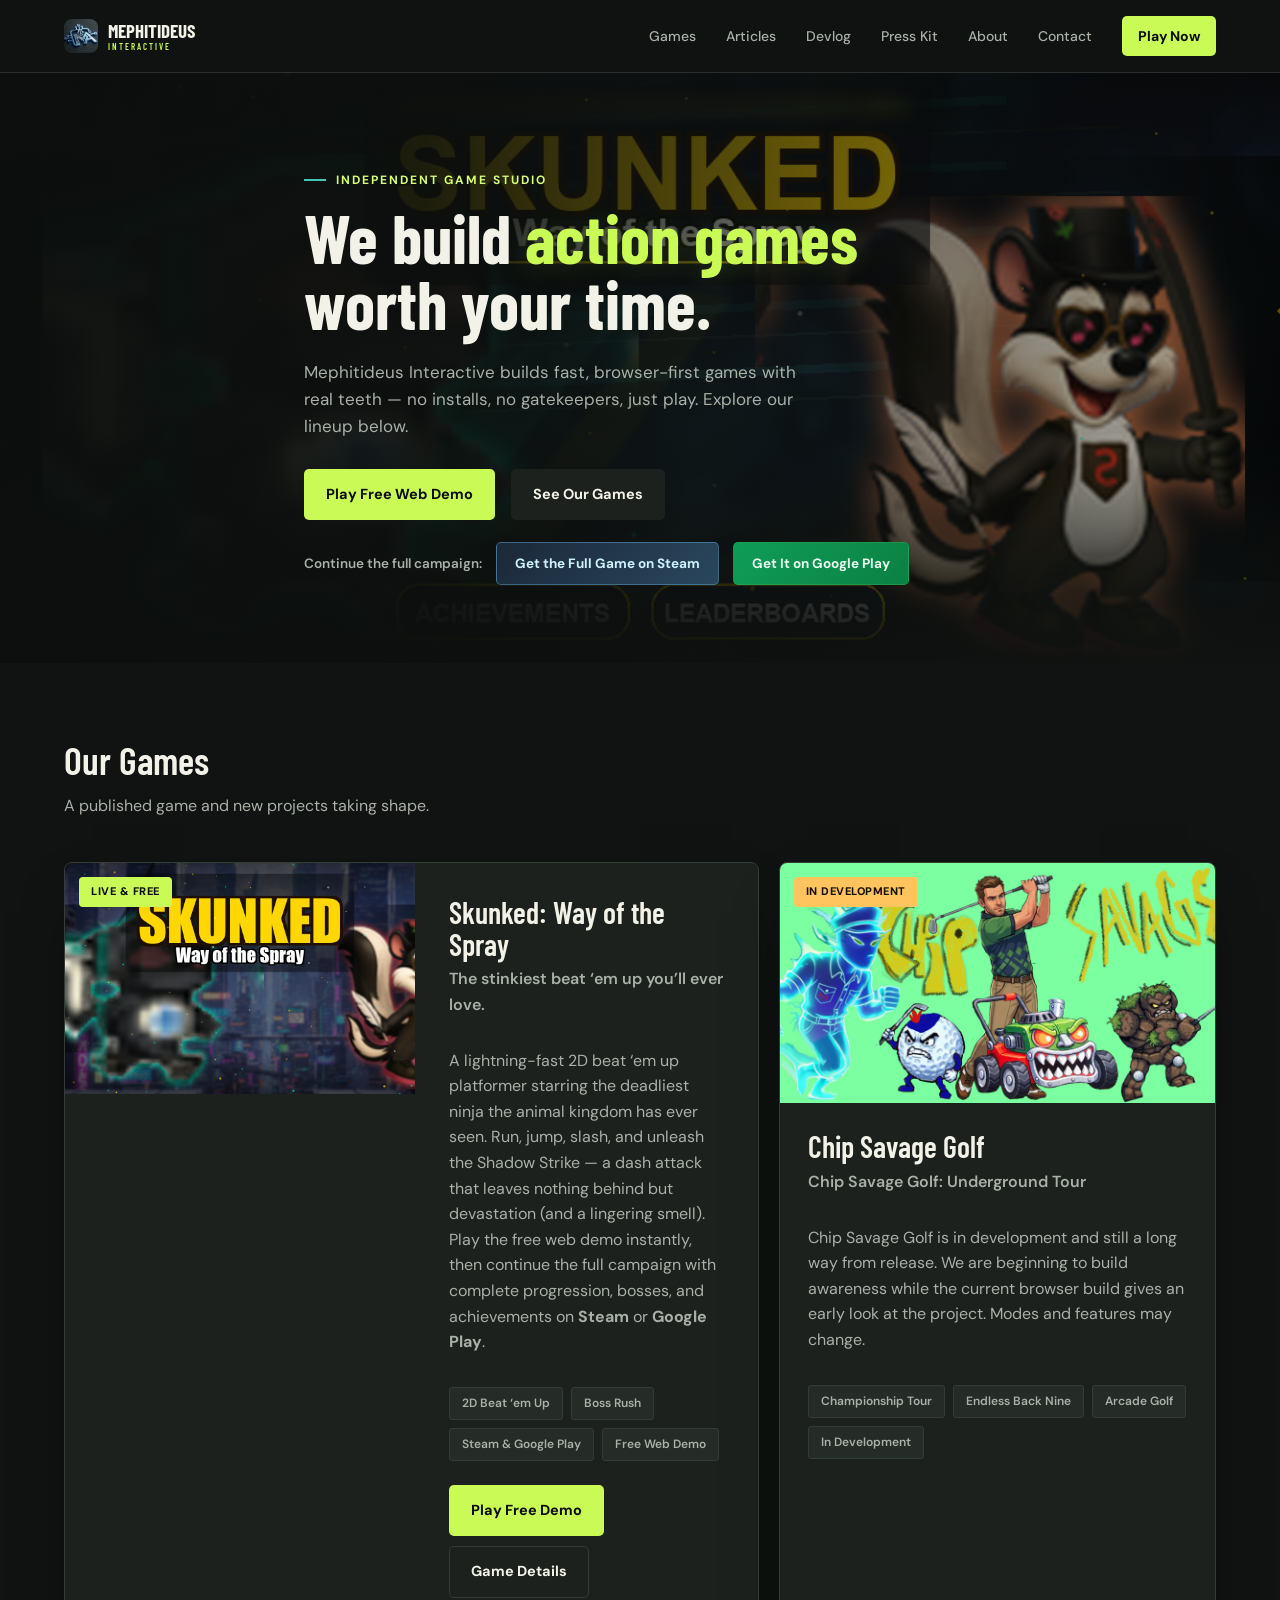
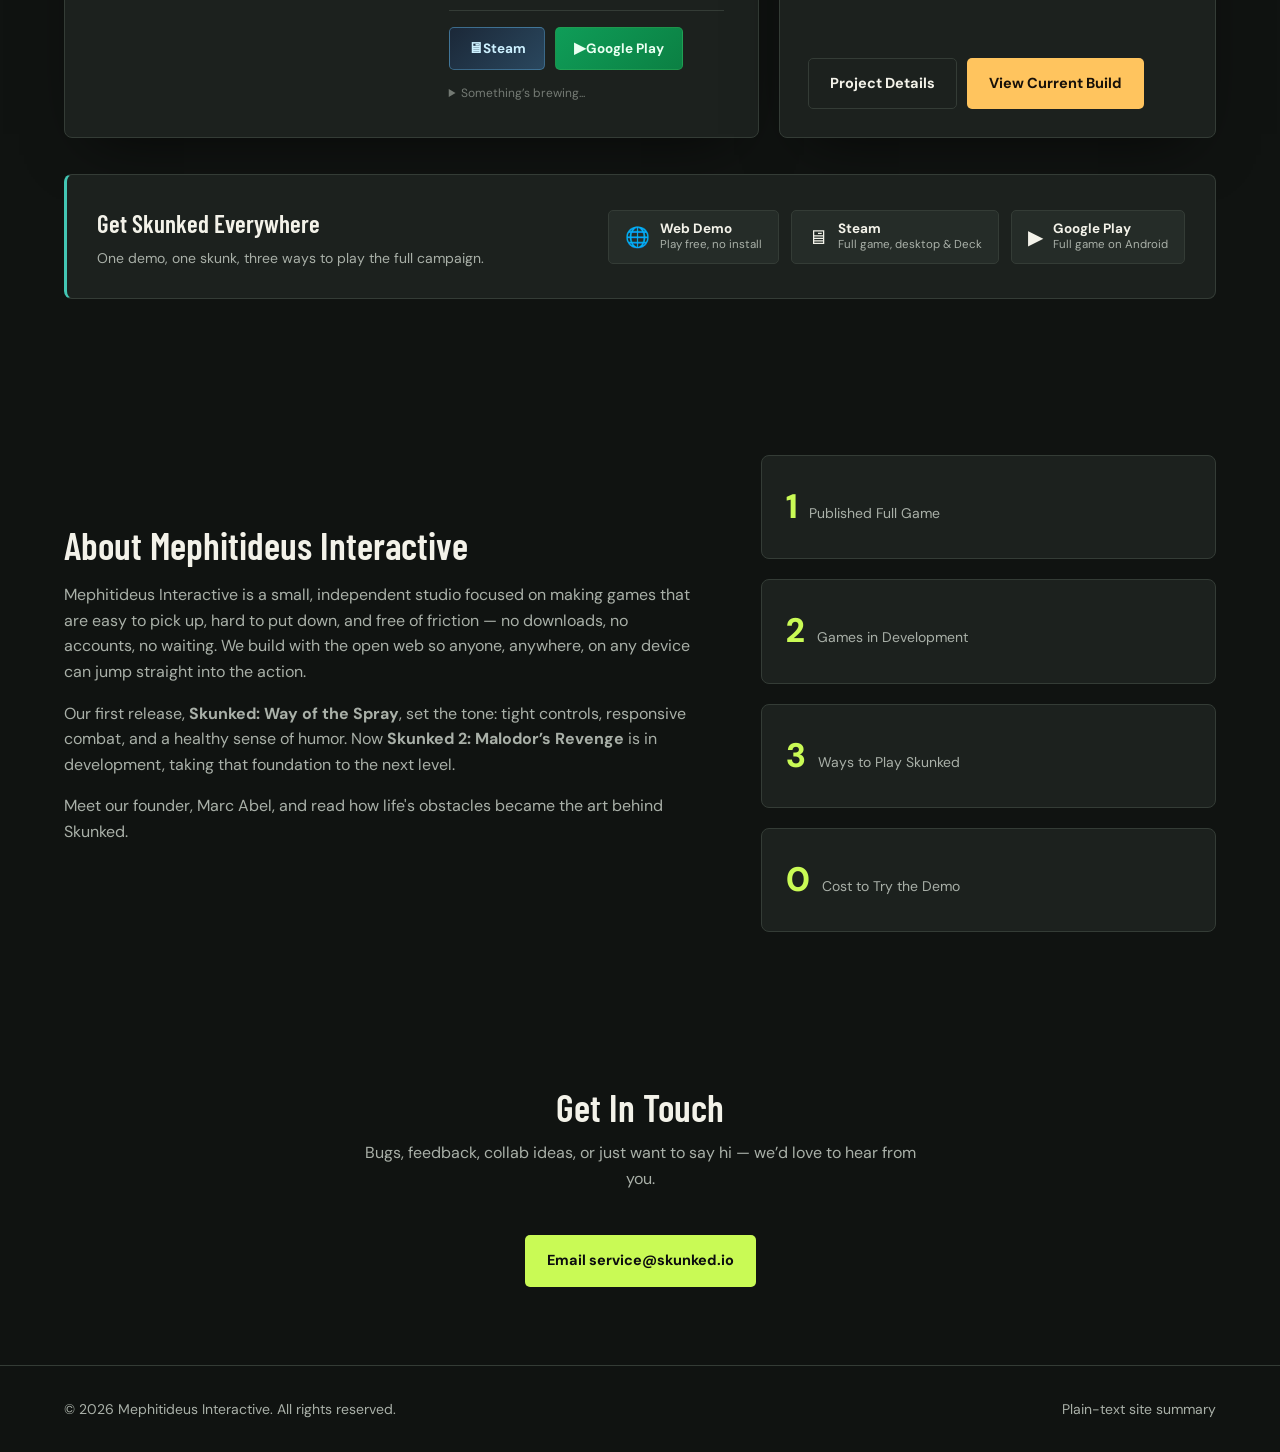
<file: index.html>
<!DOCTYPE html>
<html lang="en">
<head>
  <meta charset="UTF-8">
  <meta name="viewport" content="width=device-width, initial-scale=1.0">
  <title>Mephitideus Interactive | Indie Game Studio</title>
  <meta name="description" content="Mephitideus Interactive makes browser-first action games. Play Skunked free online, then get the full campaign on Steam or Google Play.">
  <meta name="theme-color" content="#101311">
  <meta name="robots" content="max-image-preview:large">
  <link rel="canonical" href="https://www.mephitideus.com/">
  <link rel="icon" href="assets/images/favicon.svg" type="image/svg+xml">
  <link rel="icon" href="assets/images/maskable-icon-512x512.png" sizes="512x512" type="image/png">
  <link rel="apple-touch-icon" href="assets/images/maskable-icon-512x512.png">
  <link rel="preconnect" href="https://fonts.googleapis.com">
  <link rel="preconnect" href="https://fonts.gstatic.com" crossorigin>
  <link href="https://fonts.googleapis.com/css2?family=Barlow+Condensed:wght@500;600;700;800&family=DM+Sans:wght@400;500;600;700&display=swap" rel="stylesheet">
  <link rel="stylesheet" href="css/styles.css">
  <script defer data-domain="www.mephitideus.com" src="https://plausible.io/js/script.js"></script>

  <!-- Open Graph / social sharing -->
  <meta property="og:type" content="website">
  <meta property="og:site_name" content="Mephitideus Interactive">
  <meta property="og:locale" content="en_US">
  <meta property="og:title" content="Mephitideus Interactive | Free Browser Action Games">
  <meta property="og:description" content="Play Skunked free in your browser, then get the full ninja-skunk beat 'em up on Steam or Google Play.">
  <meta property="og:url" content="https://www.mephitideus.com/">
  <meta property="og:image" content="https://www.mephitideus.com/assets/images/main_capsule_1232x706.png">
  <meta property="og:image:alt" content="Skunked: Way of the Spray game artwork">
  <meta name="twitter:card" content="summary_large_image">
  <meta name="twitter:title" content="Mephitideus Interactive | Free Browser Action Games">
  <meta name="twitter:description" content="Play Skunked free in your browser, then get the full ninja-skunk beat 'em up on Steam or Google Play.">
  <meta name="twitter:image" content="https://www.mephitideus.com/assets/images/main_capsule_1232x706.png">
  <meta name="twitter:image:alt" content="Skunked: Way of the Spray game artwork">

  <!-- Structured data: helps search engines link this site to its Steam & Google Play listings -->
  <script type="application/ld+json">
  {
    "@context": "https://schema.org",
    "@type": "Organization",
    "@id": "https://www.mephitideus.com/#organization",
    "name": "Mephitideus Interactive",
    "url": "https://www.mephitideus.com/",
    "logo": "https://www.mephitideus.com/assets/images/logo.png",
    "description": "An independent game studio focused on approachable action games and browser-first experiences.",
    "email": "service@skunked.io"
  }
  </script>
  <script type="application/ld+json">
  {
    "@context": "https://schema.org",
    "@type": "WebSite",
    "@id": "https://www.mephitideus.com/#website",
    "name": "Mephitideus Interactive",
    "url": "https://www.mephitideus.com/",
    "publisher": { "@id": "https://www.mephitideus.com/#organization" }
  }
  </script>
  <script type="application/ld+json">
  {
    "@context": "https://schema.org",
    "@type": "VideoGame",
    "@id": "https://www.mephitideus.com/chip-savage.html#game",
    "name": "Chip Savage Golf: Underground Tour",
    "description": "An in-development browser golf action game where Chip fights through outlaw courses, collects Golden Cups, and takes on the Underground Tour.",
    "url": "https://www.mephitideus.com/chip-savage.html",
    "image": "https://www.mephitideus.com/assets/images/feature_art_chip.png",
    "sameAs": "https://chipsavage.com/",
    "genre": ["Arcade", "Sports", "Action"],
    "gamePlatform": "Web browser",
    "publisher": { "@id": "https://www.mephitideus.com/#organization" }
  }
  </script>
  <script type="application/ld+json">
  {
    "@context": "https://schema.org",
    "@type": "VideoGame",
    "@id": "https://www.mephitideus.com/skunked.html#game",
    "name": "Skunked: Way of the Spray",
    "description": "A fast 2D beat 'em up platformer starring a ninja skunk. Free web demo, full campaign on Steam and Google Play.",
    "url": "https://www.mephitideus.com/skunked.html",
    "image": "https://www.mephitideus.com/assets/images/main_capsule_1232x706.png",
    "genre": ["Beat 'em up", "Action", "Platformer"],
    "gamePlatform": ["Web Browser", "PC", "Steam Deck", "Android"],
    "publisher": { "@id": "https://www.mephitideus.com/#organization" },
    "subjectOf": {
      "@type": "CreativeWork",
      "name": "Skunked: Way of the Spray Strategy Guide",
      "url": "https://skunked.io/guide"
    },
    "sameAs": [
      "https://skunked.io/",
      "https://store.steampowered.com/app/4815180/",
      "https://play.google.com/store/apps/details?id=com.skunksquad.skunkfu"
    ]
  }
  </script>
</head>
<body>

  <header class="site-header" id="top">
    <div class="container header-inner">
      <a class="logo" href="#top">
        <img class="logo-img" src="assets/images/logo.png" alt="">
        <span class="logo-text">MEPHITIDEUS<span class="logo-sub">INTERACTIVE</span></span>
      </a>

      <nav class="site-nav" id="site-nav">
        <a href="#games">Games</a>
        <a href="articles/index.html">Articles</a>
        <a href="devlog/">Devlog</a>
        <a href="press-kit.html">Press Kit</a>
        <a href="#about">About</a>
        <a href="#contact">Contact</a>
        <a class="nav-cta" href="https://skunked.io/" target="_blank" rel="noopener">Play Now</a>
      </nav>

      <button class="nav-toggle" id="nav-toggle" aria-label="Toggle menu" aria-expanded="false" aria-controls="site-nav">
        <span></span><span></span><span></span>
      </button>
    </div>
  </header>

  <main>
    <!-- HERO -->
    <section class="hero">
        <div class="hero-art" aria-hidden="true">
          <img src="assets/images/feature-graphic-1024x500.png" alt="" width="1024" height="500" fetchpriority="high">
        </div>
      <div class="container hero-inner">
          <p class="eyebrow reveal"><span class="eyebrow-mark" aria-hidden="true"></span>Independent game studio</p>
        <h1 class="reveal">We build <span class="text-accent">action games</span> worth your time.</h1>
        <p class="hero-lede reveal">
          Mephitideus Interactive builds fast, browser-first games with real teeth &mdash;
          no installs, no gatekeepers, just play. Explore our lineup below.
        </p>
        <div class="hero-actions reveal">
          <a class="btn btn-primary" href="https://skunked.io/" target="_blank" rel="noopener">Play Free Web Demo</a>
          <a class="btn btn-ghost" href="#games">See Our Games</a>
        </div>
        <div class="hero-stores reveal">
          <span class="hero-stores-label">Continue the full campaign:</span>
          <a class="btn btn-steam btn-sm" href="https://store.steampowered.com/app/4815180/" target="_blank" rel="noopener">Get the Full Game on Steam</a>
          <a class="btn btn-google btn-sm" href="https://play.google.com/store/apps/details?id=com.skunksquad.skunkfu" target="_blank" rel="noopener">Get It on Google Play</a>
        </div>
      </div>
    </section>

    <!-- GAMES SHOWCASE -->
    <section class="games" id="games">
      <div class="container">
        <h2 class="section-title reveal">Our Games</h2>
        <p class="section-sub reveal">A published game and new projects taking shape.</p>

        <div class="game-grid">
          <!-- Featured game: Skunked -->
          <article class="game-card game-card--featured reveal">
            <div class="game-card-media">
              <span class="badge badge-live">Live &amp; Free</span>
              <img class="game-card-image" src="assets/images/main_capsule_1232x706.png" alt="Skunked: Way of the Spray game artwork" width="1232" height="706" loading="lazy" decoding="async">
            </div>
            <div class="game-card-body">
              <h3>Skunked: Way of the Spray</h3>
              <p class="game-tagline">The stinkiest beat &lsquo;em up you&rsquo;ll ever love.</p>
              <p>
                A lightning-fast 2D beat &lsquo;em up platformer starring the deadliest ninja
                the animal kingdom has ever seen. Run, jump, slash, and unleash the
                Shadow Strike &mdash; a dash attack that leaves nothing behind but devastation
                (and a lingering smell). Play the free web demo instantly, then continue
                the full campaign with complete progression, bosses, and achievements on
                <strong>Steam</strong> or <strong>Google Play</strong>.
              </p>
              <ul class="game-tags">
                <li>2D Beat &lsquo;em Up</li>
                <li>Boss Rush</li>
                <li>Steam &amp; Google Play</li>
                <li>Free Web Demo</li>
              </ul>
              <div class="game-card-actions">
                <a class="btn btn-primary" href="https://skunked.io/" target="_blank" rel="noopener">Play Free Demo</a>
                <a class="btn btn-outline" href="skunked.html">Game Details</a>
              </div>
              <div class="game-card-actions game-card-actions--stores">
                <a class="btn btn-steam btn-sm" href="https://store.steampowered.com/app/4815180/" target="_blank" rel="noopener">
                  <span class="btn-icon" aria-hidden="true">&#128421;</span> Steam
                </a>
                <a class="btn btn-google btn-sm" href="https://play.google.com/store/apps/details?id=com.skunksquad.skunkfu" target="_blank" rel="noopener">
                  <span class="btn-icon" aria-hidden="true">&#9654;</span> Google Play
                </a>
              </div>
              <details class="sequel-easter-egg">
                <summary>Something&rsquo;s brewing...</summary>
                <p>Skunked 2: Malodor&rsquo;s Revenge</p>
              </details>
            </div>
          </article>

          <!-- Chip Savage Golf -->
          <article class="game-card reveal">
            <div class="game-card-media" aria-hidden="true">
              <span class="badge badge-dev">In Development</span>
              <img class="game-card-image" src="assets/images/feature_art_chip.png" alt="" width="1024" height="500" loading="lazy" decoding="async">
            </div>
            <div class="game-card-body">
              <h3>Chip Savage Golf</h3>
              <p class="game-tagline">Chip Savage Golf: Underground Tour</p>
              <p>
                Chip Savage Golf is in development and still a long way from
                release. We are beginning to build awareness while the current browser
                build gives an early look at the project. Modes and features may change.
              </p>
              <ul class="game-tags">
                <li>Championship Tour</li>
                <li>Endless Back Nine</li>
                <li>Arcade Golf</li>
                <li>In Development</li>
              </ul>
              <div class="game-card-actions">
                <a class="btn btn-outline" href="chip-savage.html">Project Details</a>
                <a class="btn btn-chip" href="https://chipsavage.com/" target="_blank" rel="noopener">View Current Build</a>
              </div>
            </div>
          </article>
        </div>

        <!-- Where to Play -->
        <div class="store-band reveal">
          <div class="store-band-copy">
            <h3>Get Skunked Everywhere</h3>
            <p>One demo, one skunk, three ways to play the full campaign.</p>
          </div>
          <div class="store-band-links">
            <a class="store-pill store-pill--web" href="https://skunked.io/" target="_blank" rel="noopener">
              <span class="store-pill-icon" aria-hidden="true">&#127760;</span>
              <span class="store-pill-text"><strong>Web Demo</strong><span>Play free, no install</span></span>
            </a>
            <a class="store-pill store-pill--steam" href="https://store.steampowered.com/app/4815180/" target="_blank" rel="noopener">
              <span class="store-pill-icon" aria-hidden="true">&#128421;</span>
              <span class="store-pill-text"><strong>Steam</strong><span>Full game, desktop &amp; Deck</span></span>
            </a>
            <a class="store-pill store-pill--google" href="https://play.google.com/store/apps/details?id=com.skunksquad.skunkfu" target="_blank" rel="noopener">
              <span class="store-pill-icon" aria-hidden="true">&#9654;</span>
              <span class="store-pill-text"><strong>Google Play</strong><span>Full game on Android</span></span>
            </a>
          </div>
        </div>
      </div>
    </section>

    <!-- ABOUT -->
    <section class="about" id="about">
      <div class="container about-inner">
        <div class="about-copy reveal">
          <h2 class="section-title">About Mephitideus Interactive</h2>
          <p>
            Mephitideus Interactive is a small, independent studio focused on
            making games that are easy to pick up, hard to put down, and free
            of friction &mdash; no downloads, no accounts, no waiting. We build
            with the open web so anyone, anywhere, on any device can jump
            straight into the action.
          </p>
          <p>
            Our first release, <strong>Skunked: Way of the Spray</strong>, set the
            tone: tight controls, responsive combat, and a healthy sense of
            humor. Now <strong>Skunked 2: Malodor&rsquo;s Revenge</strong> is in
            development, taking that foundation to the next level.
          </p>
          <p>
            <a href="articles/about-marc-abel.html">Meet our founder, Marc Abel</a>,
            and read how life's obstacles became the art behind Skunked.
          </p>
        </div>
        <div class="about-stats reveal">
          <div class="stat">
            <span class="stat-num">1</span>
            <span class="stat-label">Published Full Game</span>
          </div>
          <div class="stat">
            <span class="stat-num">2</span>
            <span class="stat-label">Games in Development</span>
          </div>
          <div class="stat">
            <span class="stat-num">3</span>
            <span class="stat-label">Ways to Play Skunked</span>
          </div>
          <div class="stat">
            <span class="stat-num">0</span>
            <span class="stat-label">Cost to Try the Demo</span>
          </div>
        </div>
      </div>
    </section>

    <!-- CONTACT -->
    <section class="contact" id="contact">
      <div class="container contact-inner reveal">
        <h2 class="section-title">Get In Touch</h2>
        <p class="section-sub">
          Bugs, feedback, collab ideas, or just want to say hi &mdash; we&rsquo;d love to hear from you.
        </p>
        <a class="btn btn-primary" href="mailto:service@skunked.io">Email service@skunked.io</a>
      </div>
    </section>
  </main>

  <footer class="site-footer">
    <div class="container footer-inner">
      <span>&copy; <span id="year"></span> Mephitideus Interactive. All rights reserved.</span>
      <a href="llms.txt">Plain-text site summary</a>
    </div>
  </footer>

  <script src="js/main.js"></script>
</body>
</html>
</file>
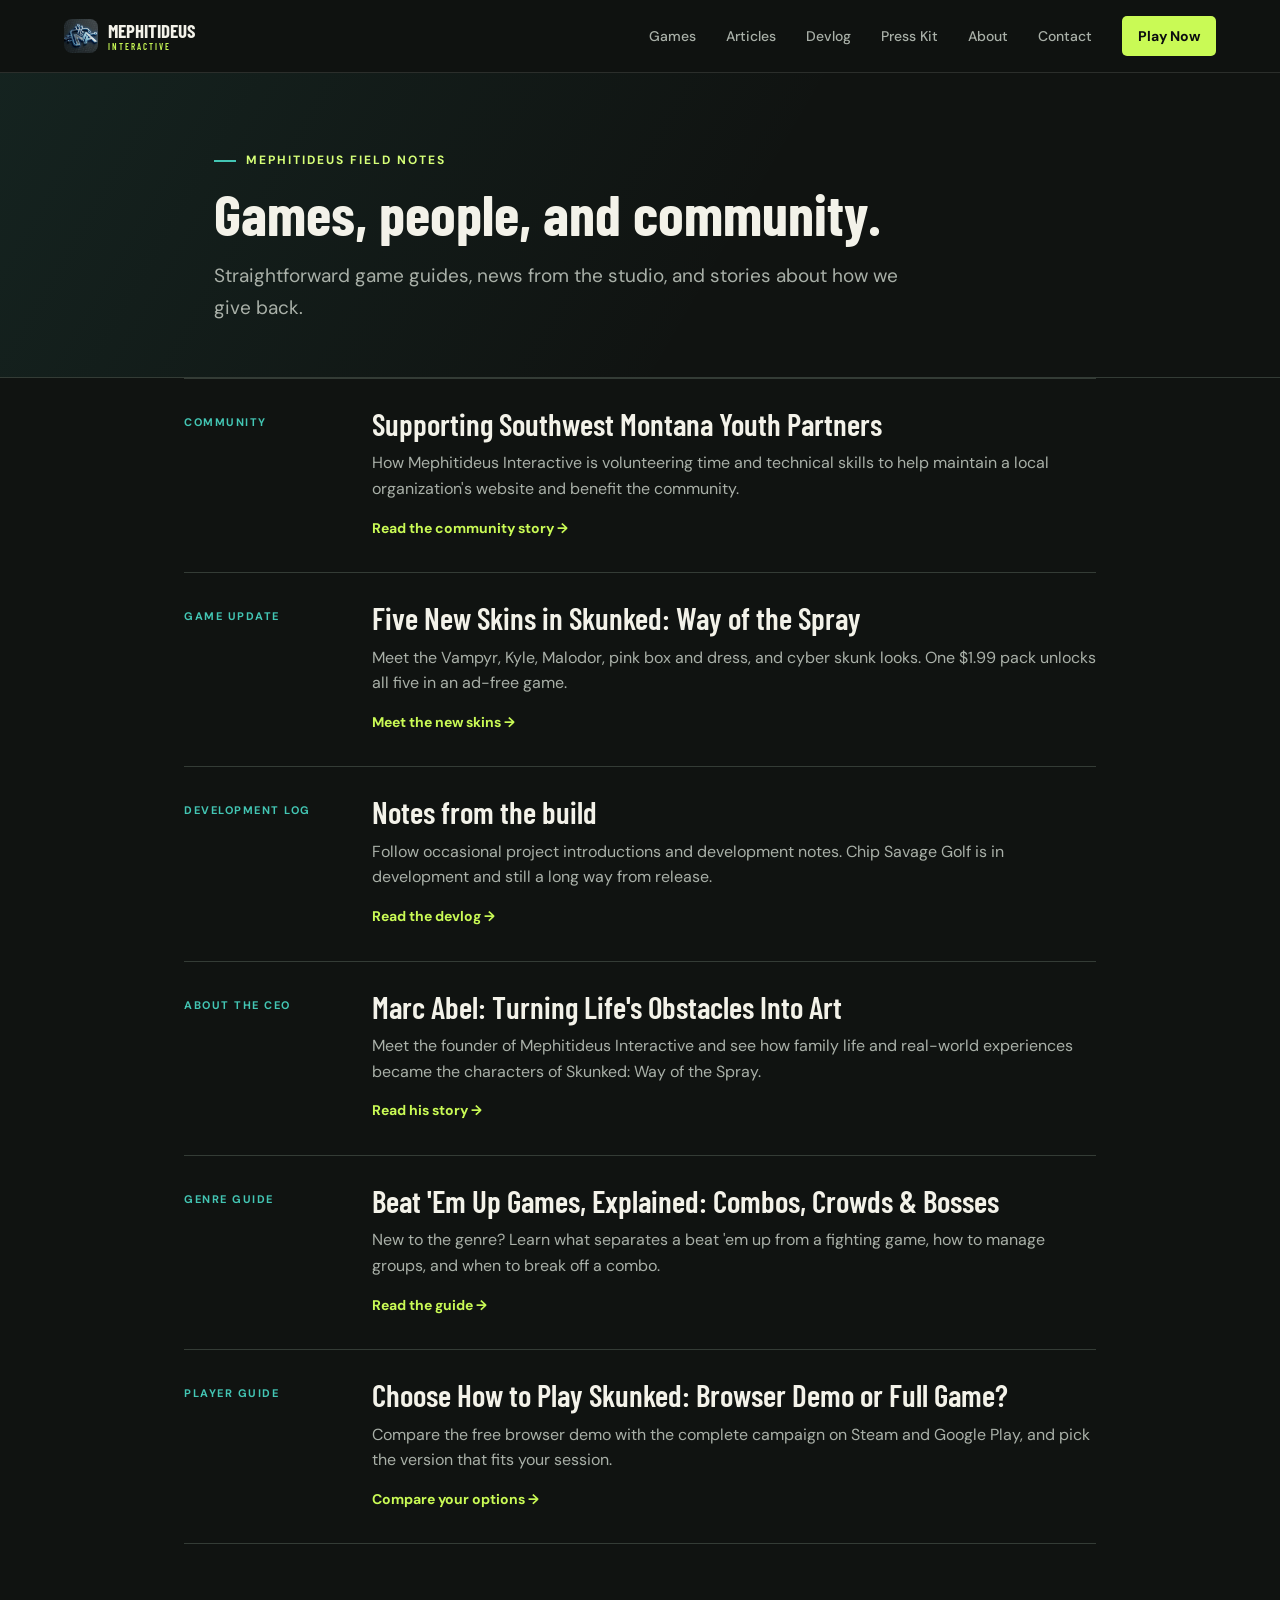
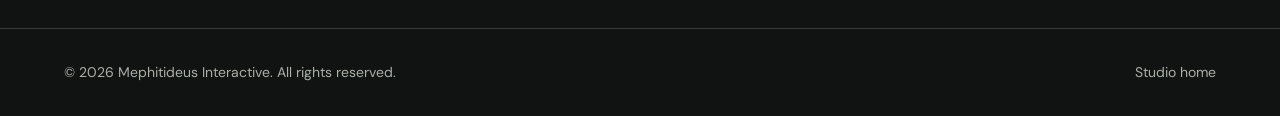
<file: articles/index.html>
<!DOCTYPE html>
<html lang="en">
<head>
  <meta charset="UTF-8">
  <meta name="viewport" content="width=device-width, initial-scale=1.0">
  <title>Field Notes | Mephitideus Interactive</title>
  <meta name="description" content="Game guides, studio updates, and community stories from Mephitideus Interactive.">
  <meta name="theme-color" content="#101311">
  <meta name="robots" content="max-image-preview:large">
  <link rel="canonical" href="https://www.mephitideus.com/articles/">
  <link rel="icon" href="../assets/images/favicon.svg" type="image/svg+xml">
  <link rel="preconnect" href="https://fonts.googleapis.com">
  <link rel="preconnect" href="https://fonts.gstatic.com" crossorigin>
  <link href="https://fonts.googleapis.com/css2?family=Barlow+Condensed:wght@500;600;700;800&family=DM+Sans:wght@400;500;600;700&display=swap" rel="stylesheet">
  <link rel="stylesheet" href="../css/styles.css">
  <script defer data-domain="www.mephitideus.com" src="https://plausible.io/js/script.js"></script>
  <meta property="og:type" content="website">
  <meta property="og:site_name" content="Mephitideus Interactive">
  <meta property="og:title" content="Field Notes | Mephitideus Interactive">
  <meta property="og:description" content="Game guides, studio updates, and community stories from Mephitideus Interactive.">
  <meta property="og:url" content="https://www.mephitideus.com/articles/">
  <meta property="og:image" content="https://www.mephitideus.com/assets/images/feature-graphic-1024x500.png">
  <meta property="og:image:alt" content="Skunked: Way of the Spray logo and ninja skunk character">
  <meta name="twitter:card" content="summary_large_image">
  <meta name="twitter:title" content="Field Notes | Mephitideus Interactive">
  <meta name="twitter:description" content="Game guides, studio updates, and community stories from Mephitideus Interactive.">
  <meta name="twitter:image" content="https://www.mephitideus.com/assets/images/feature-graphic-1024x500.png">
  <meta name="twitter:image:alt" content="Skunked: Way of the Spray logo and ninja skunk character">
  <script type="application/ld+json">
  {
    "@context": "https://schema.org",
    "@type": "CollectionPage",
    "name": "Field Notes",
    "url": "https://www.mephitideus.com/articles/",
    "publisher": { "@id": "https://www.mephitideus.com/#organization" },
    "mainEntity": {
      "@type": "ItemList",
      "itemListElement": [
        { "@type": "ListItem", "position": 1, "name": "Five New Skins in Skunked: Way of the Spray", "url": "https://www.mephitideus.com/articles/new-skunked-skins.html" },
        { "@type": "ListItem", "position": 2, "name": "Beat 'Em Up Games, Explained", "url": "https://www.mephitideus.com/articles/beat-em-up-games.html" },
        { "@type": "ListItem", "position": 3, "name": "Choose How to Play Skunked", "url": "https://www.mephitideus.com/articles/choose-how-to-play-skunked.html" },
        { "@type": "ListItem", "position": 4, "name": "About Marc Abel", "url": "https://www.mephitideus.com/articles/about-marc-abel.html" },
        { "@type": "ListItem", "position": 5, "name": "Supporting Southwest Montana Youth Partners", "url": "https://www.mephitideus.com/articles/supporting-southwest-montana-youth-partners.html" }
      ]
    }
  }
  </script>
  <script type="application/ld+json">
  {
    "@context": "https://schema.org",
    "@graph": [
      {
        "@type": "Organization",
        "@id": "https://www.mephitideus.com/#organization",
        "name": "Mephitideus Interactive",
        "url": "https://www.mephitideus.com/",
        "logo": "https://www.mephitideus.com/assets/images/logo.png",
        "email": "service@skunked.io"
      },
      {
        "@type": "BreadcrumbList",
        "itemListElement": [
          { "@type": "ListItem", "position": 1, "name": "Home", "item": "https://www.mephitideus.com/" },
          { "@type": "ListItem", "position": 2, "name": "Field Notes", "item": "https://www.mephitideus.com/articles/" }
        ]
      }
    ]
  }
  </script>
</head>
<body>
  <header class="site-header" id="top">
    <div class="container header-inner">
      <a class="logo" href="../index.html#top">
        <img class="logo-img" src="../assets/images/logo.png" alt="">
        <span class="logo-text">MEPHITIDEUS<span class="logo-sub">INTERACTIVE</span></span>
      </a>
      <nav class="site-nav" id="site-nav">
        <a href="../index.html#games">Games</a>
        <a href="index.html" aria-current="page">Articles</a>
        <a href="../devlog/">Devlog</a>
        <a href="../press-kit.html">Press Kit</a>
        <a href="../index.html#about">About</a>
        <a href="../index.html#contact">Contact</a>
        <a class="nav-cta" href="https://skunked.io/" target="_blank" rel="noopener">Play Now</a>
      </nav>
      <button class="nav-toggle" id="nav-toggle" aria-label="Toggle menu" aria-expanded="false" aria-controls="site-nav">
        <span></span><span></span><span></span>
      </button>
    </div>
  </header>

  <main>
    <section class="article-index-hero">
      <div class="container article-index-inner">
        <p class="eyebrow"><span class="eyebrow-mark" aria-hidden="true"></span>Mephitideus field notes</p>
        <h1>Games, people, and community.</h1>
        <p class="article-dek">Straightforward game guides, news from the studio, and stories about how we give back.</p>
      </div>
    </section>

    <section class="article-index-section">
      <div class="container article-index-list">
        <article class="note-card">
          <p class="note-category">Community</p>
          <div>
            <h2><a href="supporting-southwest-montana-youth-partners.html">Supporting Southwest Montana Youth Partners</a></h2>
            <p>How Mephitideus Interactive is volunteering time and technical skills to help maintain a local organization's website and benefit the community.</p>
            <a class="article-read-link" href="supporting-southwest-montana-youth-partners.html">Read the community story <span aria-hidden="true">&rarr;</span></a>
          </div>
        </article>
        <article class="note-card">
          <p class="note-category">Game update</p>
          <div>
            <h2><a href="new-skunked-skins.html">Five New Skins in Skunked: Way of the Spray</a></h2>
            <p>Meet the Vampyr, Kyle, Malodor, pink box and dress, and cyber skunk looks. One $1.99 pack unlocks all five in an ad-free game.</p>
            <a class="article-read-link" href="new-skunked-skins.html">Meet the new skins <span aria-hidden="true">&rarr;</span></a>
          </div>
        </article>
        <article class="note-card">
          <p class="note-category">Development log</p>
          <div>
            <h2><a href="../devlog/">Notes from the build</a></h2>
            <p>Follow occasional project introductions and development notes. Chip Savage Golf is in development and still a long way from release.</p>
            <a class="article-read-link" href="../devlog/">Read the devlog <span aria-hidden="true">&rarr;</span></a>
          </div>
        </article>
        <article class="note-card">
          <p class="note-category">About the CEO</p>
          <div>
            <h2><a href="about-marc-abel.html">Marc Abel: Turning Life's Obstacles Into Art</a></h2>
            <p>Meet the founder of Mephitideus Interactive and see how family life and real-world experiences became the characters of Skunked: Way of the Spray.</p>
            <a class="article-read-link" href="about-marc-abel.html">Read his story <span aria-hidden="true">&rarr;</span></a>
          </div>
        </article>
        <article class="note-card">
          <p class="note-category">Genre guide</p>
          <div>
            <h2><a href="beat-em-up-games.html">Beat 'Em Up Games, Explained: Combos, Crowds &amp; Bosses</a></h2>
            <p>New to the genre? Learn what separates a beat 'em up from a fighting game, how to manage groups, and when to break off a combo.</p>
            <a class="article-read-link" href="beat-em-up-games.html">Read the guide <span aria-hidden="true">&rarr;</span></a>
          </div>
        </article>
        <article class="note-card">
          <p class="note-category">Player guide</p>
          <div>
            <h2><a href="choose-how-to-play-skunked.html">Choose How to Play Skunked: Browser Demo or Full Game?</a></h2>
            <p>Compare the free browser demo with the complete campaign on Steam and Google Play, and pick the version that fits your session.</p>
            <a class="article-read-link" href="choose-how-to-play-skunked.html">Compare your options <span aria-hidden="true">&rarr;</span></a>
          </div>
        </article>
      </div>
    </section>
  </main>

  <footer class="site-footer">
    <div class="container footer-inner">
      <span>&copy; <span id="year"></span> Mephitideus Interactive. All rights reserved.</span>
      <a href="../index.html">Studio home</a>
    </div>
  </footer>
  <script src="../js/main.js"></script>
</body>
</html>
</file>
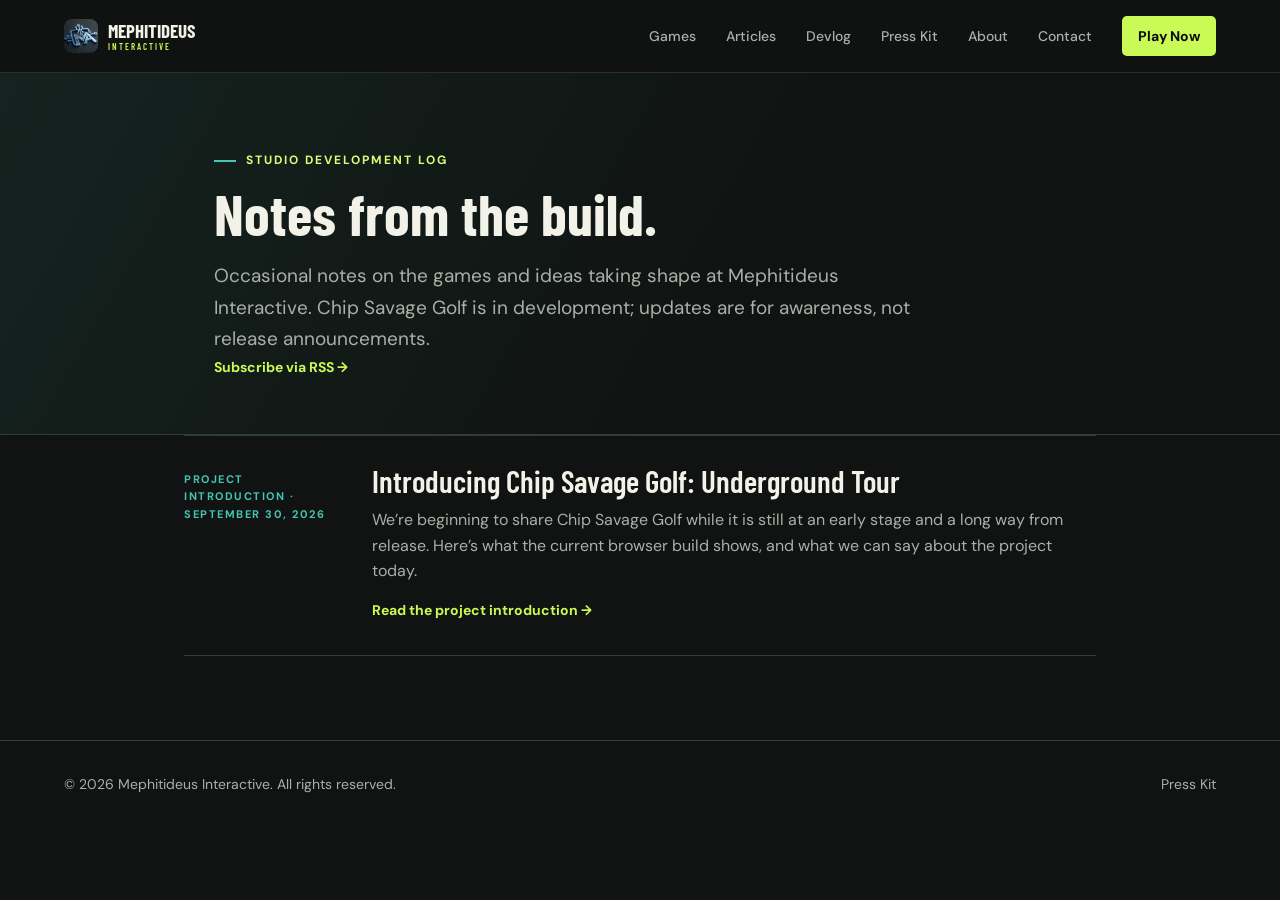
<file: devlog/index.html>
<!DOCTYPE html>
<html lang="en">
<head>
  <meta charset="UTF-8">
  <meta name="viewport" content="width=device-width, initial-scale=1.0">
  <title>Development Log | Mephitideus Interactive</title>
  <meta name="description" content="Development notes and project updates from Mephitideus Interactive, including early looks at Chip Savage Golf: Underground Tour.">
  <meta name="theme-color" content="#101311">
  <meta name="robots" content="max-image-preview:large">
  <link rel="canonical" href="https://www.mephitideus.com/devlog/">
  <link rel="alternate" type="application/rss+xml" title="Mephitideus Interactive Devlog" href="https://www.mephitideus.com/devlog/feed.xml">
  <link rel="icon" href="../assets/images/favicon.svg" type="image/svg+xml">
  <link rel="preconnect" href="https://fonts.googleapis.com">
  <link rel="preconnect" href="https://fonts.gstatic.com" crossorigin>
  <link href="https://fonts.googleapis.com/css2?family=Barlow+Condensed:wght@500;600;700;800&family=DM+Sans:wght@400;500;600;700&display=swap" rel="stylesheet">
  <link rel="stylesheet" href="../css/styles.css">
  <script defer data-domain="www.mephitideus.com" src="https://plausible.io/js/script.js"></script>
  <meta property="og:type" content="website">
  <meta property="og:site_name" content="Mephitideus Interactive">
  <meta property="og:title" content="Development Log | Mephitideus Interactive">
  <meta property="og:description" content="Development notes and project updates from Mephitideus Interactive.">
  <meta property="og:url" content="https://www.mephitideus.com/devlog/">
  <meta property="og:image" content="https://www.mephitideus.com/assets/images/feature-graphic-1024x500.png">
  <meta property="og:image:alt" content="Skunked: Way of the Spray logo and ninja skunk character">
  <meta name="twitter:card" content="summary_large_image">
  <meta name="twitter:title" content="Development Log | Mephitideus Interactive">
  <meta name="twitter:description" content="Development notes and project updates from Mephitideus Interactive.">
  <meta name="twitter:image" content="https://www.mephitideus.com/assets/images/feature-graphic-1024x500.png">
  <meta name="twitter:image:alt" content="Skunked: Way of the Spray logo and ninja skunk character">
  <script type="application/ld+json">
  {
    "@context": "https://schema.org",
    "@type": "Blog",
    "name": "Mephitideus Interactive Development Log",
    "url": "https://www.mephitideus.com/devlog/",
    "publisher": { "@id": "https://www.mephitideus.com/#organization" },
    "blogPost": {
      "@type": "BlogPosting",
      "@id": "https://www.mephitideus.com/devlog/introducing-chip-savage.html#article",
      "headline": "Introducing Chip Savage Golf: Underground Tour",
      "url": "https://www.mephitideus.com/devlog/introducing-chip-savage.html",
      "datePublished": "2026-09-30"
    }
  }
  </script>
  <script type="application/ld+json">
  {
    "@context": "https://schema.org",
    "@graph": [
      {
        "@type": "Organization",
        "@id": "https://www.mephitideus.com/#organization",
        "name": "Mephitideus Interactive",
        "url": "https://www.mephitideus.com/",
        "logo": "https://www.mephitideus.com/assets/images/logo.png",
        "email": "service@skunked.io"
      },
      {
        "@type": "BreadcrumbList",
        "itemListElement": [
          { "@type": "ListItem", "position": 1, "name": "Home", "item": "https://www.mephitideus.com/" },
          { "@type": "ListItem", "position": 2, "name": "Development Log", "item": "https://www.mephitideus.com/devlog/" }
        ]
      }
    ]
  }
  </script>
</head>
<body>
  <header class="site-header" id="top">
    <div class="container header-inner">
      <a class="logo" href="../index.html#top">
        <img class="logo-img" src="../assets/images/logo.png" alt="">
        <span class="logo-text">MEPHITIDEUS<span class="logo-sub">INTERACTIVE</span></span>
      </a>
      <nav class="site-nav" id="site-nav">
        <a href="../index.html#games">Games</a>
        <a href="../articles/">Articles</a>
        <a href="index.html" aria-current="page">Devlog</a>
        <a href="../press-kit.html">Press Kit</a>
        <a href="../index.html#about">About</a>
        <a href="../index.html#contact">Contact</a>
        <a class="nav-cta" href="https://skunked.io/" target="_blank" rel="noopener">Play Now</a>
      </nav>
      <button class="nav-toggle" id="nav-toggle" aria-label="Toggle menu" aria-expanded="false" aria-controls="site-nav">
        <span></span><span></span><span></span>
      </button>
    </div>
  </header>

  <main>
    <section class="article-index-hero">
      <div class="container article-index-inner">
        <p class="eyebrow"><span class="eyebrow-mark" aria-hidden="true"></span>Studio development log</p>
        <h1>Notes from the build.</h1>
        <p class="article-dek">Occasional notes on the games and ideas taking shape at Mephitideus Interactive. Chip Savage Golf is in development; updates are for awareness, not release announcements.</p>
        <a class="article-read-link" href="feed.xml">Subscribe via RSS <span aria-hidden="true">&rarr;</span></a>
      </div>
    </section>

    <section class="article-index-section">
      <div class="container article-index-list">
        <article class="note-card">
          <p class="note-category">Project introduction · September 30, 2026</p>
          <div>
            <h2><a href="introducing-chip-savage.html">Introducing Chip Savage Golf: Underground Tour</a></h2>
            <p>We’re beginning to share Chip Savage Golf while it is still at an early stage and a long way from release. Here’s what the current browser build shows, and what we can say about the project today.</p>
            <a class="article-read-link" href="introducing-chip-savage.html">Read the project introduction <span aria-hidden="true">&rarr;</span></a>
          </div>
        </article>
      </div>
    </section>
  </main>

  <footer class="site-footer">
    <div class="container footer-inner">
      <span>&copy; <span id="year"></span> Mephitideus Interactive. All rights reserved.</span>
      <a href="../press-kit.html">Press Kit</a>
    </div>
  </footer>
  <script src="../js/main.js"></script>
</body>
</html>
</file>
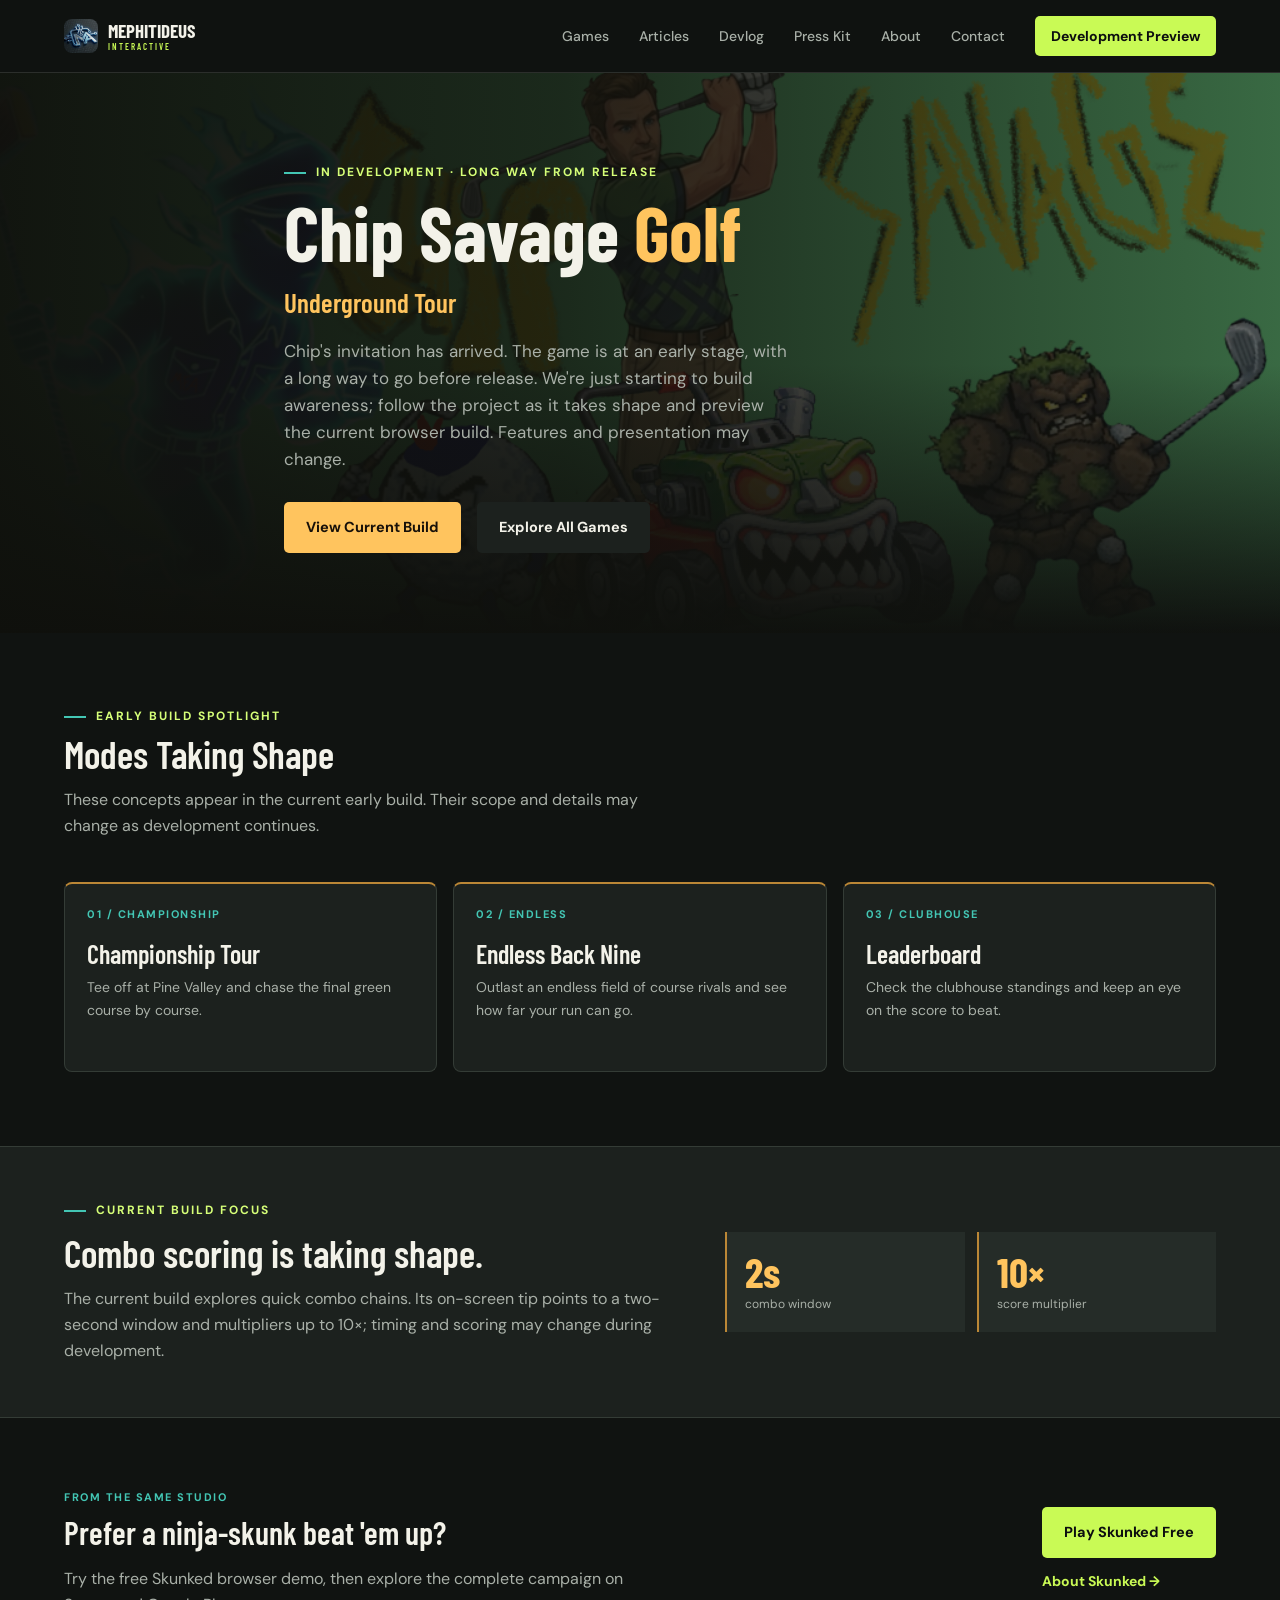
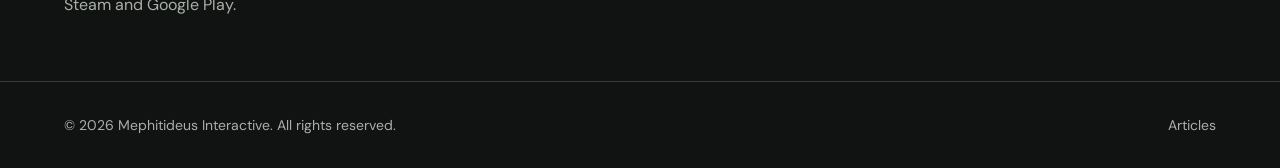
<file: chip-savage.html>
<!DOCTYPE html>
<html lang="en">
<head>
  <meta charset="UTF-8">
  <meta name="viewport" content="width=device-width, initial-scale=1.0">
  <title>Chip Savage Golf: Underground Tour | In Development</title>
  <meta name="description" content="Chip Savage Golf: Underground Tour is in development and a long way from release. Follow the project and preview its current browser build.">
  <meta name="theme-color" content="#101311">
  <meta name="robots" content="max-image-preview:large">
  <link rel="canonical" href="https://www.mephitideus.com/chip-savage.html">
  <link rel="icon" href="assets/images/favicon.svg" type="image/svg+xml">
  <link rel="preconnect" href="https://fonts.googleapis.com">
  <link rel="preconnect" href="https://fonts.gstatic.com" crossorigin>
  <link rel="preconnect" href="https://chipsavage.com">
  <link href="https://fonts.googleapis.com/css2?family=Barlow+Condensed:wght@500;600;700;800&family=DM+Sans:wght@400;500;600;700&display=swap" rel="stylesheet">
  <link rel="stylesheet" href="css/styles.css">
  <script defer data-domain="www.mephitideus.com" src="https://plausible.io/js/script.js"></script>
  <meta property="og:type" content="website">
  <meta property="og:site_name" content="Mephitideus Interactive">
  <meta property="og:title" content="Chip Savage Golf: Underground Tour | In Development">
  <meta property="og:description" content="An arcade-golf action game in development and a long way from release. Follow the project and preview its current browser build.">
  <meta property="og:url" content="https://www.mephitideus.com/chip-savage.html">
  <meta property="og:image" content="https://www.mephitideus.com/assets/images/feature_art_chip.png">
  <meta property="og:image:alt" content="Chip Savage Golf: Underground Tour game artwork">
  <meta name="twitter:card" content="summary_large_image">
  <meta name="twitter:title" content="Chip Savage Golf: Underground Tour | In Development">
  <meta name="twitter:description" content="An arcade-golf action game in development and a long way from release. Follow the project and preview its current browser build.">
  <meta name="twitter:image" content="https://www.mephitideus.com/assets/images/feature_art_chip.png">
  <meta name="twitter:image:alt" content="Chip Savage Golf: Underground Tour game artwork">
  <script type="application/ld+json">
  {
    "@context": "https://schema.org",
    "@type": "VideoGame",
    "@id": "https://www.mephitideus.com/chip-savage.html#game",
    "name": "Chip Savage Golf: Underground Tour",
    "description": "A browser golf action game in development, still a long way from release, where Chip fights through outlaw courses and takes on the Underground Tour.",
    "url": "https://www.mephitideus.com/chip-savage.html",
    "image": "https://www.mephitideus.com/assets/images/feature_art_chip.png",
    "genre": ["Arcade", "Sports", "Action"],
    "gamePlatform": "Web browser",
    "publisher": { "@id": "https://www.mephitideus.com/#organization" },
    "sameAs": "https://chipsavage.com/"
  }
  </script>
  <script type="application/ld+json">
  {
    "@context": "https://schema.org",
    "@graph": [
      {
        "@type": "Organization",
        "@id": "https://www.mephitideus.com/#organization",
        "name": "Mephitideus Interactive",
        "url": "https://www.mephitideus.com/",
        "logo": "https://www.mephitideus.com/assets/images/logo.png",
        "email": "service@skunked.io"
      },
      {
        "@type": "BreadcrumbList",
        "itemListElement": [
          { "@type": "ListItem", "position": 1, "name": "Home", "item": "https://www.mephitideus.com/" },
          { "@type": "ListItem", "position": 2, "name": "Chip Savage Golf: Underground Tour", "item": "https://www.mephitideus.com/chip-savage.html" }
        ]
      }
    ]
  }
  </script>
</head>
<body>
  <header class="site-header" id="top">
    <div class="container header-inner">
      <a class="logo" href="index.html#top">
        <img class="logo-img" src="assets/images/logo.png" alt="">
        <span class="logo-text">MEPHITIDEUS<span class="logo-sub">INTERACTIVE</span></span>
      </a>
      <nav class="site-nav" id="site-nav">
        <a href="index.html#games">Games</a>
        <a href="articles/">Articles</a>
        <a href="devlog/">Devlog</a>
        <a href="press-kit.html">Press Kit</a>
        <a href="index.html#about">About</a>
        <a href="index.html#contact">Contact</a>
        <a class="nav-cta" href="https://chipsavage.com/" target="_blank" rel="noopener">Development Preview</a>
      </nav>
      <button class="nav-toggle" id="nav-toggle" aria-label="Toggle menu" aria-expanded="false" aria-controls="site-nav">
        <span></span><span></span><span></span>
      </button>
    </div>
  </header>

  <main>
    <section class="chip-hero">
      <div class="chip-course-art" aria-hidden="true">
        <img src="assets/images/feature_art_chip.png" alt="" width="1024" height="500" fetchpriority="high">
      </div>
      <div class="container chip-hero-inner">
        <p class="eyebrow"><span class="eyebrow-mark" aria-hidden="true"></span>In development · long way from release</p>
        <h1>Chip Savage <span>Golf</span></h1>
        <p class="chip-tour-title">Underground Tour</p>
        <p class="hero-lede">Chip's invitation has arrived. The game is at an early stage, with a long way to go before release. We're just starting to build awareness; follow the project as it takes shape and preview the current browser build. Features and presentation may change.</p>
        <div class="hero-actions">
          <a class="btn btn-chip" href="https://chipsavage.com/" target="_blank" rel="noopener">View Current Build</a>
          <a class="btn btn-ghost" href="index.html#games">Explore All Games</a>
        </div>
      </div>
    </section>

    <section class="chip-modes">
      <div class="container">
        <p class="eyebrow"><span class="eyebrow-mark" aria-hidden="true"></span>Early build spotlight</p>
        <h2 class="section-title">Modes Taking Shape</h2>
        <p class="section-sub">These concepts appear in the current early build. Their scope and details may change as development continues.</p>
        <div class="chip-mode-grid">
          <article class="chip-mode">
            <p class="note-category">01 / Championship</p>
            <h3>Championship Tour</h3>
            <p>Tee off at Pine Valley and chase the final green course by course.</p>
          </article>
          <article class="chip-mode">
            <p class="note-category">02 / Endless</p>
            <h3>Endless Back Nine</h3>
            <p>Outlast an endless field of course rivals and see how far your run can go.</p>
          </article>
          <article class="chip-mode">
            <p class="note-category">03 / Clubhouse</p>
            <h3>Leaderboard</h3>
            <p>Check the clubhouse standings and keep an eye on the score to beat.</p>
          </article>
        </div>
      </div>
    </section>

    <section class="chip-scoring">
      <div class="container chip-scoring-inner">
        <div>
          <p class="eyebrow"><span class="eyebrow-mark" aria-hidden="true"></span>Current build focus</p>
          <h2 class="section-title">Combo scoring is taking shape.</h2>
          <p>The current build explores quick combo chains. Its on-screen tip points to a two-second window and multipliers up to 10×; timing and scoring may change during development.</p>
        </div>
        <div class="chip-score-numbers" aria-label="Combo timing and maximum multiplier">
          <div><strong>2s</strong><span>combo window</span></div>
          <div><strong>10×</strong><span>score multiplier</span></div>
        </div>
      </div>
    </section>

    <section class="chip-cross-promo">
      <div class="container chip-cross-inner">
        <div>
          <p class="note-category">From the same studio</p>
          <h2>Prefer a ninja-skunk beat 'em up?</h2>
          <p>Try the free Skunked browser demo, then explore the complete campaign on Steam and Google Play.</p>
        </div>
        <div class="chip-cross-actions">
          <a class="btn btn-primary" href="https://skunked.io/" target="_blank" rel="noopener">Play Skunked Free</a>
          <a class="article-read-link" href="skunked.html">About Skunked <span aria-hidden="true">&rarr;</span></a>
        </div>
      </div>
    </section>
  </main>

  <footer class="site-footer">
    <div class="container footer-inner">
      <span>&copy; <span id="year"></span> Mephitideus Interactive. All rights reserved.</span>
      <a href="articles/">Articles</a>
    </div>
  </footer>
  <script src="js/main.js"></script>
</body>
</html>
</file>
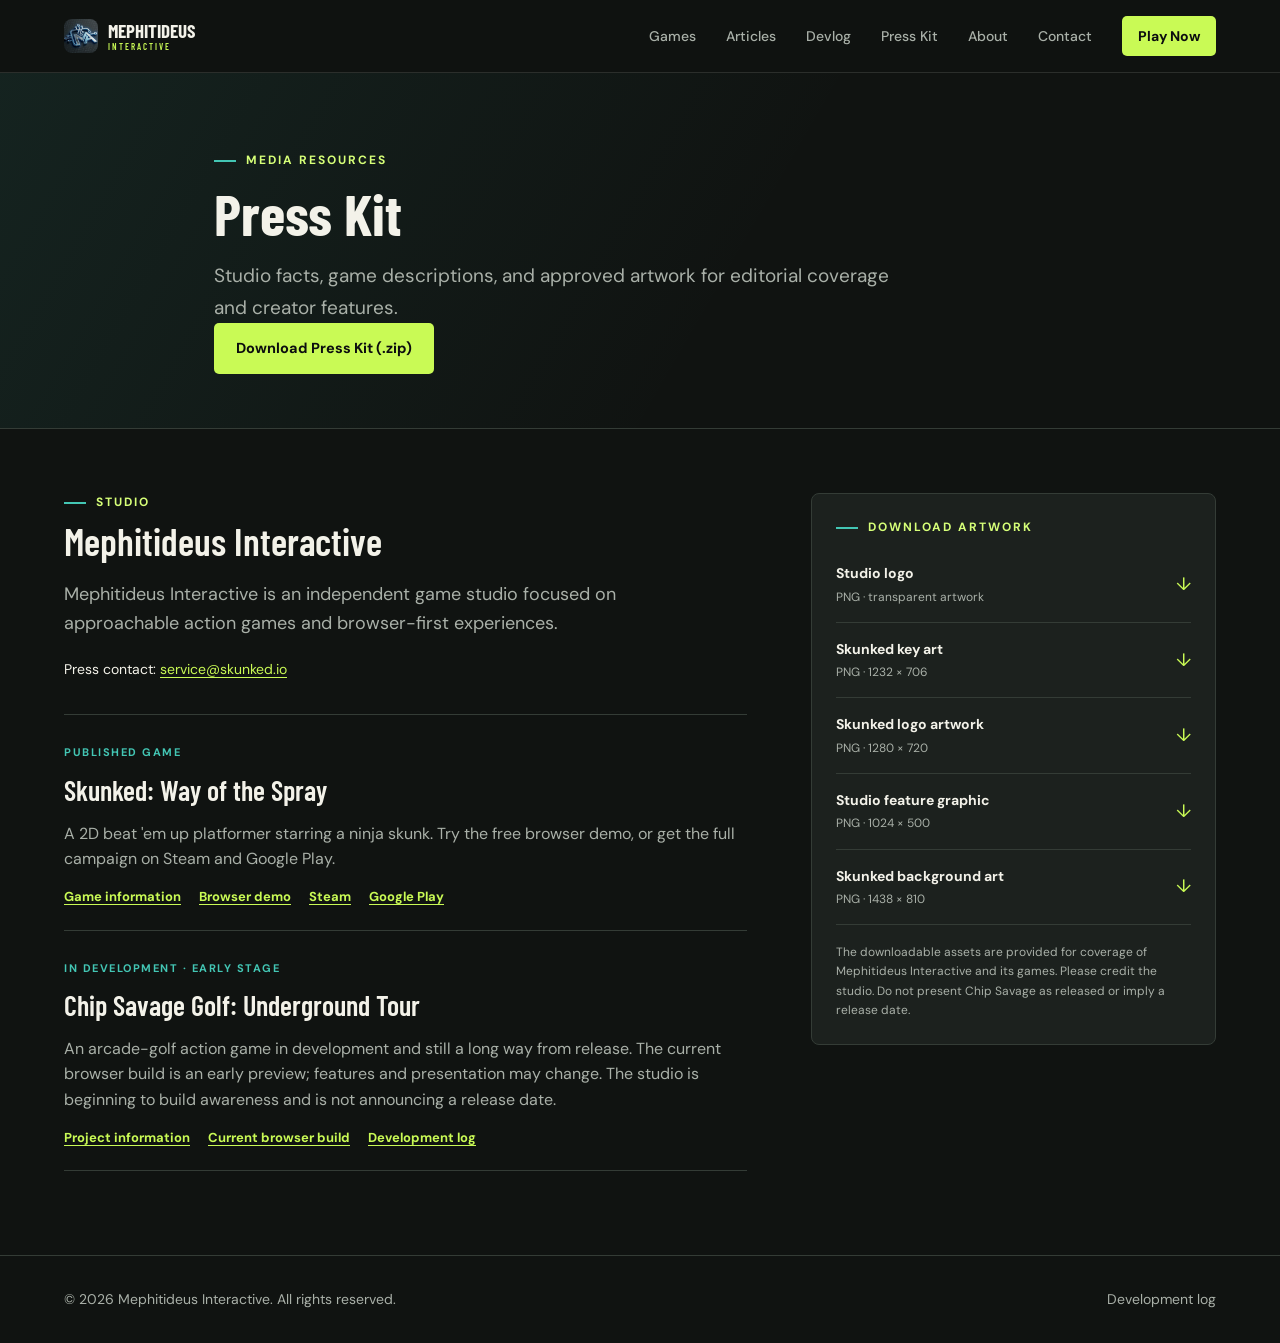
<file: press-kit.html>
<!DOCTYPE html>
<html lang="en">
<head>
  <meta charset="UTF-8">
  <meta name="viewport" content="width=device-width, initial-scale=1.0">
  <title>Press Kit | Mephitideus Interactive</title>
  <meta name="description" content="Press information and downloadable artwork for Mephitideus Interactive, Skunked: Way of the Spray, and Chip Savage Golf: Underground Tour.">
  <meta name="theme-color" content="#101311">
  <meta name="robots" content="max-image-preview:large">
  <link rel="canonical" href="https://www.mephitideus.com/press-kit.html">
  <link rel="icon" href="assets/images/favicon.svg" type="image/svg+xml">
  <link rel="preconnect" href="https://fonts.googleapis.com">
  <link rel="preconnect" href="https://fonts.gstatic.com" crossorigin>
  <link href="https://fonts.googleapis.com/css2?family=Barlow+Condensed:wght@500;600;700;800&family=DM+Sans:wght@400;500;600;700&display=swap" rel="stylesheet">
  <link rel="stylesheet" href="css/styles.css">
  <script defer data-domain="www.mephitideus.com" src="https://plausible.io/js/script.js"></script>
  <meta property="og:type" content="website">
  <meta property="og:site_name" content="Mephitideus Interactive">
  <meta property="og:title" content="Press Kit | Mephitideus Interactive">
  <meta property="og:description" content="Press information and downloadable artwork for Mephitideus Interactive and its games.">
  <meta property="og:url" content="https://www.mephitideus.com/press-kit.html">
  <meta property="og:image" content="https://www.mephitideus.com/assets/images/feature-graphic-1024x500.png">
  <meta property="og:image:alt" content="Skunked: Way of the Spray logo and ninja skunk character">
  <meta name="twitter:card" content="summary_large_image">
  <meta name="twitter:title" content="Press Kit | Mephitideus Interactive">
  <meta name="twitter:description" content="Press information and downloadable artwork for Mephitideus Interactive and its games.">
  <meta name="twitter:image" content="https://www.mephitideus.com/assets/images/feature-graphic-1024x500.png">
  <meta name="twitter:image:alt" content="Skunked: Way of the Spray logo and ninja skunk character">
  <script type="application/ld+json">
  {
    "@context": "https://schema.org",
    "@graph": [
      {
        "@type": "Organization",
        "@id": "https://www.mephitideus.com/#organization",
        "name": "Mephitideus Interactive",
        "url": "https://www.mephitideus.com/",
        "logo": "https://www.mephitideus.com/assets/images/logo.png",
        "email": "service@skunked.io"
      },
      {
        "@type": "WebPage",
        "name": "Press Kit | Mephitideus Interactive",
        "url": "https://www.mephitideus.com/press-kit.html",
        "about": { "@id": "https://www.mephitideus.com/#organization" },
        "publisher": { "@id": "https://www.mephitideus.com/#organization" }
      },
      {
        "@type": "BreadcrumbList",
        "itemListElement": [
          { "@type": "ListItem", "position": 1, "name": "Home", "item": "https://www.mephitideus.com/" },
          { "@type": "ListItem", "position": 2, "name": "Press Kit", "item": "https://www.mephitideus.com/press-kit.html" }
        ]
      }
    ]
  }
  </script>
</head>
<body>
  <header class="site-header" id="top">
    <div class="container header-inner">
      <a class="logo" href="index.html#top">
        <img class="logo-img" src="assets/images/logo.png" alt="">
        <span class="logo-text">MEPHITIDEUS<span class="logo-sub">INTERACTIVE</span></span>
      </a>
      <nav class="site-nav" id="site-nav">
        <a href="index.html#games">Games</a>
        <a href="articles/">Articles</a>
        <a href="devlog/">Devlog</a>
        <a href="press-kit.html" aria-current="page">Press Kit</a>
        <a href="index.html#about">About</a>
        <a href="index.html#contact">Contact</a>
        <a class="nav-cta" href="https://skunked.io/" target="_blank" rel="noopener">Play Now</a>
      </nav>
      <button class="nav-toggle" id="nav-toggle" aria-label="Toggle menu" aria-expanded="false" aria-controls="site-nav">
        <span></span><span></span><span></span>
      </button>
    </div>
  </header>

  <main>
    <section class="article-index-hero">
      <div class="container article-index-inner">
        <p class="eyebrow"><span class="eyebrow-mark" aria-hidden="true"></span>Media resources</p>
        <h1>Press Kit</h1>
        <p class="article-dek">Studio facts, game descriptions, and approved artwork for editorial coverage and creator features.</p>
        <a class="btn btn-primary" href="assets/press-kit/mephitideus-press-kit.zip" download>Download Press Kit (.zip)</a>
      </div>
    </section>

    <section class="press-kit-section">
      <div class="container press-kit-layout">
        <div class="press-kit-main">
          <p class="eyebrow"><span class="eyebrow-mark" aria-hidden="true"></span>Studio</p>
          <h2 class="section-title">Mephitideus Interactive</h2>
          <p class="press-boilerplate">Mephitideus Interactive is an independent game studio focused on approachable action games and browser-first experiences.</p>
          <p class="press-contact">Press contact: <a href="mailto:service@skunked.io">service@skunked.io</a></p>

          <div class="press-project">
            <p class="note-category">Published game</p>
            <h3>Skunked: Way of the Spray</h3>
            <p>A 2D beat 'em up platformer starring a ninja skunk. Try the free browser demo, or get the full campaign on Steam and Google Play.</p>
            <p class="press-links"><a href="skunked.html">Game information</a><a href="https://skunked.io/" target="_blank" rel="noopener">Browser demo</a><a href="https://store.steampowered.com/app/4815180/" target="_blank" rel="noopener">Steam</a><a href="https://play.google.com/store/apps/details?id=com.skunksquad.skunkfu" target="_blank" rel="noopener">Google Play</a></p>
          </div>

          <div class="press-project press-project--development">
            <p class="note-category">In development · early stage</p>
            <h3>Chip Savage Golf: Underground Tour</h3>
            <p>An arcade-golf action game in development and still a long way from release. The current browser build is an early preview; features and presentation may change. The studio is beginning to build awareness and is not announcing a release date.</p>
            <p class="press-links"><a href="chip-savage.html">Project information</a><a href="https://chipsavage.com/" target="_blank" rel="noopener">Current browser build</a><a href="devlog/">Development log</a></p>
          </div>
        </div>

        <aside class="press-assets">
          <p class="eyebrow"><span class="eyebrow-mark" aria-hidden="true"></span>Download artwork</p>
          <a class="press-asset" href="assets/images/logo.png" download><span><strong>Studio logo</strong><small>PNG · transparent artwork</small></span><span aria-hidden="true">&#8595;</span></a>
          <a class="press-asset" href="assets/images/main_capsule_1232x706.png" download><span><strong>Skunked key art</strong><small>PNG · 1232 × 706</small></span><span aria-hidden="true">&#8595;</span></a>
          <a class="press-asset" href="assets/images/library_logo_1280x720.png" download><span><strong>Skunked logo artwork</strong><small>PNG · 1280 × 720</small></span><span aria-hidden="true">&#8595;</span></a>
          <a class="press-asset" href="assets/images/feature-graphic-1024x500.png" download><span><strong>Studio feature graphic</strong><small>PNG · 1024 × 500</small></span><span aria-hidden="true">&#8595;</span></a>
          <a class="press-asset" href="assets/images/page_background_1438x810.png" download><span><strong>Skunked background art</strong><small>PNG · 1438 × 810</small></span><span aria-hidden="true">&#8595;</span></a>
          <p class="press-asset-note">The downloadable assets are provided for coverage of Mephitideus Interactive and its games. Please credit the studio. Do not present Chip Savage as released or imply a release date.</p>
        </aside>
      </div>
    </section>
  </main>

  <footer class="site-footer">
    <div class="container footer-inner">
      <span>&copy; <span id="year"></span> Mephitideus Interactive. All rights reserved.</span>
      <a href="devlog/">Development log</a>
    </div>
  </footer>
  <script src="js/main.js"></script>
</body>
</html>
</file>
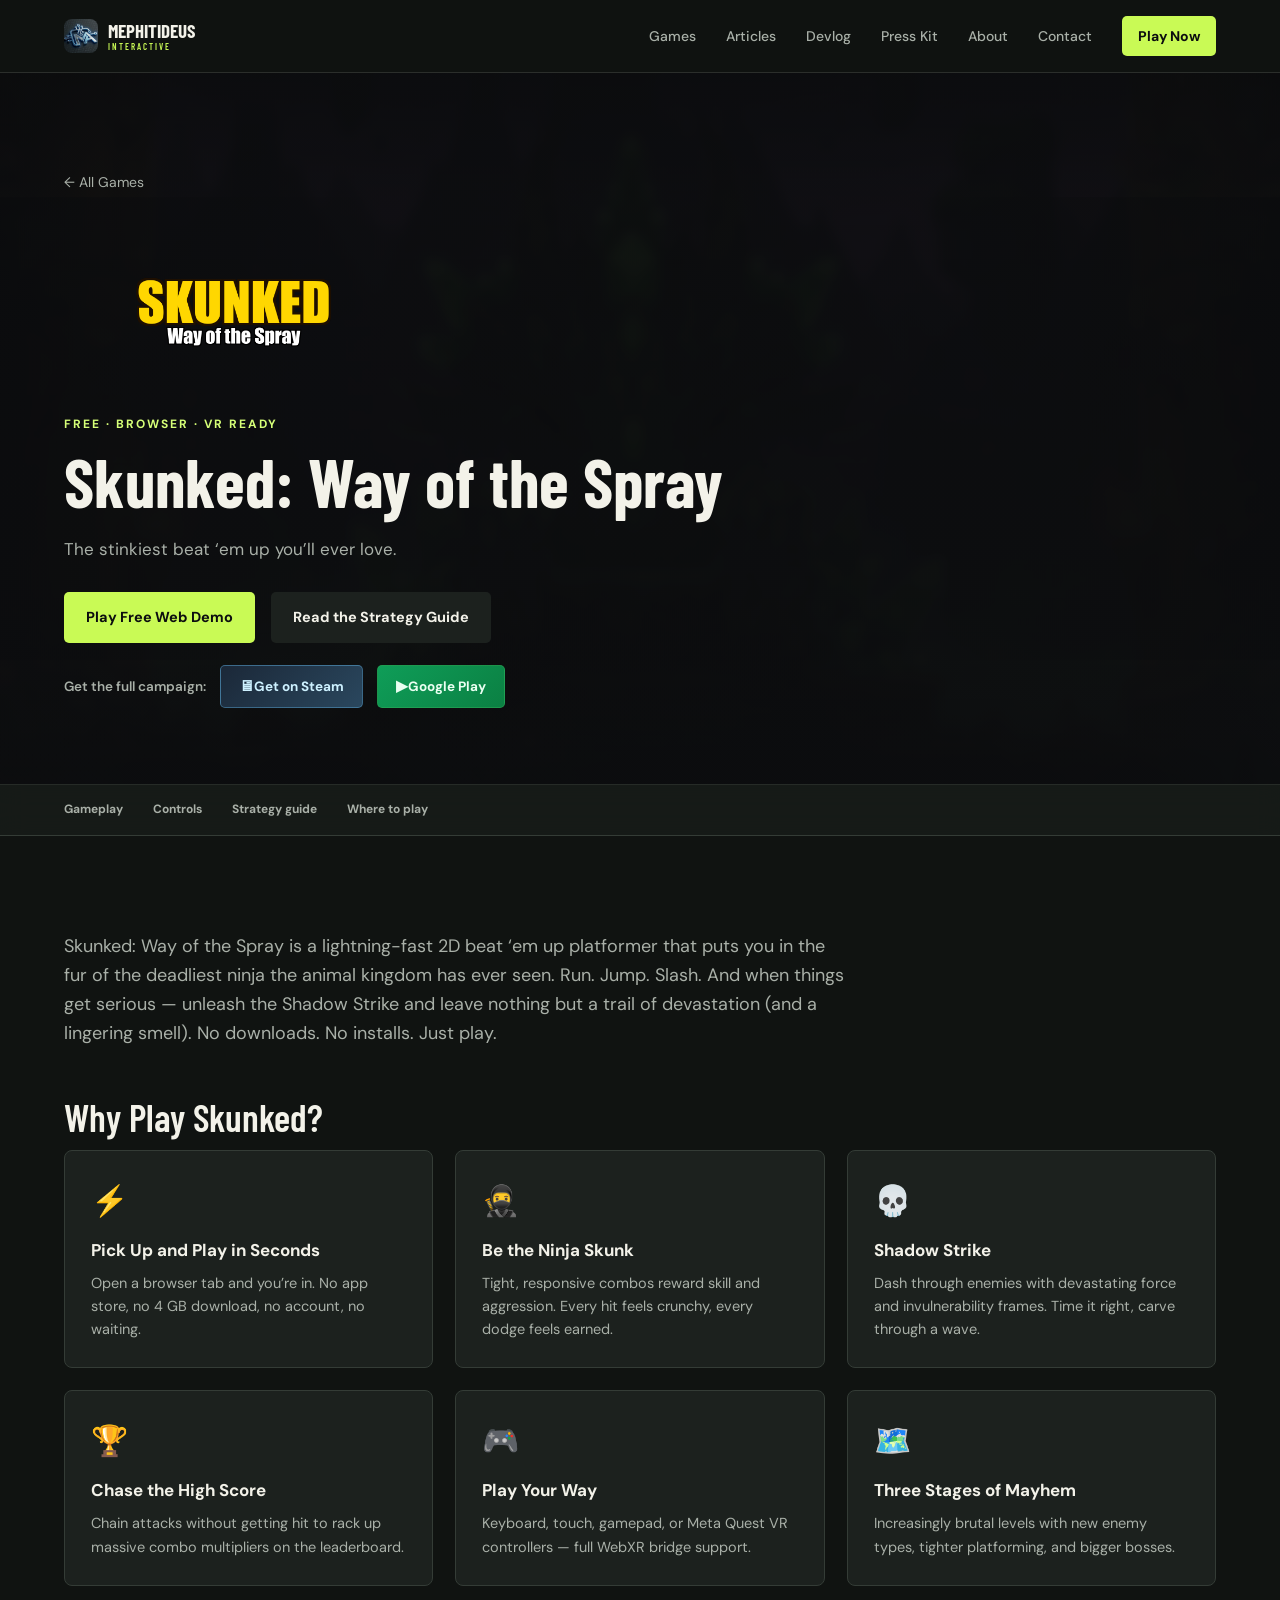
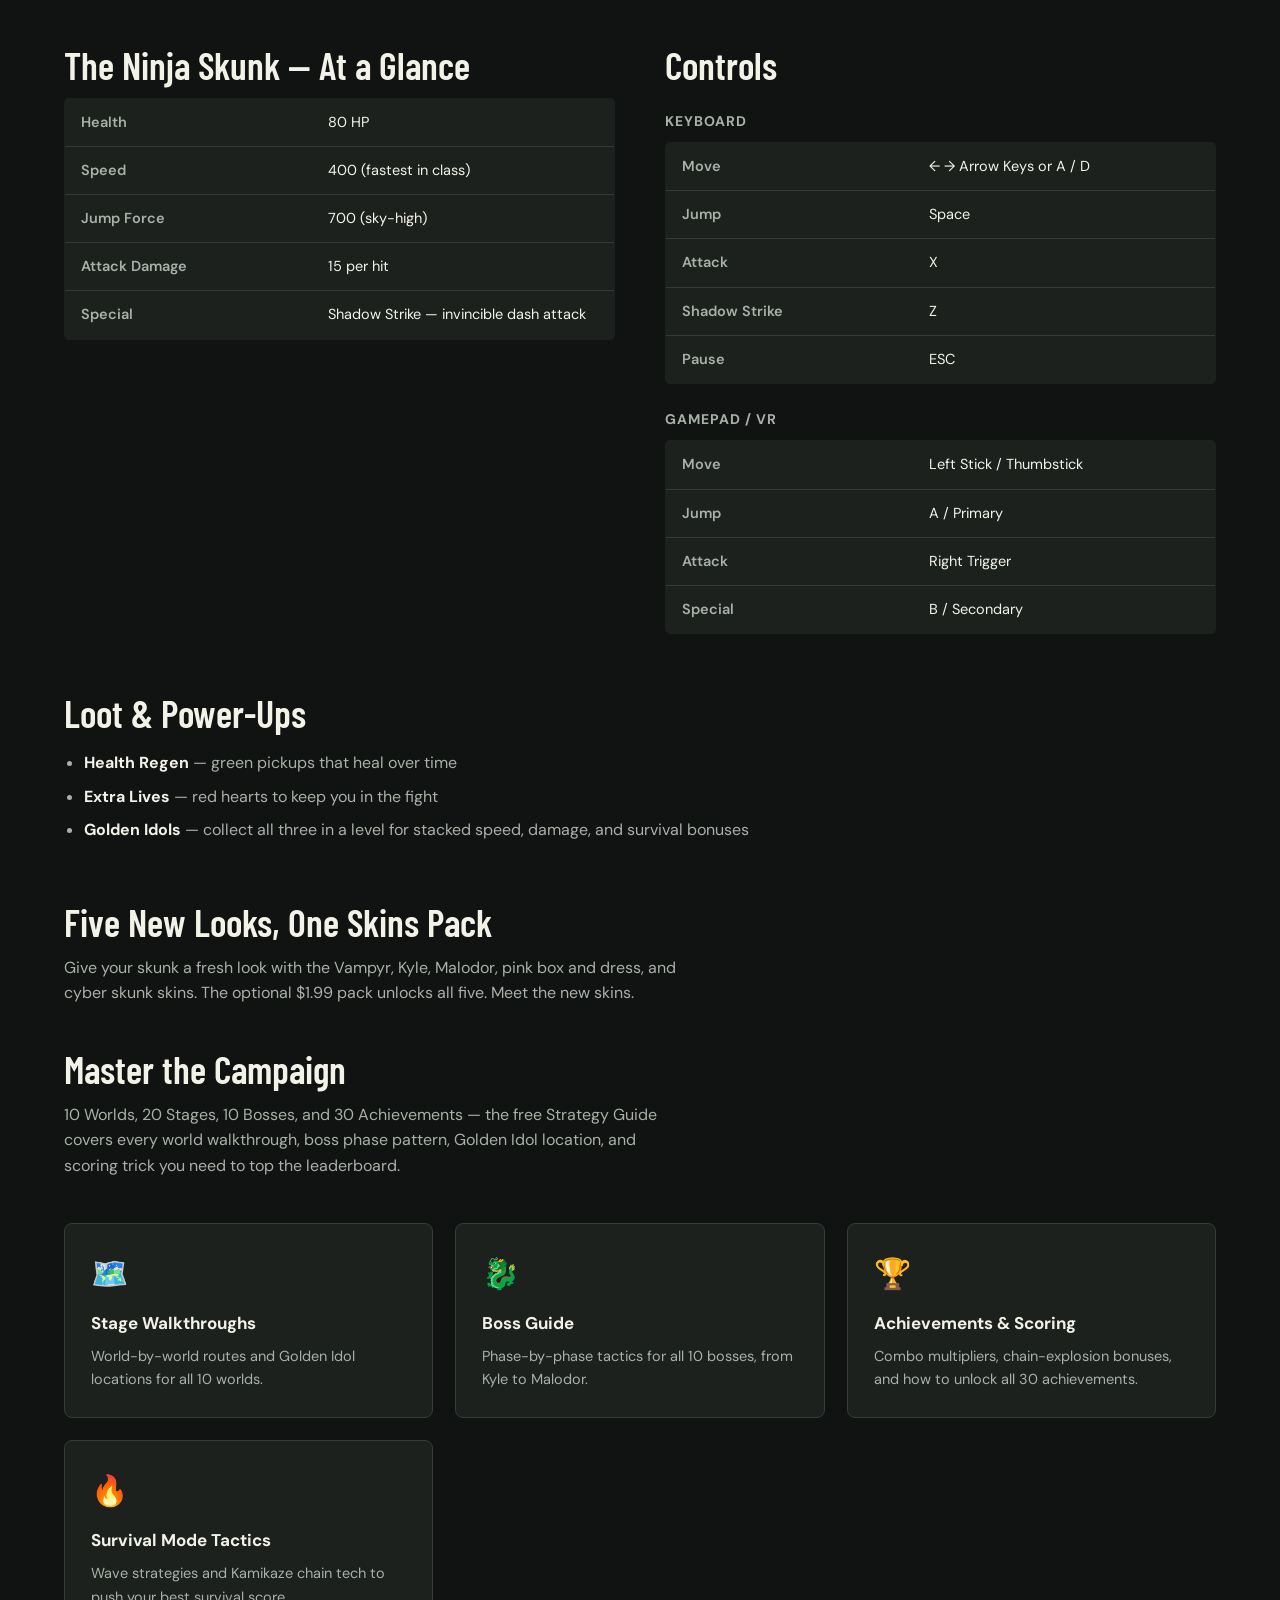
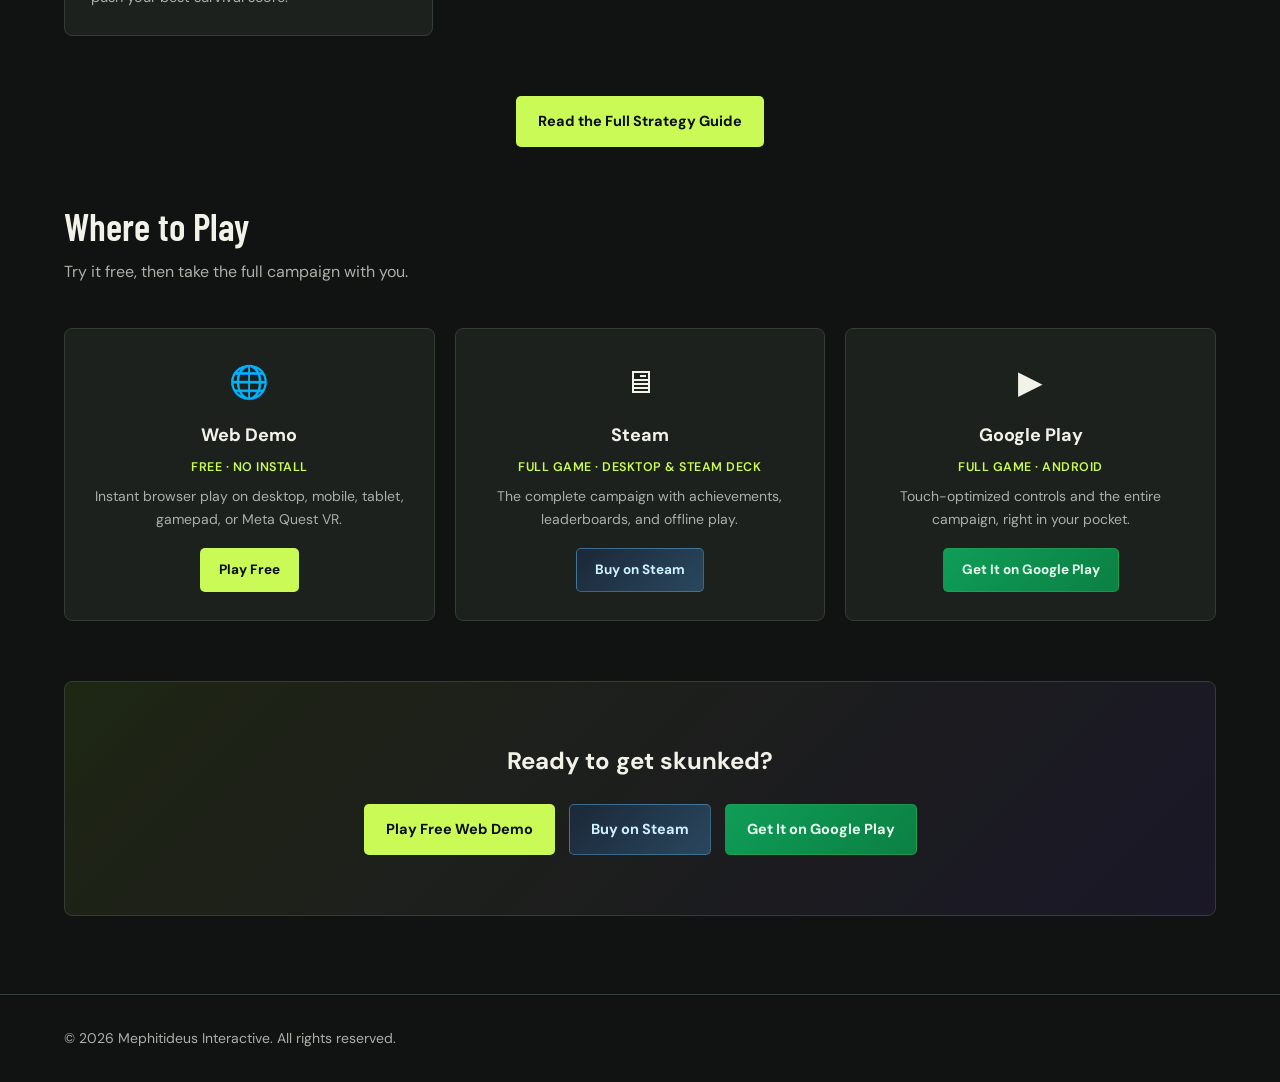
<file: skunked.html>
<!DOCTYPE html>
<html lang="en">
<head>
  <meta charset="UTF-8">
  <meta name="viewport" content="width=device-width, initial-scale=1.0">
  <title>Skunked: Way of the Spray | Free Demo &amp; Full Game</title>
  <meta name="description" content="Play Skunked: Way of the Spray, a free browser beat 'em up starring a ninja skunk. Get the full campaign on Steam or Google Play.">
  <meta name="theme-color" content="#101311">
  <meta name="robots" content="max-image-preview:large">
  <link rel="canonical" href="https://www.mephitideus.com/skunked.html">
  <link rel="icon" href="assets/images/favicon.svg" type="image/svg+xml">
  <link rel="icon" href="assets/images/maskable-icon-512x512.png" sizes="512x512" type="image/png">
  <link rel="apple-touch-icon" href="assets/images/maskable-icon-512x512.png">
  <link rel="preconnect" href="https://fonts.googleapis.com">
  <link rel="preconnect" href="https://fonts.gstatic.com" crossorigin>
  <link href="https://fonts.googleapis.com/css2?family=Barlow+Condensed:wght@500;600;700;800&family=DM+Sans:wght@400;500;600;700&display=swap" rel="stylesheet">
  <link rel="stylesheet" href="css/styles.css">
  <script defer data-domain="www.mephitideus.com" src="https://plausible.io/js/script.js"></script>

  <!-- Open Graph / social sharing -->
  <meta property="og:type" content="website">
  <meta property="og:site_name" content="Mephitideus Interactive">
  <meta property="og:locale" content="en_US">
  <meta property="og:title" content="Skunked: Way of the Spray | Free Demo &amp; Full Game">
  <meta property="og:description" content="Try the free browser demo, then get the full ninja-skunk beat 'em up on Steam or Google Play.">
  <meta property="og:url" content="https://www.mephitideus.com/skunked.html">
  <meta property="og:image" content="https://www.mephitideus.com/assets/images/main_capsule_1232x706.png">
  <meta property="og:image:alt" content="Skunked: Way of the Spray game artwork">
  <meta name="twitter:card" content="summary_large_image">
  <meta name="twitter:title" content="Skunked: Way of the Spray | Free Demo &amp; Full Game">
  <meta name="twitter:description" content="Try the free browser demo, then get the full ninja-skunk beat 'em up on Steam or Google Play.">
  <meta name="twitter:image" content="https://www.mephitideus.com/assets/images/main_capsule_1232x706.png">
  <meta name="twitter:image:alt" content="Skunked: Way of the Spray game artwork">

  <!-- Structured data: helps search engines link this page to its Steam & Google Play listings -->
  <script type="application/ld+json">
  {
    "@context": "https://schema.org",
    "@type": "VideoGame",
    "@id": "https://www.mephitideus.com/skunked.html#game",
    "name": "Skunked: Way of the Spray",
    "description": "A fast 2D beat 'em up platformer starring a ninja skunk. Free web demo, full campaign on Steam and Google Play.",
    "url": "https://www.mephitideus.com/skunked.html",
    "image": "https://www.mephitideus.com/assets/images/main_capsule_1232x706.png",
    "genre": ["Beat 'em up", "Action", "Platformer"],
    "gamePlatform": ["Web Browser", "PC", "Steam Deck", "Android"],
    "publisher": { "@id": "https://www.mephitideus.com/#organization" },
    "subjectOf": {
      "@type": "CreativeWork",
      "name": "Skunked: Way of the Spray Strategy Guide",
      "url": "https://skunked.io/guide"
    },
    "sameAs": [
      "https://skunked.io/",
      "https://store.steampowered.com/app/4815180/",
      "https://play.google.com/store/apps/details?id=com.skunksquad.skunkfu"
    ]
  }
  </script>
  <script type="application/ld+json">
  {
    "@context": "https://schema.org",
    "@type": "BreadcrumbList",
    "itemListElement": [
      { "@type": "ListItem", "position": 1, "name": "Home", "item": "https://www.mephitideus.com/" },
      { "@type": "ListItem", "position": 2, "name": "Skunked: Way of the Spray", "item": "https://www.mephitideus.com/skunked.html" }
    ]
  }
  </script>
  <script type="application/ld+json">
  {
    "@context": "https://schema.org",
    "@type": "Organization",
    "@id": "https://www.mephitideus.com/#organization",
    "name": "Mephitideus Interactive",
    "url": "https://www.mephitideus.com/",
    "logo": "https://www.mephitideus.com/assets/images/logo.png",
    "email": "service@skunked.io"
  }
  </script>
</head>
<body>

  <header class="site-header" id="top">
    <div class="container header-inner">
      <a class="logo" href="index.html">
        <img class="logo-img" src="assets/images/logo.png" alt="">
        <span class="logo-text">MEPHITIDEUS<span class="logo-sub">INTERACTIVE</span></span>
      </a>

      <nav class="site-nav" id="site-nav">
        <a href="index.html#games">Games</a>
        <a href="articles/index.html">Articles</a>
        <a href="devlog/">Devlog</a>
        <a href="press-kit.html">Press Kit</a>
        <a href="index.html#about">About</a>
        <a href="index.html#contact">Contact</a>
        <a class="nav-cta" href="https://skunked.io/" target="_blank" rel="noopener">Play Now</a>
      </nav>

      <button class="nav-toggle" id="nav-toggle" aria-label="Toggle menu" aria-expanded="false" aria-controls="site-nav">
        <span></span><span></span><span></span>
      </button>
    </div>
  </header>

  <main>
    <section class="game-hero">
      <div class="hero-glow" aria-hidden="true"></div>
      <div class="container">
        <a class="back-link reveal" href="index.html#games">&larr; All Games</a>
        <img class="hero-logo reveal" src="assets/images/library_logo_1280x720.png" alt="Skunked: Way of the Spray logo">
        <p class="eyebrow reveal">Free &middot; Browser &middot; VR Ready</p>
        <h1 class="reveal">Skunked: Way of the Spray</h1>
        <p class="hero-lede reveal">The stinkiest beat &lsquo;em up you&rsquo;ll ever love.</p>
        <div class="hero-actions reveal">
          <a class="btn btn-primary" href="https://skunked.io/" target="_blank" rel="noopener">Play Free Web Demo</a>
          <a class="btn btn-ghost" href="https://skunked.io/guide" target="_blank" rel="noopener">Read the Strategy Guide</a>
        </div>
        <div class="hero-stores reveal">
          <span class="hero-stores-label">Get the full campaign:</span>
          <a class="btn btn-steam btn-sm" href="https://store.steampowered.com/app/4815180/" target="_blank" rel="noopener">
            <span class="btn-icon" aria-hidden="true">&#128421;</span> Get on Steam
          </a>
          <a class="btn btn-google btn-sm" href="https://play.google.com/store/apps/details?id=com.skunksquad.skunkfu" target="_blank" rel="noopener">
            <span class="btn-icon" aria-hidden="true">&#9654;</span> Google Play
          </a>
        </div>
      </div>
    </section>

    <nav class="game-subnav" aria-label="On this page">
      <div class="container game-subnav-inner">
        <a href="#features">Gameplay</a>
        <a href="#controls">Controls</a>
        <a href="#guide">Strategy guide</a>
        <a href="#platforms">Where to play</a>
      </div>
    </nav>

    <section class="game-detail">
      <div class="container">
        <p class="lede reveal">
          Skunked: Way of the Spray is a lightning-fast 2D beat &lsquo;em up platformer
          that puts you in the fur of the deadliest ninja the animal kingdom has
          ever seen. Run. Jump. Slash. And when things get serious &mdash; unleash the
          Shadow Strike and leave nothing but a trail of devastation (and a
          lingering smell). No downloads. No installs. Just play.
        </p>

        <h2 class="section-title reveal" id="features">Why Play Skunked?</h2>
        <div class="feature-grid">
          <div class="feature reveal">
            <span class="feature-icon">⚡</span>
            <h3>Pick Up and Play in Seconds</h3>
            <p>Open a browser tab and you&rsquo;re in. No app store, no 4&nbsp;GB download, no account, no waiting.</p>
          </div>
          <div class="feature reveal">
            <span class="feature-icon">🥷</span>
            <h3>Be the Ninja Skunk</h3>
            <p>Tight, responsive combos reward skill and aggression. Every hit feels crunchy, every dodge feels earned.</p>
          </div>
          <div class="feature reveal">
            <span class="feature-icon">💀</span>
            <h3>Shadow Strike</h3>
            <p>Dash through enemies with devastating force and invulnerability frames. Time it right, carve through a wave.</p>
          </div>
          <div class="feature reveal">
            <span class="feature-icon">🏆</span>
            <h3>Chase the High Score</h3>
            <p>Chain attacks without getting hit to rack up massive combo multipliers on the leaderboard.</p>
          </div>
          <div class="feature reveal">
            <span class="feature-icon">🎮</span>
            <h3>Play Your Way</h3>
            <p>Keyboard, touch, gamepad, or Meta Quest VR controllers &mdash; full WebXR bridge support.</p>
          </div>
          <div class="feature reveal">
            <span class="feature-icon">🗺️</span>
            <h3>Three Stages of Mayhem</h3>
            <p>Increasingly brutal levels with new enemy types, tighter platforming, and bigger bosses.</p>
          </div>
        </div>

        <div class="two-col">
          <div class="reveal">
            <h2 class="section-title">The Ninja Skunk — At a Glance</h2>
            <table class="stat-table">
              <tbody>
                <tr><th>Health</th><td>80 HP</td></tr>
                <tr><th>Speed</th><td>400 (fastest in class)</td></tr>
                <tr><th>Jump Force</th><td>700 (sky-high)</td></tr>
                <tr><th>Attack Damage</th><td>15 per hit</td></tr>
                <tr><th>Special</th><td>Shadow Strike — invincible dash attack</td></tr>
              </tbody>
            </table>
          </div>

          <div class="reveal">
            <h2 class="section-title" id="controls">Controls</h2>
            <h3 class="mini-heading">Keyboard</h3>
            <table class="stat-table">
              <tbody>
                <tr><th>Move</th><td>&larr; &rarr; Arrow Keys or A / D</td></tr>
                <tr><th>Jump</th><td>Space</td></tr>
                <tr><th>Attack</th><td>X</td></tr>
                <tr><th>Shadow Strike</th><td>Z</td></tr>
                <tr><th>Pause</th><td>ESC</td></tr>
              </tbody>
            </table>
            <h3 class="mini-heading">Gamepad / VR</h3>
            <table class="stat-table">
              <tbody>
                <tr><th>Move</th><td>Left Stick / Thumbstick</td></tr>
                <tr><th>Jump</th><td>A / Primary</td></tr>
                <tr><th>Attack</th><td>Right Trigger</td></tr>
                <tr><th>Special</th><td>B / Secondary</td></tr>
              </tbody>
            </table>
          </div>
        </div>

        <h2 class="section-title reveal">Loot &amp; Power-Ups</h2>
        <ul class="loot-list reveal">
          <li><strong>Health Regen</strong> — green pickups that heal over time</li>
          <li><strong>Extra Lives</strong> — red hearts to keep you in the fight</li>
          <li><strong>Golden Idols</strong> — collect all three in a level for stacked speed, damage, and survival bonuses</li>
        </ul>
        <h2 class="section-title reveal">Five New Looks, One Skins Pack</h2>
        <p class="section-sub reveal">
          Give your skunk a fresh look with the Vampyr, Kyle, Malodor, pink box
          and dress, and cyber skunk skins. The optional $1.99 pack unlocks all five.
          <a href="articles/new-skunked-skins.html">Meet the new skins</a>.
        </p>
        <h2 class="section-title reveal" id="guide">Master the Campaign</h2>
        <p class="section-sub reveal">
          10 Worlds, 20 Stages, 10 Bosses, and 30 Achievements &mdash; the free
          Strategy Guide covers every world walkthrough, boss phase pattern,
          Golden Idol location, and scoring trick you need to top the leaderboard.
        </p>
        <div class="feature-grid reveal">
          <div class="feature">
            <span class="feature-icon">&#128506;&#65039;</span>
            <h3>Stage Walkthroughs</h3>
            <p>World-by-world routes and Golden Idol locations for all 10 worlds.</p>
          </div>
          <div class="feature">
            <span class="feature-icon">&#128009;</span>
            <h3>Boss Guide</h3>
            <p>Phase-by-phase tactics for all 10 bosses, from Kyle to Malodor.</p>
          </div>
          <div class="feature">
            <span class="feature-icon">&#127942;</span>
            <h3>Achievements &amp; Scoring</h3>
            <p>Combo multipliers, chain-explosion bonuses, and how to unlock all 30 achievements.</p>
          </div>
          <div class="feature">
            <span class="feature-icon">&#128293;</span>
            <h3>Survival Mode Tactics</h3>
            <p>Wave strategies and Kamikaze chain tech to push your best survival score.</p>
          </div>
        </div>
        <div class="cta-band-links cta-band-links--spaced reveal">
          <a class="btn btn-primary" href="https://skunked.io/guide" target="_blank" rel="noopener">Read the Full Strategy Guide</a>
        </div>
        <h2 class="section-title reveal" id="platforms">Where to Play</h2>
        <p class="section-sub reveal">Try it free, then take the full campaign with you.</p>
        <div class="store-grid reveal">
          <div class="store-card">
            <span class="store-card-icon" aria-hidden="true">&#127760;</span>
            <h3>Web Demo</h3>
            <p class="store-card-tag">Free &middot; No Install</p>
            <p>Instant browser play on desktop, mobile, tablet, gamepad, or Meta Quest VR.</p>
            <a class="btn btn-primary btn-sm" href="https://skunked.io/" target="_blank" rel="noopener">Play Free</a>
          </div>
          <div class="store-card">
            <span class="store-card-icon" aria-hidden="true">&#128421;</span>
            <h3>Steam</h3>
            <p class="store-card-tag">Full Game &middot; Desktop &amp; Steam Deck</p>
            <p>The complete campaign with achievements, leaderboards, and offline play.</p>
            <a class="btn btn-steam btn-sm" href="https://store.steampowered.com/app/4815180/" target="_blank" rel="noopener">Buy on Steam</a>
          </div>
          <div class="store-card">
            <span class="store-card-icon" aria-hidden="true">&#9654;</span>
            <h3>Google Play</h3>
            <p class="store-card-tag">Full Game &middot; Android</p>
            <p>Touch-optimized controls and the entire campaign, right in your pocket.</p>
            <a class="btn btn-google btn-sm" href="https://play.google.com/store/apps/details?id=com.skunksquad.skunkfu" target="_blank" rel="noopener">Get It on Google Play</a>
          </div>
        </div>

        <div class="cta-band reveal">
          <h2>Ready to get skunked?</h2>
          <div class="cta-band-links">
            <a class="btn btn-primary" href="https://skunked.io/" target="_blank" rel="noopener">Play Free Web Demo</a>
            <a class="btn btn-steam" href="https://store.steampowered.com/app/4815180/" target="_blank" rel="noopener">Buy on Steam</a>
            <a class="btn btn-google" href="https://play.google.com/store/apps/details?id=com.skunksquad.skunkfu" target="_blank" rel="noopener">Get It on Google Play</a>
          </div>
        </div>
      </div>
    </section>
  </main>

  <footer class="site-footer">
    <div class="container footer-inner">
      <span>&copy; <span id="year"></span> Mephitideus Interactive. All rights reserved.</span>
    </div>
  </footer>

  <script src="js/main.js"></script>
</body>
</html>
</file>
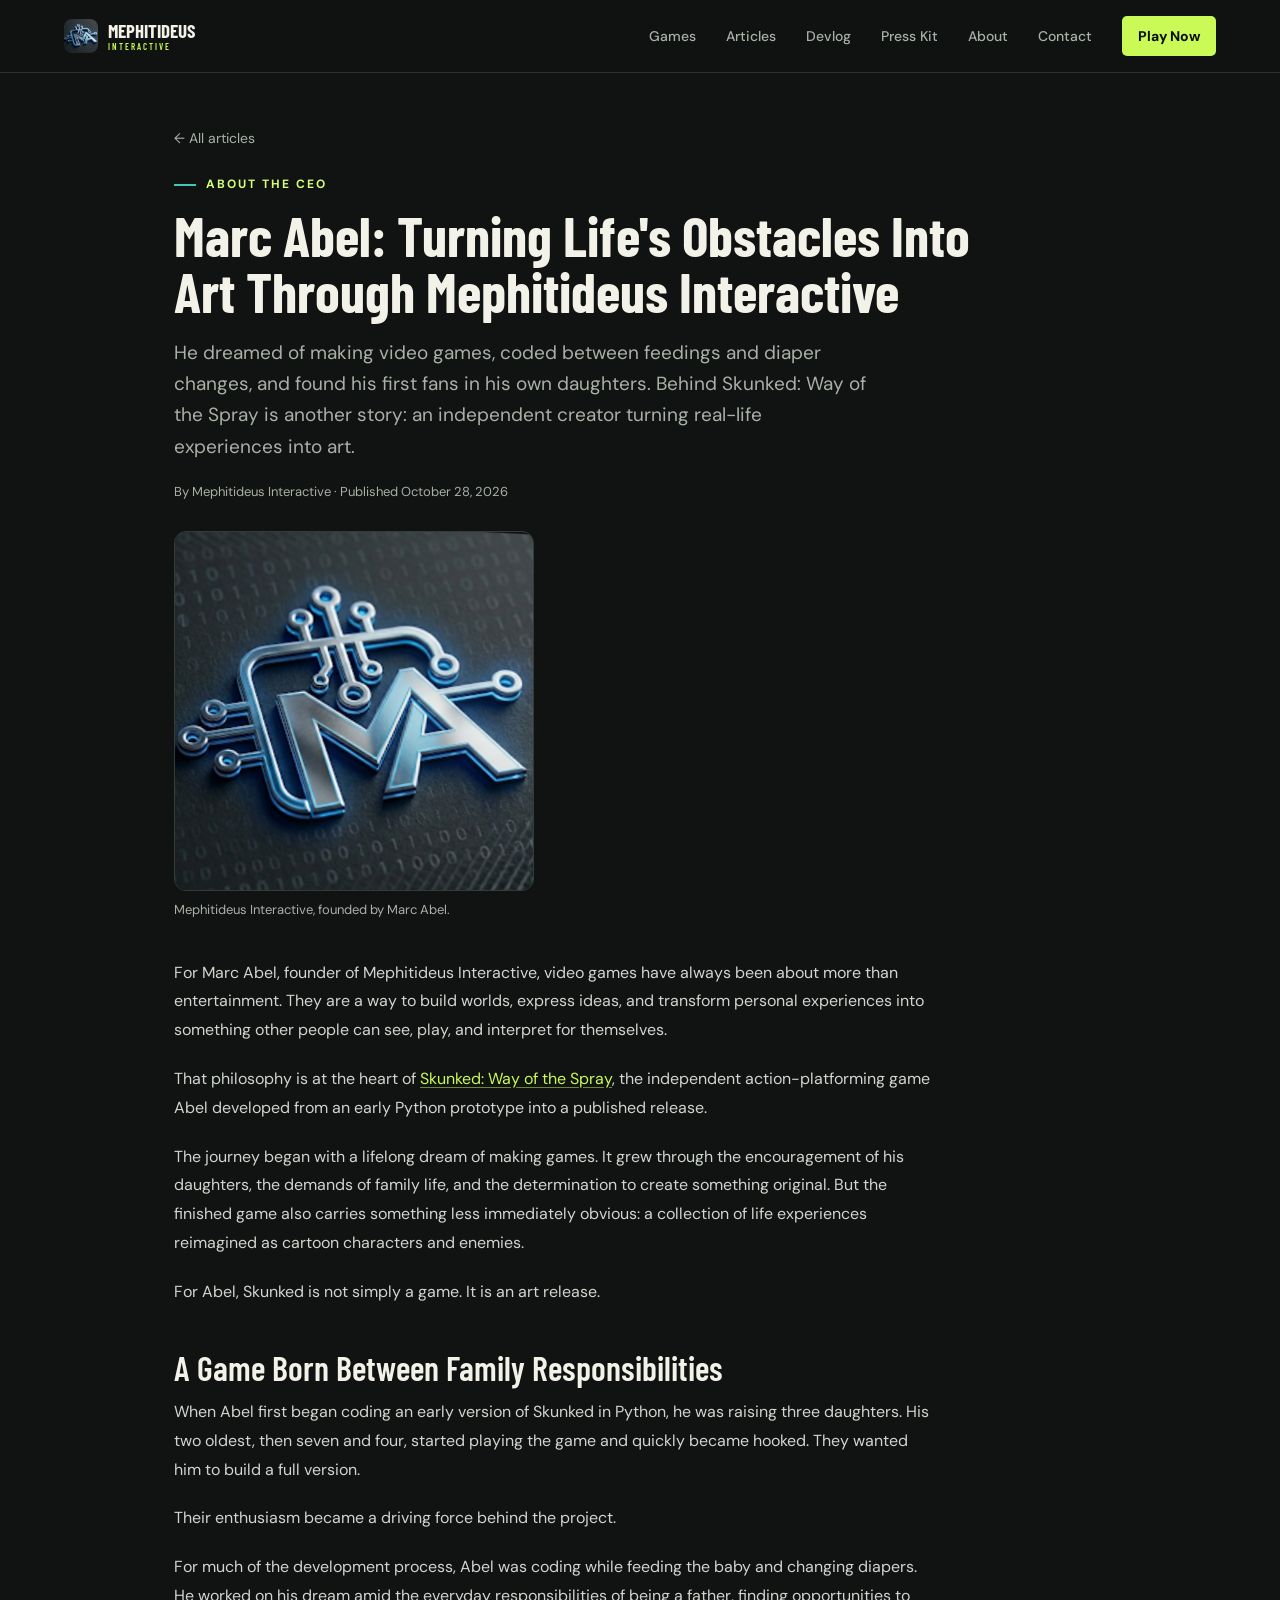
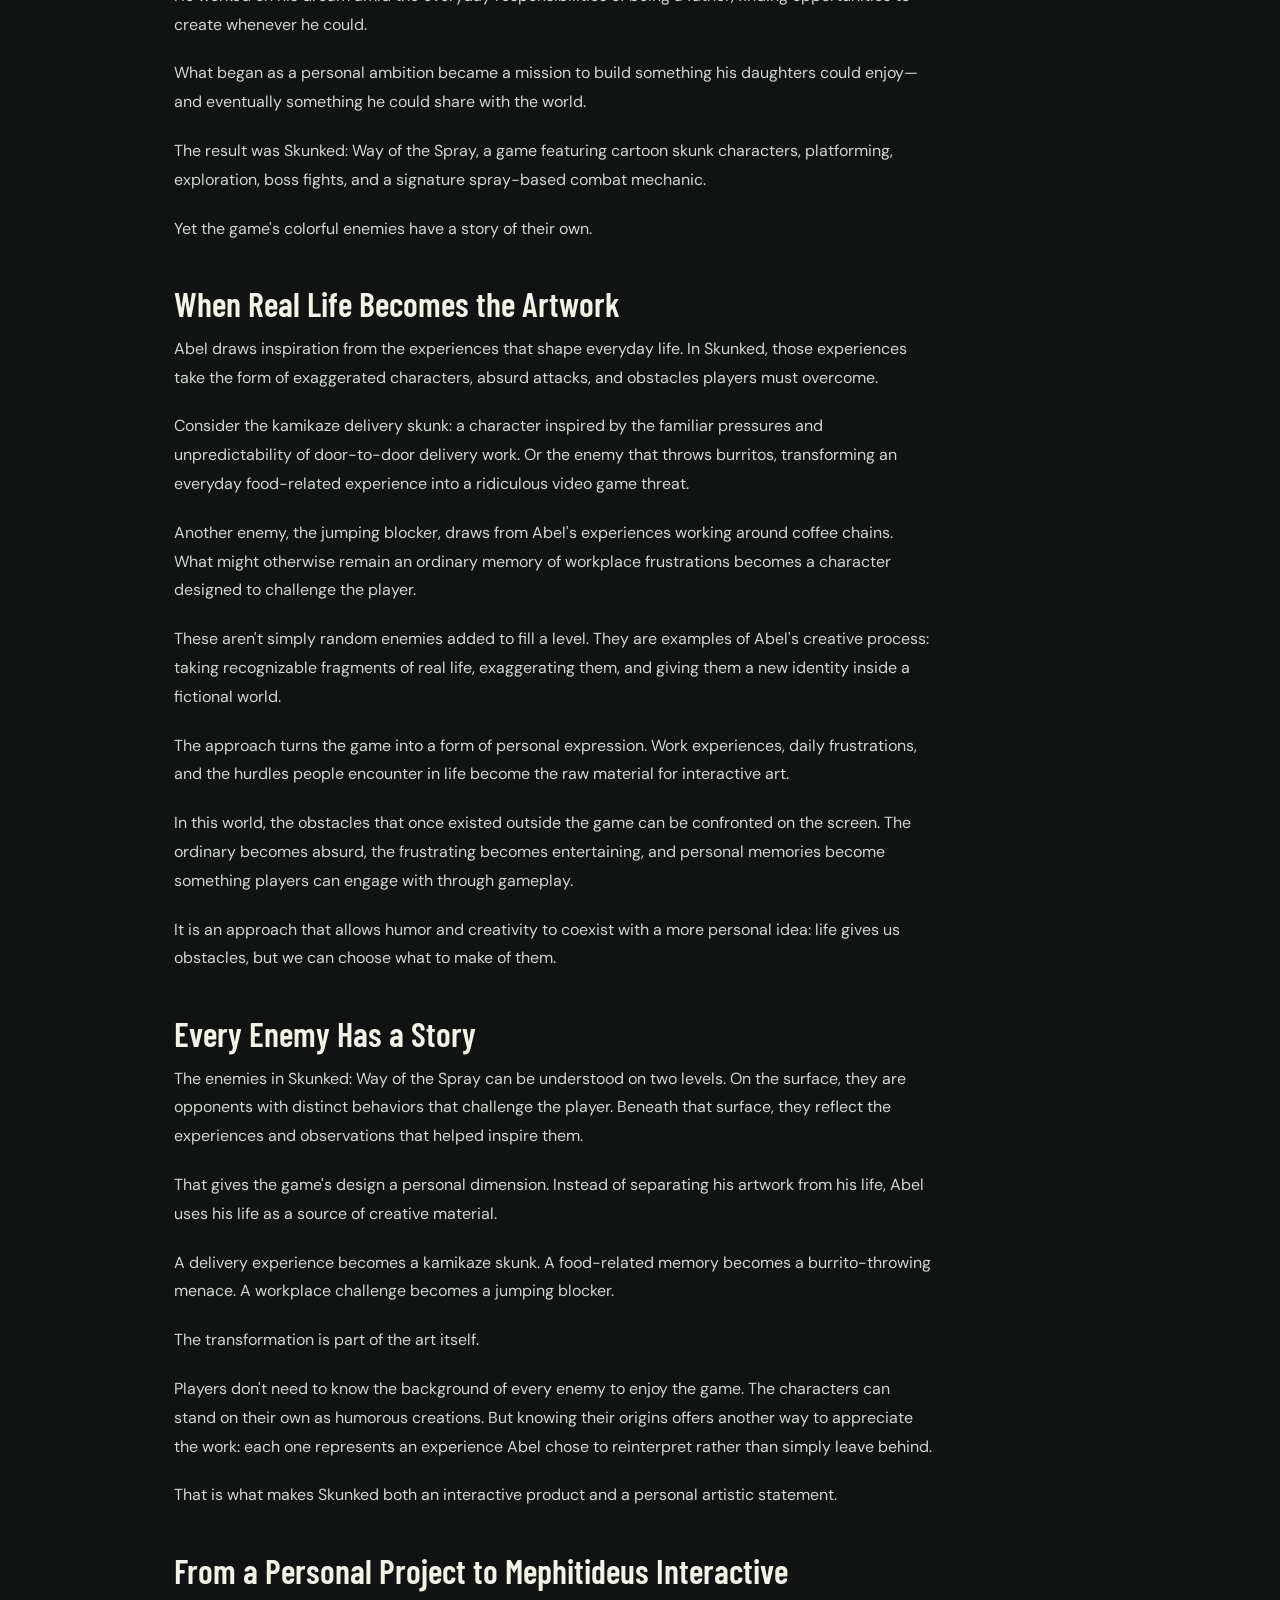
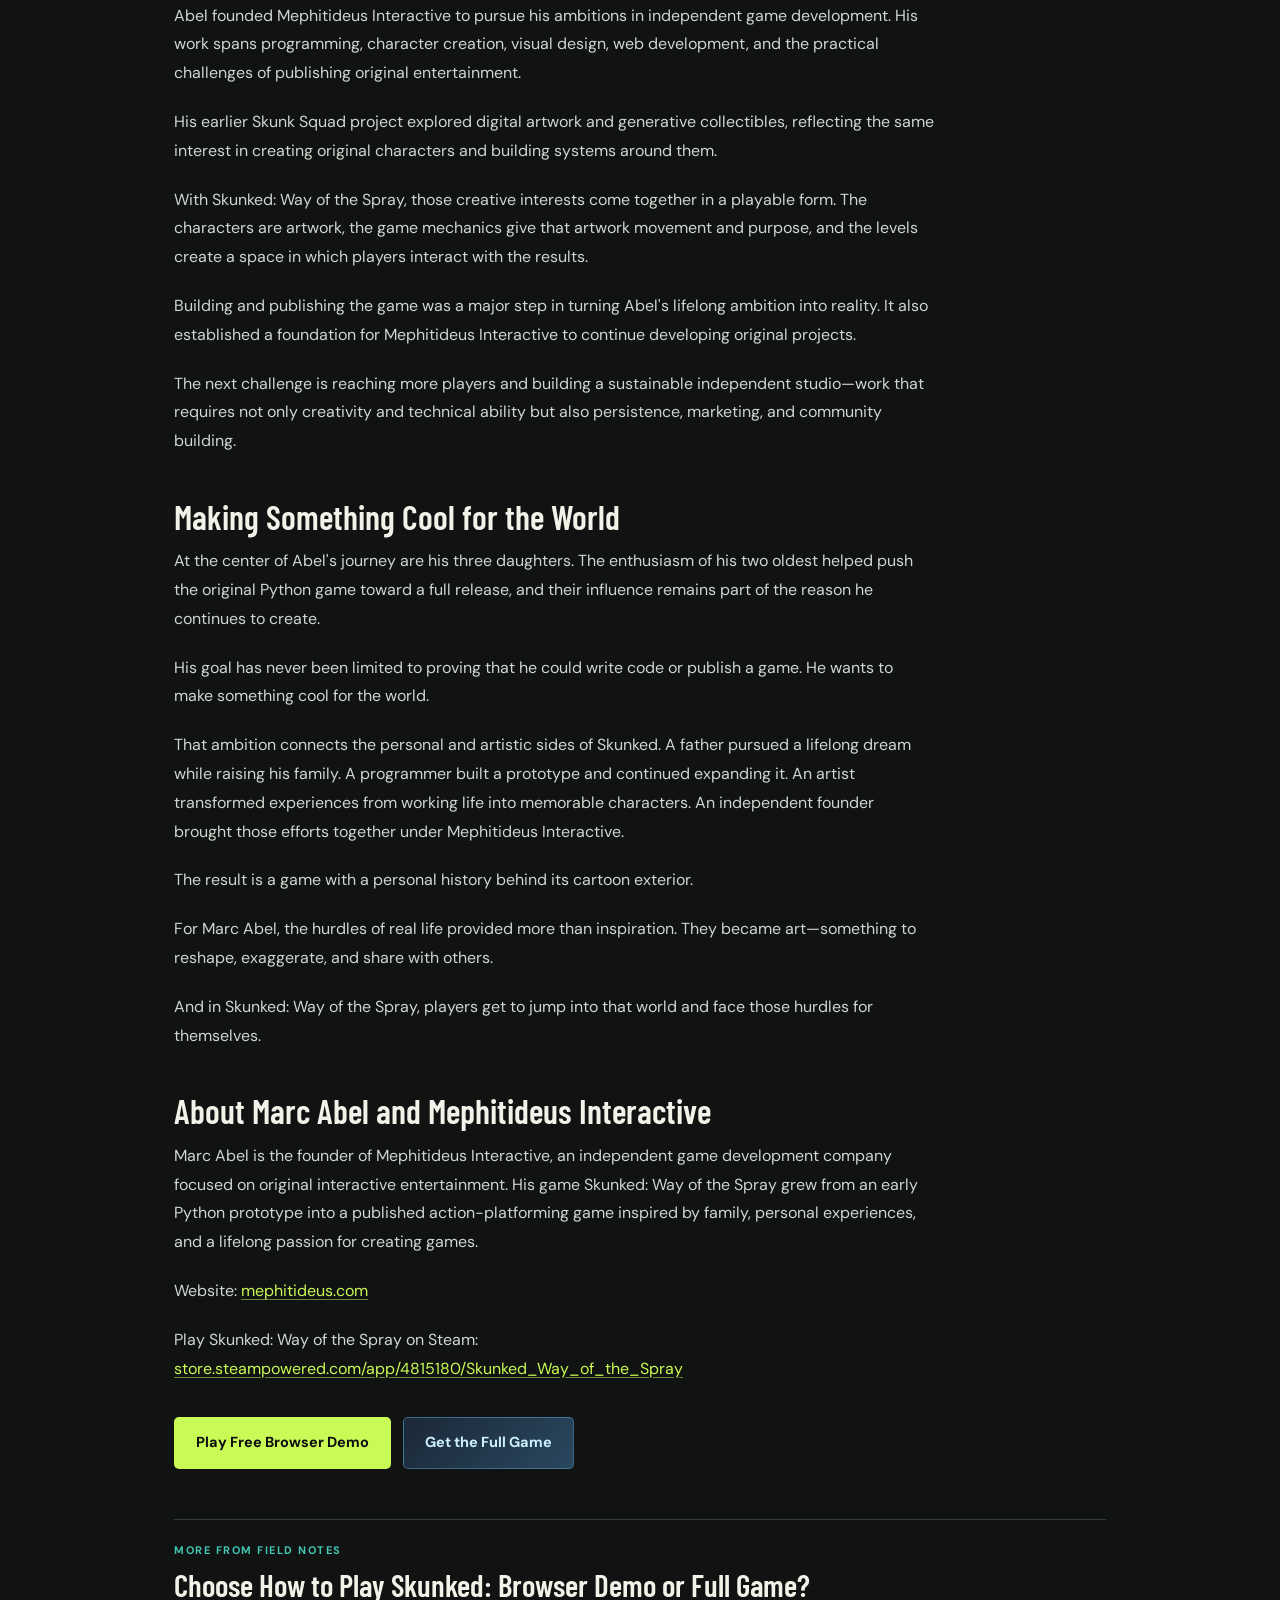
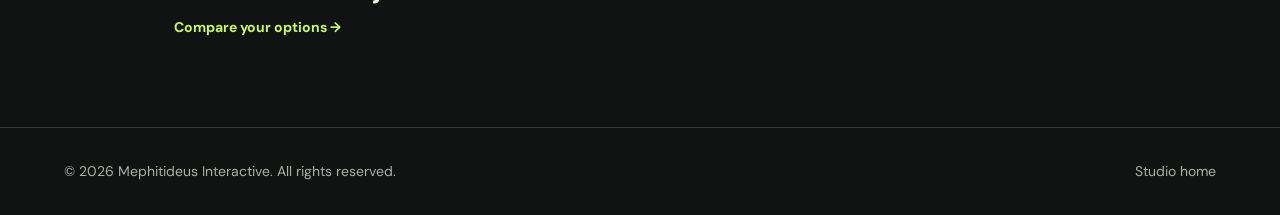
<file: articles/about-marc-abel.html>
<!DOCTYPE html>
<html lang="en">
<head>
  <meta charset="UTF-8">
  <meta name="viewport" content="width=device-width, initial-scale=1.0">
  <title>About Marc Abel: Turning Life's Obstacles Into Art</title>
  <meta name="description" content="Meet Marc Abel, founder of Mephitideus Interactive. How family life, real-world jobs, and an early Python prototype became Skunked: Way of the Spray.">
  <meta name="theme-color" content="#101311">
  <meta name="robots" content="max-image-preview:large">
  <link rel="canonical" href="https://www.mephitideus.com/articles/about-marc-abel.html">
  <link rel="icon" href="../assets/images/favicon.svg" type="image/svg+xml">
  <link rel="preconnect" href="https://fonts.googleapis.com">
  <link rel="preconnect" href="https://fonts.gstatic.com" crossorigin>
  <link href="https://fonts.googleapis.com/css2?family=Barlow+Condensed:wght@500;600;700;800&family=DM+Sans:wght@400;500;600;700&display=swap" rel="stylesheet">
  <link rel="stylesheet" href="../css/styles.css">
  <script defer data-domain="www.mephitideus.com" src="https://plausible.io/js/script.js"></script>
  <meta property="og:type" content="article">
  <meta property="og:site_name" content="Mephitideus Interactive">
  <meta property="og:title" content="About Marc Abel: Turning Life's Obstacles Into Art">
  <meta property="og:description" content="The story of the Mephitideus Interactive founder who coded between feedings and diaper changes and turned real-life experiences into the enemies of Skunked.">
  <meta property="og:url" content="https://www.mephitideus.com/articles/about-marc-abel.html">
  <meta property="og:image" content="https://www.mephitideus.com/assets/images/logo.png">
  <meta property="og:image:alt" content="Mephitideus Interactive monogram logo">
  <meta name="twitter:card" content="summary_large_image">
  <meta name="twitter:title" content="About Marc Abel: Turning Life's Obstacles Into Art">
  <meta name="twitter:description" content="The story of the Mephitideus Interactive founder who coded between feedings and diaper changes and turned real-life experiences into the enemies of Skunked.">
  <meta name="twitter:image" content="https://www.mephitideus.com/assets/images/logo.png">
  <meta name="twitter:image:alt" content="Mephitideus Interactive monogram logo">
  <meta property="article:published_time" content="2026-10-28">
  <script type="application/ld+json">
  {
    "@context": "https://schema.org",
    "@type": "Article",
    "@id": "https://www.mephitideus.com/articles/about-marc-abel.html#article",
    "headline": "Marc Abel: Turning Life's Obstacles Into Art Through Mephitideus Interactive",
    "description": "Meet Marc Abel, founder of Mephitideus Interactive. How family life, real-world jobs, and an early Python prototype became Skunked: Way of the Spray.",
    "mainEntityOfPage": "https://www.mephitideus.com/articles/about-marc-abel.html",
    "datePublished": "2026-10-28",
    "image": "https://www.mephitideus.com/assets/images/logo.png",
    "author": { "@type": "Organization", "name": "Mephitideus Interactive", "url": "https://www.mephitideus.com/" },
    "publisher": { "@id": "https://www.mephitideus.com/#organization" },
    "articleSection": "Studio stories",
    "about": { "@id": "https://www.mephitideus.com/articles/about-marc-abel.html#person" }
  }
  </script>
  <script type="application/ld+json">
  {
    "@context": "https://schema.org",
    "@graph": [
      {
        "@type": "Organization",
        "@id": "https://www.mephitideus.com/#organization",
        "name": "Mephitideus Interactive",
        "url": "https://www.mephitideus.com/",
        "logo": "https://www.mephitideus.com/assets/images/logo.png",
        "email": "service@skunked.io"
      },
      {
        "@type": "Person",
        "@id": "https://www.mephitideus.com/articles/about-marc-abel.html#person",
        "name": "Marc Abel",
        "jobTitle": "Founder",
        "url": "https://www.mephitideus.com/articles/about-marc-abel.html",
        "worksFor": { "@id": "https://www.mephitideus.com/#organization" }
      },
      {
        "@type": "BreadcrumbList",
        "itemListElement": [
          { "@type": "ListItem", "position": 1, "name": "Home", "item": "https://www.mephitideus.com/" },
          { "@type": "ListItem", "position": 2, "name": "Field Notes", "item": "https://www.mephitideus.com/articles/" },
          { "@type": "ListItem", "position": 3, "name": "About Marc Abel", "item": "https://www.mephitideus.com/articles/about-marc-abel.html" }
        ]
      }
    ]
  }
  </script>
</head>
<body>
  <header class="site-header" id="top">
    <div class="container header-inner">
      <a class="logo" href="../index.html#top">
        <img class="logo-img" src="../assets/images/logo.png" alt="">
        <span class="logo-text">MEPHITIDEUS<span class="logo-sub">INTERACTIVE</span></span>
      </a>
      <nav class="site-nav" id="site-nav">
        <a href="../index.html#games">Games</a>
        <a href="index.html" aria-current="page">Articles</a>
        <a href="../devlog/">Devlog</a>
        <a href="../press-kit.html">Press Kit</a>
        <a href="../index.html#about">About</a>
        <a href="../index.html#contact">Contact</a>
        <a class="nav-cta" href="https://skunked.io/" target="_blank" rel="noopener">Play Now</a>
      </nav>
      <button class="nav-toggle" id="nav-toggle" aria-label="Toggle menu" aria-expanded="false" aria-controls="site-nav">
        <span></span><span></span><span></span>
      </button>
    </div>
  </header>

  <main class="article-layout">
    <article>
      <header class="article-header">
        <a class="back-link" href="index.html">&larr; All articles</a>
        <p class="eyebrow"><span class="eyebrow-mark" aria-hidden="true"></span>About the CEO</p>
        <h1 class="article-title">Marc Abel: Turning Life's Obstacles Into Art Through Mephitideus Interactive</h1>
        <p class="article-dek">He dreamed of making video games, coded between feedings and diaper changes, and found his first fans in his own daughters. Behind Skunked: Way of the Spray is another story: an independent creator turning real-life experiences into art.</p>
        <p class="article-byline">By Mephitideus Interactive <span aria-hidden="true">&middot;</span> Published <time datetime="2026-10-28">October 28, 2026</time></p>
        <figure class="article-feature-image">
          <img src="../assets/images/logo.png" alt="Mephitideus Interactive monogram logo">
          <figcaption>Mephitideus Interactive, founded by Marc Abel.</figcaption>
        </figure>
      </header>

      <div class="article-prose">
        <p>For Marc Abel, founder of Mephitideus Interactive, video games have always been about more than entertainment. They are a way to build worlds, express ideas, and transform personal experiences into something other people can see, play, and interpret for themselves.</p>
        <p>That philosophy is at the heart of <a href="../skunked.html">Skunked: Way of the Spray</a>, the independent action-platforming game Abel developed from an early Python prototype into a published release.</p>
        <p>The journey began with a lifelong dream of making games. It grew through the encouragement of his daughters, the demands of family life, and the determination to create something original. But the finished game also carries something less immediately obvious: a collection of life experiences reimagined as cartoon characters and enemies.</p>
        <p>For Abel, Skunked is not simply a game. It is an art release.</p>

        <h2>A Game Born Between Family Responsibilities</h2>
        <p>When Abel first began coding an early version of Skunked in Python, he was raising three daughters. His two oldest, then seven and four, started playing the game and quickly became hooked. They wanted him to build a full version.</p>
        <p>Their enthusiasm became a driving force behind the project.</p>
        <p>For much of the development process, Abel was coding while feeding the baby and changing diapers. He worked on his dream amid the everyday responsibilities of being a father, finding opportunities to create whenever he could.</p>
        <p>What began as a personal ambition became a mission to build something his daughters could enjoy&mdash;and eventually something he could share with the world.</p>
        <p>The result was Skunked: Way of the Spray, a game featuring cartoon skunk characters, platforming, exploration, boss fights, and a signature spray-based combat mechanic.</p>
        <p>Yet the game's colorful enemies have a story of their own.</p>

        <h2>When Real Life Becomes the Artwork</h2>
        <p>Abel draws inspiration from the experiences that shape everyday life. In Skunked, those experiences take the form of exaggerated characters, absurd attacks, and obstacles players must overcome.</p>
        <p>Consider the kamikaze delivery skunk: a character inspired by the familiar pressures and unpredictability of door-to-door delivery work. Or the enemy that throws burritos, transforming an everyday food-related experience into a ridiculous video game threat.</p>
        <p>Another enemy, the jumping blocker, draws from Abel's experiences working around coffee chains. What might otherwise remain an ordinary memory of workplace frustrations becomes a character designed to challenge the player.</p>
        <p>These aren't simply random enemies added to fill a level. They are examples of Abel's creative process: taking recognizable fragments of real life, exaggerating them, and giving them a new identity inside a fictional world.</p>
        <p>The approach turns the game into a form of personal expression. Work experiences, daily frustrations, and the hurdles people encounter in life become the raw material for interactive art.</p>
        <p>In this world, the obstacles that once existed outside the game can be confronted on the screen. The ordinary becomes absurd, the frustrating becomes entertaining, and personal memories become something players can engage with through gameplay.</p>
        <p>It is an approach that allows humor and creativity to coexist with a more personal idea: life gives us obstacles, but we can choose what to make of them.</p>

        <h2>Every Enemy Has a Story</h2>
        <p>The enemies in Skunked: Way of the Spray can be understood on two levels. On the surface, they are opponents with distinct behaviors that challenge the player. Beneath that surface, they reflect the experiences and observations that helped inspire them.</p>
        <p>That gives the game's design a personal dimension. Instead of separating his artwork from his life, Abel uses his life as a source of creative material.</p>
        <p>A delivery experience becomes a kamikaze skunk. A food-related memory becomes a burrito-throwing menace. A workplace challenge becomes a jumping blocker.</p>
        <p>The transformation is part of the art itself.</p>
        <p>Players don't need to know the background of every enemy to enjoy the game. The characters can stand on their own as humorous creations. But knowing their origins offers another way to appreciate the work: each one represents an experience Abel chose to reinterpret rather than simply leave behind.</p>
        <p>That is what makes Skunked both an interactive product and a personal artistic statement.</p>

        <h2>From a Personal Project to Mephitideus Interactive</h2>
        <p>Abel founded Mephitideus Interactive to pursue his ambitions in independent game development. His work spans programming, character creation, visual design, web development, and the practical challenges of publishing original entertainment.</p>
        <p>His earlier Skunk Squad project explored digital artwork and generative collectibles, reflecting the same interest in creating original characters and building systems around them.</p>
        <p>With Skunked: Way of the Spray, those creative interests come together in a playable form. The characters are artwork, the game mechanics give that artwork movement and purpose, and the levels create a space in which players interact with the results.</p>
        <p>Building and publishing the game was a major step in turning Abel's lifelong ambition into reality. It also established a foundation for Mephitideus Interactive to continue developing original projects.</p>
        <p>The next challenge is reaching more players and building a sustainable independent studio&mdash;work that requires not only creativity and technical ability but also persistence, marketing, and community building.</p>

        <h2>Making Something Cool for the World</h2>
        <p>At the center of Abel's journey are his three daughters. The enthusiasm of his two oldest helped push the original Python game toward a full release, and their influence remains part of the reason he continues to create.</p>
        <p>His goal has never been limited to proving that he could write code or publish a game. He wants to make something cool for the world.</p>
        <p>That ambition connects the personal and artistic sides of Skunked. A father pursued a lifelong dream while raising his family. A programmer built a prototype and continued expanding it. An artist transformed experiences from working life into memorable characters. An independent founder brought those efforts together under Mephitideus Interactive.</p>
        <p>The result is a game with a personal history behind its cartoon exterior.</p>
        <p>For Marc Abel, the hurdles of real life provided more than inspiration. They became art&mdash;something to reshape, exaggerate, and share with others.</p>
        <p>And in Skunked: Way of the Spray, players get to jump into that world and face those hurdles for themselves.</p>

        <h2>About Marc Abel and Mephitideus Interactive</h2>
        <p>Marc Abel is the founder of Mephitideus Interactive, an independent game development company focused on original interactive entertainment. His game Skunked: Way of the Spray grew from an early Python prototype into a published action-platforming game inspired by family, personal experiences, and a lifelong passion for creating games.</p>
        <p>Website: <a href="../index.html">mephitideus.com</a></p>
        <p>Play Skunked: Way of the Spray on Steam: <a href="https://store.steampowered.com/app/4815180/Skunked_Way_of_the_Spray/" target="_blank" rel="noopener">store.steampowered.com/app/4815180/Skunked_Way_of_the_Spray</a></p>
      </div>

      <div class="article-actions">
        <a class="btn btn-primary" href="https://skunked.io/" target="_blank" rel="noopener">Play Free Browser Demo</a>
        <a class="btn btn-steam" href="https://store.steampowered.com/app/4815180/" target="_blank" rel="noopener">Get the Full Game</a>
      </div>
      <aside class="article-next">
        <p class="note-category">More from Field Notes</p>
        <h2>Choose How to Play Skunked: Browser Demo or Full Game?</h2>
        <a class="article-read-link" href="choose-how-to-play-skunked.html">Compare your options <span aria-hidden="true">&rarr;</span></a>
      </aside>
    </article>
  </main>

  <footer class="site-footer">
    <div class="container footer-inner">
      <span>&copy; <span id="year"></span> Mephitideus Interactive. All rights reserved.</span>
      <a href="../index.html">Studio home</a>
    </div>
  </footer>
  <script src="../js/main.js"></script>
</body>
</html>
</file>
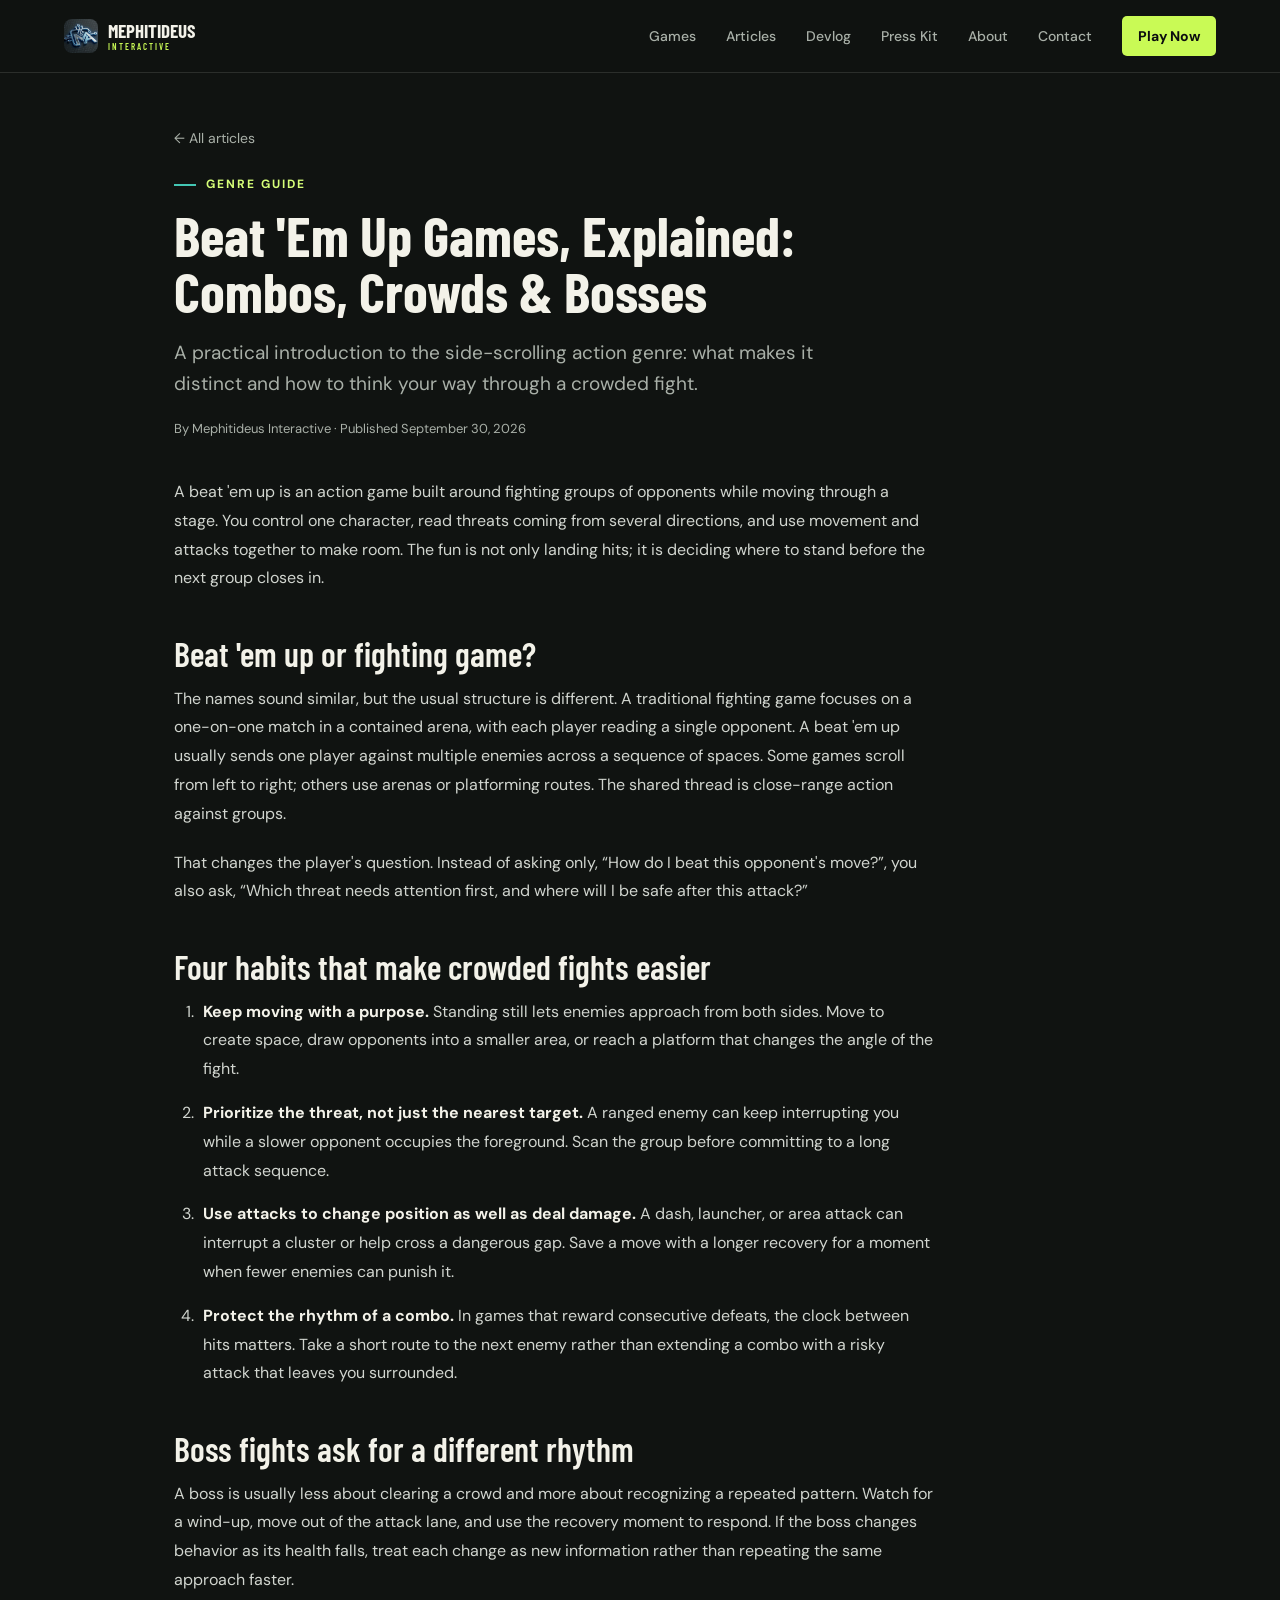
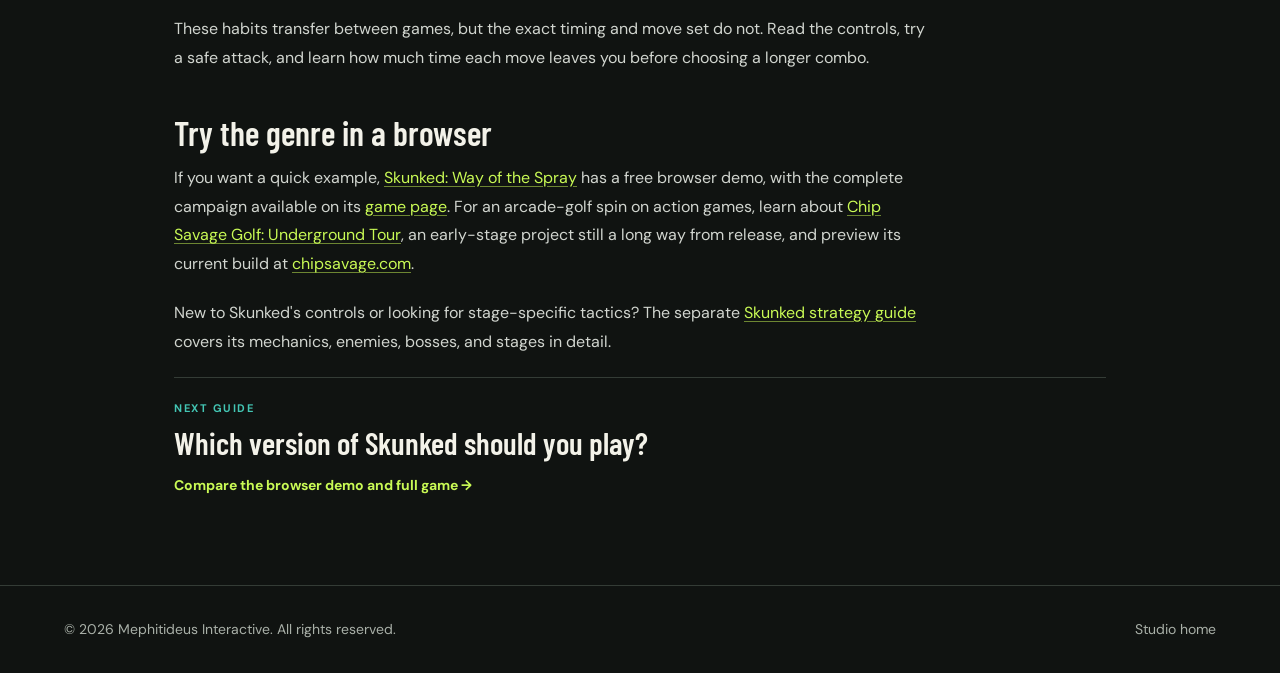
<file: articles/beat-em-up-games.html>
<!DOCTYPE html>
<html lang="en">
<head>
  <meta charset="UTF-8">
  <meta name="viewport" content="width=device-width, initial-scale=1.0">
  <title>Beat 'Em Up Games, Explained: Combos, Crowds &amp; Bosses</title>
  <meta name="description" content="Learn what defines a beat 'em up, how it differs from a fighting game, and how spacing, enemy priority, and combo timing shape a fight.">
  <meta name="theme-color" content="#101311">
  <meta name="robots" content="max-image-preview:large">
  <link rel="canonical" href="https://www.mephitideus.com/articles/beat-em-up-games.html">
  <link rel="icon" href="../assets/images/favicon.svg" type="image/svg+xml">
  <link rel="preconnect" href="https://fonts.googleapis.com">
  <link rel="preconnect" href="https://fonts.gstatic.com" crossorigin>
  <link href="https://fonts.googleapis.com/css2?family=Barlow+Condensed:wght@500;600;700;800&family=DM+Sans:wght@400;500;600;700&display=swap" rel="stylesheet">
  <link rel="stylesheet" href="../css/styles.css">
  <script defer data-domain="www.mephitideus.com" src="https://plausible.io/js/script.js"></script>
  <meta property="og:type" content="article">
  <meta property="og:site_name" content="Mephitideus Interactive">
  <meta property="og:title" content="Beat 'Em Up Games, Explained: Combos, Crowds &amp; Bosses">
  <meta property="og:description" content="A beginner-friendly guide to beat 'em up games: movement, crowd control, combo rhythm, and boss fights.">
  <meta property="og:url" content="https://www.mephitideus.com/articles/beat-em-up-games.html">
  <meta property="og:image" content="https://www.mephitideus.com/assets/images/feature-graphic-1024x500.png">
  <meta property="og:image:alt" content="Skunked: Way of the Spray logo and ninja skunk character">
  <meta name="twitter:card" content="summary_large_image">
  <meta name="twitter:title" content="Beat 'Em Up Games, Explained: Combos, Crowds &amp; Bosses">
  <meta name="twitter:description" content="A beginner-friendly guide to beat 'em up games: movement, crowd control, combo rhythm, and boss fights.">
  <meta name="twitter:image" content="https://www.mephitideus.com/assets/images/feature-graphic-1024x500.png">
  <meta name="twitter:image:alt" content="Skunked: Way of the Spray logo and ninja skunk character">
  <meta property="article:published_time" content="2026-09-30">
  <script type="application/ld+json">
  {
    "@context": "https://schema.org",
    "@type": "Article",
    "@id": "https://www.mephitideus.com/articles/beat-em-up-games.html#article",
    "headline": "Beat 'Em Up Games, Explained: Combos, Crowds & Bosses",
    "description": "A beginner-friendly guide to beat 'em up games, their core combat loop, and practical ways to approach crowded fights.",
    "mainEntityOfPage": "https://www.mephitideus.com/articles/beat-em-up-games.html",
    "datePublished": "2026-09-30",
    "image": "https://www.mephitideus.com/assets/images/feature-graphic-1024x500.png",
    "author": { "@type": "Organization", "name": "Mephitideus Interactive", "url": "https://www.mephitideus.com/" },
    "publisher": { "@id": "https://www.mephitideus.com/#organization" },
    "articleSection": "Game guides"
  }
  </script>
  <script type="application/ld+json">
  {
    "@context": "https://schema.org",
    "@graph": [
      {
        "@type": "Organization",
        "@id": "https://www.mephitideus.com/#organization",
        "name": "Mephitideus Interactive",
        "url": "https://www.mephitideus.com/",
        "logo": "https://www.mephitideus.com/assets/images/logo.png",
        "email": "service@skunked.io"
      },
      {
        "@type": "BreadcrumbList",
        "itemListElement": [
          { "@type": "ListItem", "position": 1, "name": "Home", "item": "https://www.mephitideus.com/" },
          { "@type": "ListItem", "position": 2, "name": "Field Notes", "item": "https://www.mephitideus.com/articles/" },
          { "@type": "ListItem", "position": 3, "name": "Beat 'Em Up Games, Explained: Combos, Crowds & Bosses", "item": "https://www.mephitideus.com/articles/beat-em-up-games.html" }
        ]
      }
    ]
  }
  </script>
</head>
<body>
  <header class="site-header" id="top">
    <div class="container header-inner">
      <a class="logo" href="../index.html#top">
        <img class="logo-img" src="../assets/images/logo.png" alt="">
        <span class="logo-text">MEPHITIDEUS<span class="logo-sub">INTERACTIVE</span></span>
      </a>
      <nav class="site-nav" id="site-nav">
        <a href="../index.html#games">Games</a>
        <a href="index.html" aria-current="page">Articles</a>
        <a href="../devlog/">Devlog</a>
        <a href="../press-kit.html">Press Kit</a>
        <a href="../index.html#about">About</a>
        <a href="../index.html#contact">Contact</a>
        <a class="nav-cta" href="https://skunked.io/" target="_blank" rel="noopener">Play Now</a>
      </nav>
      <button class="nav-toggle" id="nav-toggle" aria-label="Toggle menu" aria-expanded="false" aria-controls="site-nav">
        <span></span><span></span><span></span>
      </button>
    </div>
  </header>

  <main class="article-layout">
    <article>
      <header class="article-header">
        <a class="back-link" href="index.html">&larr; All articles</a>
        <p class="eyebrow"><span class="eyebrow-mark" aria-hidden="true"></span>Genre guide</p>
        <h1 class="article-title">Beat 'Em Up Games, Explained: Combos, Crowds &amp; Bosses</h1>
        <p class="article-dek">A practical introduction to the side-scrolling action genre: what makes it distinct and how to think your way through a crowded fight.</p>
        <p class="article-byline">By Mephitideus Interactive <span aria-hidden="true">&middot;</span> Published <time datetime="2026-09-30">September 30, 2026</time></p>
      </header>

      <div class="article-prose">
        <p>A beat 'em up is an action game built around fighting groups of opponents while moving through a stage. You control one character, read threats coming from several directions, and use movement and attacks together to make room. The fun is not only landing hits; it is deciding where to stand before the next group closes in.</p>

        <h2>Beat 'em up or fighting game?</h2>
        <p>The names sound similar, but the usual structure is different. A traditional fighting game focuses on a one-on-one match in a contained arena, with each player reading a single opponent. A beat 'em up usually sends one player against multiple enemies across a sequence of spaces. Some games scroll from left to right; others use arenas or platforming routes. The shared thread is close-range action against groups.</p>
        <p>That changes the player's question. Instead of asking only, “How do I beat this opponent's move?”, you also ask, “Which threat needs attention first, and where will I be safe after this attack?”</p>

        <h2>Four habits that make crowded fights easier</h2>
        <ol class="article-steps">
          <li><strong>Keep moving with a purpose.</strong> Standing still lets enemies approach from both sides. Move to create space, draw opponents into a smaller area, or reach a platform that changes the angle of the fight.</li>
          <li><strong>Prioritize the threat, not just the nearest target.</strong> A ranged enemy can keep interrupting you while a slower opponent occupies the foreground. Scan the group before committing to a long attack sequence.</li>
          <li><strong>Use attacks to change position as well as deal damage.</strong> A dash, launcher, or area attack can interrupt a cluster or help cross a dangerous gap. Save a move with a longer recovery for a moment when fewer enemies can punish it.</li>
          <li><strong>Protect the rhythm of a combo.</strong> In games that reward consecutive defeats, the clock between hits matters. Take a short route to the next enemy rather than extending a combo with a risky attack that leaves you surrounded.</li>
        </ol>

        <h2>Boss fights ask for a different rhythm</h2>
        <p>A boss is usually less about clearing a crowd and more about recognizing a repeated pattern. Watch for a wind-up, move out of the attack lane, and use the recovery moment to respond. If the boss changes behavior as its health falls, treat each change as new information rather than repeating the same approach faster.</p>
        <p>These habits transfer between games, but the exact timing and move set do not. Read the controls, try a safe attack, and learn how much time each move leaves you before choosing a longer combo.</p>

        <h2>Try the genre in a browser</h2>
        <p>If you want a quick example, <a href="https://skunked.io/" target="_blank" rel="noopener">Skunked: Way of the Spray</a> has a free browser demo, with the complete campaign available on its <a href="../skunked.html">game page</a>. For an arcade-golf spin on action games, learn about <a href="../chip-savage.html">Chip Savage Golf: Underground Tour</a>, an early-stage project still a long way from release, and preview its current build at <a href="https://chipsavage.com/" target="_blank" rel="noopener">chipsavage.com</a>.</p>
        <p>New to Skunked's controls or looking for stage-specific tactics? The separate <a href="https://skunked.io/guide" target="_blank" rel="noopener">Skunked strategy guide</a> covers its mechanics, enemies, bosses, and stages in detail.</p>
      </div>

      <aside class="article-next">
        <p class="note-category">Next guide</p>
        <h2>Which version of Skunked should you play?</h2>
        <a class="article-read-link" href="choose-how-to-play-skunked.html">Compare the browser demo and full game <span aria-hidden="true">&rarr;</span></a>
      </aside>
    </article>
  </main>

  <footer class="site-footer">
    <div class="container footer-inner">
      <span>&copy; <span id="year"></span> Mephitideus Interactive. All rights reserved.</span>
      <a href="../index.html">Studio home</a>
    </div>
  </footer>
  <script src="../js/main.js"></script>
</body>
</html>
</file>
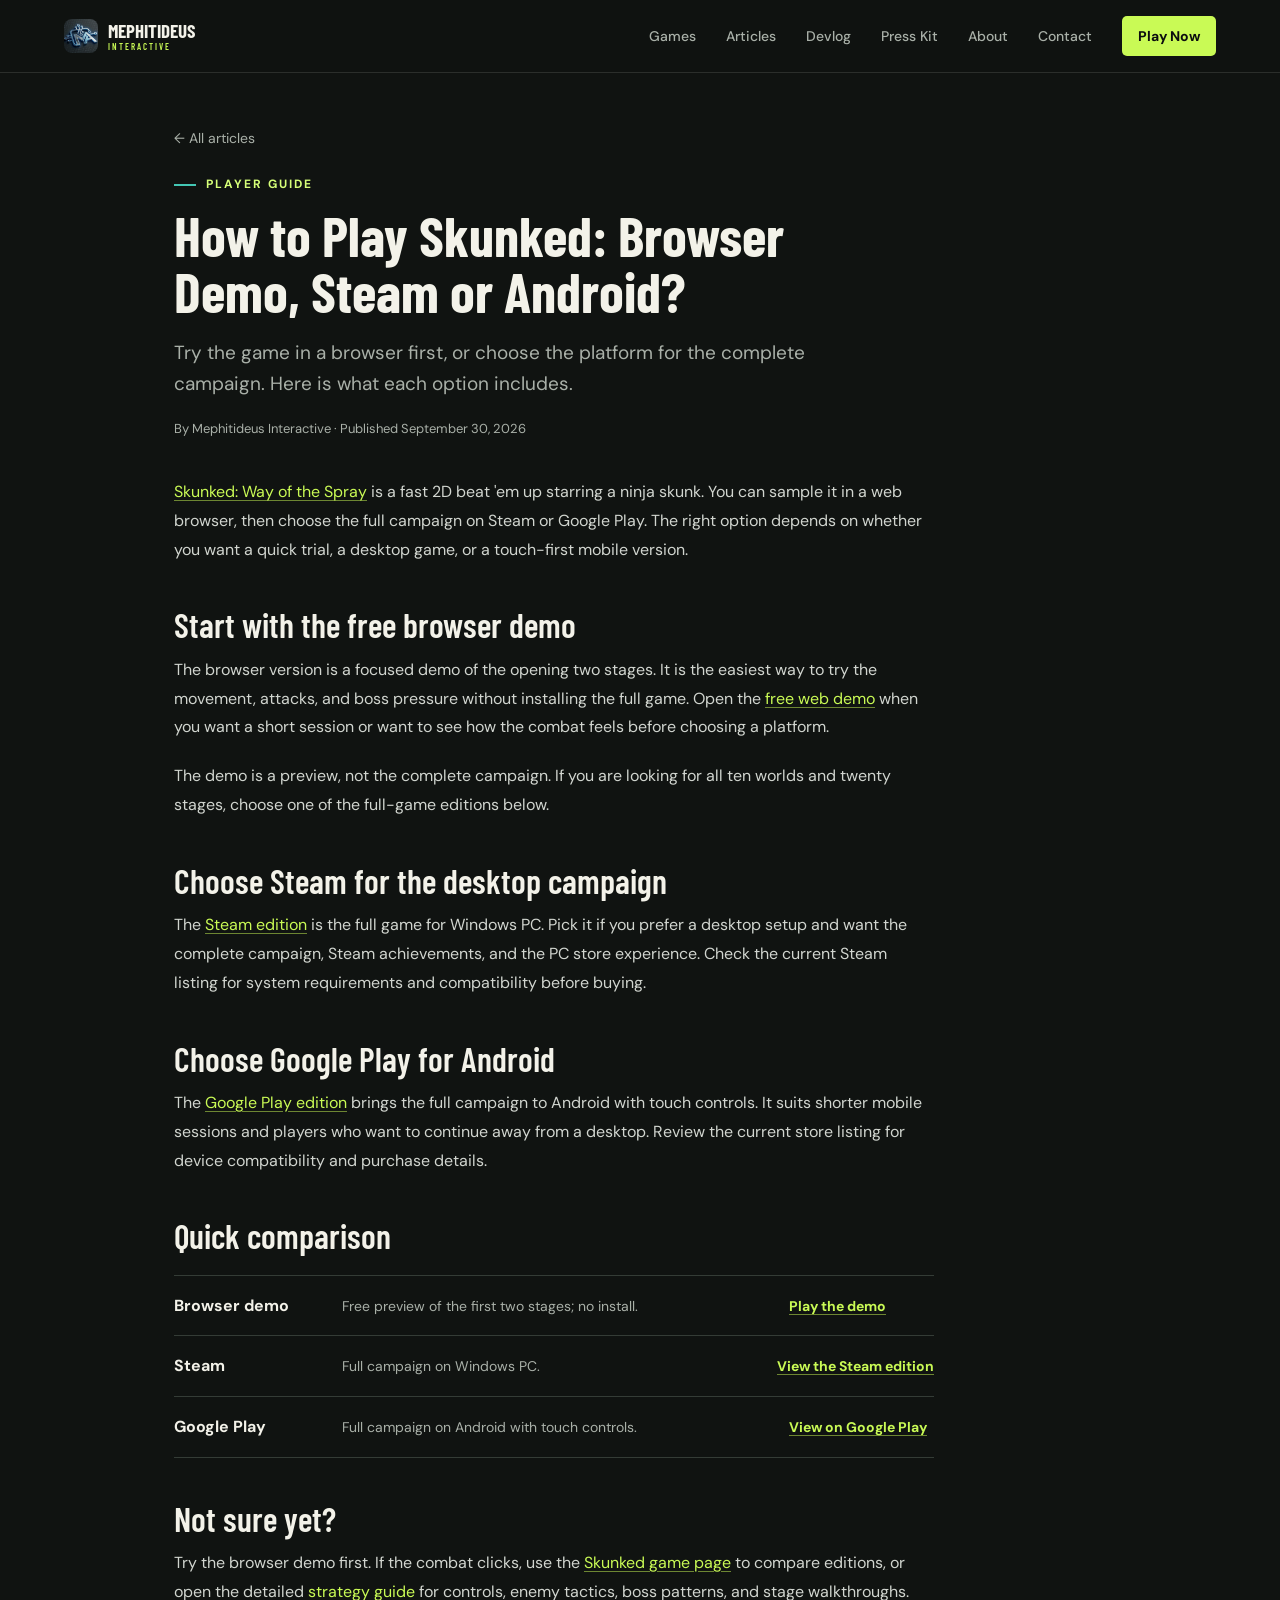
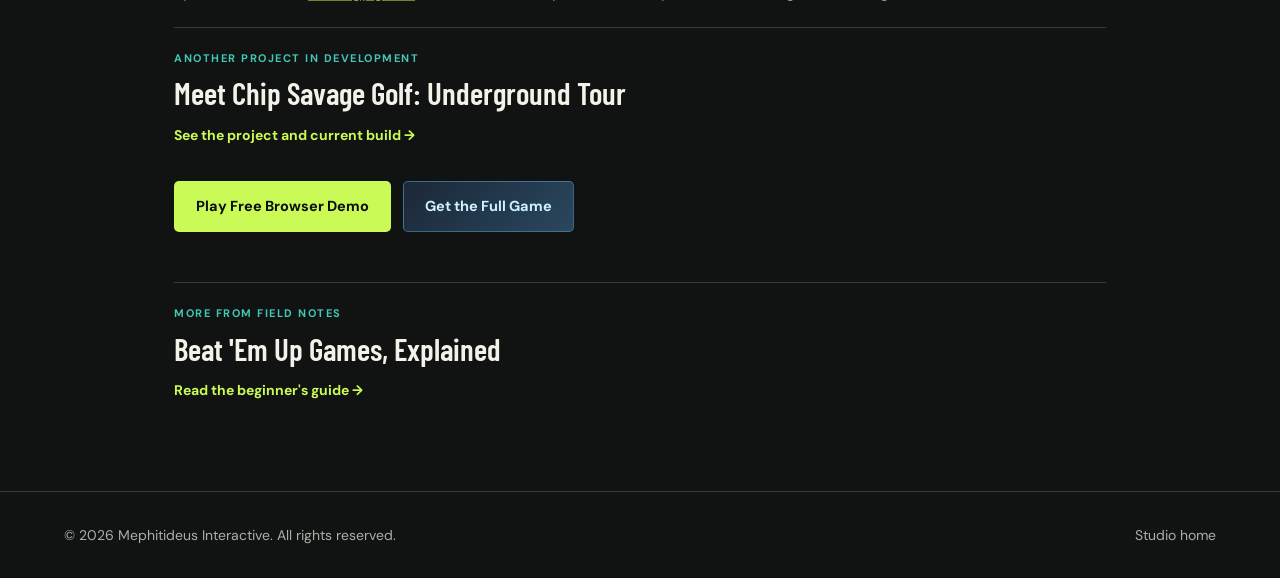
<file: articles/choose-how-to-play-skunked.html>
<!DOCTYPE html>
<html lang="en">
<head>
  <meta charset="UTF-8">
  <meta name="viewport" content="width=device-width, initial-scale=1.0">
  <title>How to Play Skunked: Browser Demo, Steam or Android?</title>
  <meta name="description" content="Compare the free Skunked browser demo with the full campaign on Steam and Google Play, then choose the version that fits how you play.">
  <meta name="theme-color" content="#101311">
  <meta name="robots" content="max-image-preview:large">
  <link rel="canonical" href="https://www.mephitideus.com/articles/choose-how-to-play-skunked.html">
  <link rel="icon" href="../assets/images/favicon.svg" type="image/svg+xml">
  <link rel="preconnect" href="https://fonts.googleapis.com">
  <link rel="preconnect" href="https://fonts.gstatic.com" crossorigin>
  <link href="https://fonts.googleapis.com/css2?family=Barlow+Condensed:wght@500;600;700;800&family=DM+Sans:wght@400;500;600;700&display=swap" rel="stylesheet">
  <link rel="stylesheet" href="../css/styles.css">
  <script defer data-domain="www.mephitideus.com" src="https://plausible.io/js/script.js"></script>
  <meta property="og:type" content="article">
  <meta property="og:site_name" content="Mephitideus Interactive">
  <meta property="og:title" content="How to Play Skunked: Browser Demo, Steam or Android?">
  <meta property="og:description" content="A simple comparison of the free browser demo and the full Skunked campaign on PC and Android.">
  <meta property="og:url" content="https://www.mephitideus.com/articles/choose-how-to-play-skunked.html">
  <meta property="og:image" content="https://www.mephitideus.com/assets/images/main_capsule_1232x706.png">
  <meta property="og:image:alt" content="Skunked: Way of the Spray game artwork">
  <meta name="twitter:card" content="summary_large_image">
  <meta name="twitter:title" content="How to Play Skunked: Browser Demo, Steam or Android?">
  <meta name="twitter:description" content="A simple comparison of the free browser demo and the full Skunked campaign on PC and Android.">
  <meta name="twitter:image" content="https://www.mephitideus.com/assets/images/main_capsule_1232x706.png">
  <meta name="twitter:image:alt" content="Skunked: Way of the Spray game artwork">
  <meta property="article:published_time" content="2026-09-30">
  <script type="application/ld+json">
  {
    "@context": "https://schema.org",
    "@type": "Article",
    "@id": "https://www.mephitideus.com/articles/choose-how-to-play-skunked.html#article",
    "headline": "How to Play Skunked: Browser Demo, Steam or Android?",
    "description": "Compare the free Skunked browser demo with the full campaign on Steam and Google Play.",
    "mainEntityOfPage": "https://www.mephitideus.com/articles/choose-how-to-play-skunked.html",
    "datePublished": "2026-09-30",
    "image": "https://www.mephitideus.com/assets/images/main_capsule_1232x706.png",
    "author": { "@type": "Organization", "name": "Mephitideus Interactive", "url": "https://www.mephitideus.com/" },
    "publisher": { "@id": "https://www.mephitideus.com/#organization" },
    "articleSection": "Player guides"
  }
  </script>
  <script type="application/ld+json">
  {
    "@context": "https://schema.org",
    "@graph": [
      {
        "@type": "Organization",
        "@id": "https://www.mephitideus.com/#organization",
        "name": "Mephitideus Interactive",
        "url": "https://www.mephitideus.com/",
        "logo": "https://www.mephitideus.com/assets/images/logo.png",
        "email": "service@skunked.io"
      },
      {
        "@type": "BreadcrumbList",
        "itemListElement": [
          { "@type": "ListItem", "position": 1, "name": "Home", "item": "https://www.mephitideus.com/" },
          { "@type": "ListItem", "position": 2, "name": "Field Notes", "item": "https://www.mephitideus.com/articles/" },
          { "@type": "ListItem", "position": 3, "name": "How to Play Skunked: Browser Demo, Steam or Android?", "item": "https://www.mephitideus.com/articles/choose-how-to-play-skunked.html" }
        ]
      }
    ]
  }
  </script>
</head>
<body>
  <header class="site-header" id="top">
    <div class="container header-inner">
      <a class="logo" href="../index.html#top">
        <img class="logo-img" src="../assets/images/logo.png" alt="">
        <span class="logo-text">MEPHITIDEUS<span class="logo-sub">INTERACTIVE</span></span>
      </a>
      <nav class="site-nav" id="site-nav">
        <a href="../index.html#games">Games</a>
        <a href="index.html" aria-current="page">Articles</a>
        <a href="../devlog/">Devlog</a>
        <a href="../press-kit.html">Press Kit</a>
        <a href="../index.html#about">About</a>
        <a href="../index.html#contact">Contact</a>
        <a class="nav-cta" href="https://skunked.io/" target="_blank" rel="noopener">Play Now</a>
      </nav>
      <button class="nav-toggle" id="nav-toggle" aria-label="Toggle menu" aria-expanded="false" aria-controls="site-nav">
        <span></span><span></span><span></span>
      </button>
    </div>
  </header>

  <main class="article-layout">
    <article>
      <header class="article-header">
        <a class="back-link" href="index.html">&larr; All articles</a>
        <p class="eyebrow"><span class="eyebrow-mark" aria-hidden="true"></span>Player guide</p>
        <h1 class="article-title">How to Play Skunked: Browser Demo, Steam or Android?</h1>
        <p class="article-dek">Try the game in a browser first, or choose the platform for the complete campaign. Here is what each option includes.</p>
        <p class="article-byline">By Mephitideus Interactive <span aria-hidden="true">&middot;</span> Published <time datetime="2026-09-30">September 30, 2026</time></p>
      </header>

      <div class="article-prose">
        <p><a href="../skunked.html">Skunked: Way of the Spray</a> is a fast 2D beat 'em up starring a ninja skunk. You can sample it in a web browser, then choose the full campaign on Steam or Google Play. The right option depends on whether you want a quick trial, a desktop game, or a touch-first mobile version.</p>

        <h2>Start with the free browser demo</h2>
        <p>The browser version is a focused demo of the opening two stages. It is the easiest way to try the movement, attacks, and boss pressure without installing the full game. Open the <a href="https://skunked.io/" target="_blank" rel="noopener">free web demo</a> when you want a short session or want to see how the combat feels before choosing a platform.</p>
        <p>The demo is a preview, not the complete campaign. If you are looking for all ten worlds and twenty stages, choose one of the full-game editions below.</p>

        <h2>Choose Steam for the desktop campaign</h2>
        <p>The <a href="https://store.steampowered.com/app/4815180/" target="_blank" rel="noopener">Steam edition</a> is the full game for Windows PC. Pick it if you prefer a desktop setup and want the complete campaign, Steam achievements, and the PC store experience. Check the current Steam listing for system requirements and compatibility before buying.</p>

        <h2>Choose Google Play for Android</h2>
        <p>The <a href="https://play.google.com/store/apps/details?id=com.skunksquad.skunkfu" target="_blank" rel="noopener">Google Play edition</a> brings the full campaign to Android with touch controls. It suits shorter mobile sessions and players who want to continue away from a desktop. Review the current store listing for device compatibility and purchase details.</p>

        <h2>Quick comparison</h2>
        <dl class="play-options">
          <div><dt>Browser demo</dt><dd>Free preview of the first two stages; no install.</dd><dd><a href="https://skunked.io/" target="_blank" rel="noopener">Play the demo</a></dd></div>
          <div><dt>Steam</dt><dd>Full campaign on Windows PC.</dd><dd><a href="https://store.steampowered.com/app/4815180/" target="_blank" rel="noopener">View the Steam edition</a></dd></div>
          <div><dt>Google Play</dt><dd>Full campaign on Android with touch controls.</dd><dd><a href="https://play.google.com/store/apps/details?id=com.skunksquad.skunkfu" target="_blank" rel="noopener">View on Google Play</a></dd></div>
        </dl>

        <h2>Not sure yet?</h2>
        <p>Try the browser demo first. If the combat clicks, use the <a href="../skunked.html">Skunked game page</a> to compare editions, or open the detailed <a href="https://skunked.io/guide" target="_blank" rel="noopener">strategy guide</a> for controls, enemy tactics, boss patterns, and stage walkthroughs.</p>
      </div>

      <aside class="article-next">
        <p class="note-category">Another project in development</p>
        <h2>Meet Chip Savage Golf: Underground Tour</h2>
        <a class="article-read-link" href="../chip-savage.html">See the project and current build <span aria-hidden="true">&rarr;</span></a>
      </aside>

      <div class="article-actions">
        <a class="btn btn-primary" href="https://skunked.io/" target="_blank" rel="noopener">Play Free Browser Demo</a>
        <a class="btn btn-steam" href="https://store.steampowered.com/app/4815180/" target="_blank" rel="noopener">Get the Full Game</a>
      </div>
      <aside class="article-next">
        <p class="note-category">More from Field Notes</p>
        <h2>Beat 'Em Up Games, Explained</h2>
        <a class="article-read-link" href="beat-em-up-games.html">Read the beginner's guide <span aria-hidden="true">&rarr;</span></a>
      </aside>
    </article>
  </main>

  <footer class="site-footer">
    <div class="container footer-inner">
      <span>&copy; <span id="year"></span> Mephitideus Interactive. All rights reserved.</span>
      <a href="../index.html">Studio home</a>
    </div>
  </footer>
  <script src="../js/main.js"></script>
</body>
</html>
</file>
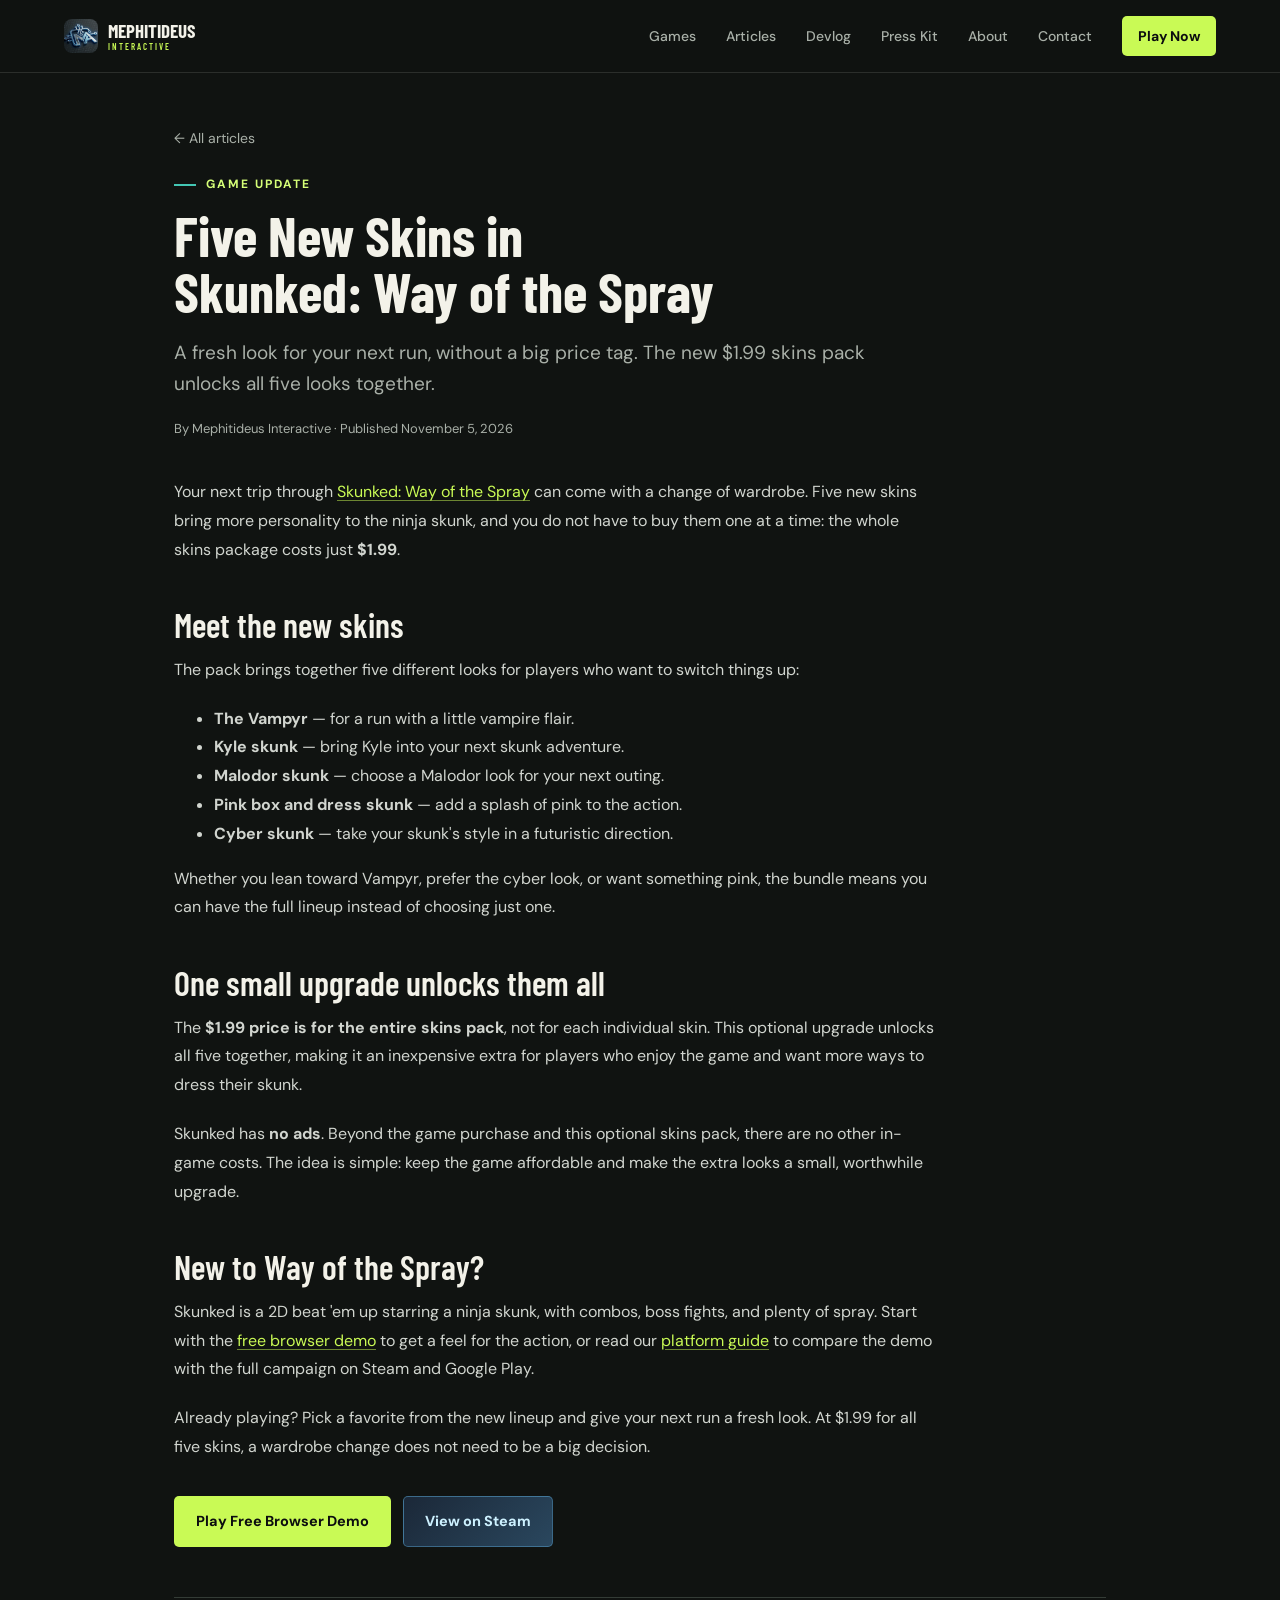
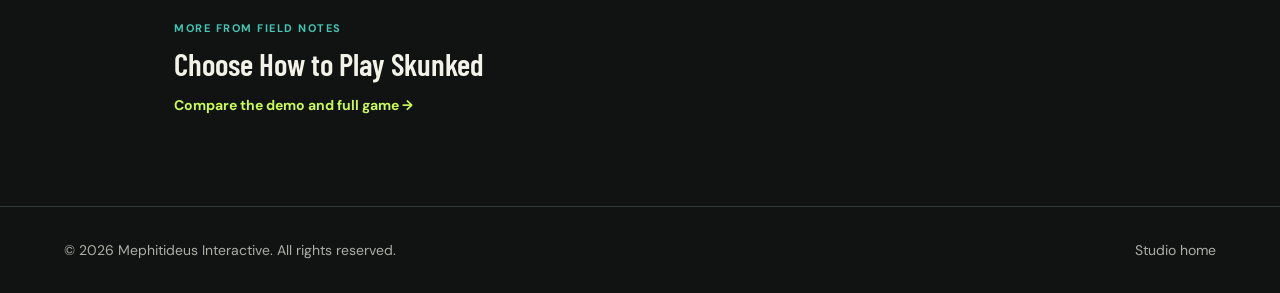
<file: articles/new-skunked-skins.html>
<!DOCTYPE html>
<html lang="en">
<head>
  <meta charset="UTF-8">
  <meta name="viewport" content="width=device-width, initial-scale=1.0">
  <title>Five New Skins in Skunked: Way of the Spray</title>
  <meta name="description" content="Meet five new Skunked: Way of the Spray skins: Vampyr, Kyle, Malodor, pink box and dress, and cyber skunk. Unlock them all in one $1.99 pack.">
  <meta name="theme-color" content="#101311">
  <meta name="robots" content="max-image-preview:large">
  <link rel="canonical" href="https://www.mephitideus.com/articles/new-skunked-skins.html">
  <link rel="icon" href="../assets/images/favicon.svg" type="image/svg+xml">
  <link rel="preconnect" href="https://fonts.googleapis.com">
  <link rel="preconnect" href="https://fonts.gstatic.com" crossorigin>
  <link href="https://fonts.googleapis.com/css2?family=Barlow+Condensed:wght@500;600;700;800&family=DM+Sans:wght@400;500;600;700&display=swap" rel="stylesheet">
  <link rel="stylesheet" href="../css/styles.css">
  <script defer data-domain="www.mephitideus.com" src="https://plausible.io/js/script.js"></script>
  <meta property="og:type" content="article">
  <meta property="og:site_name" content="Mephitideus Interactive">
  <meta property="og:title" content="Five New Skins in Skunked: Way of the Spray">
  <meta property="og:description" content="Five new looks, one $1.99 skins pack. Give your skunk a fresh look in an ad-free game without other in-game costs.">
  <meta property="og:url" content="https://www.mephitideus.com/articles/new-skunked-skins.html">
  <meta property="og:image" content="https://www.mephitideus.com/assets/images/main_capsule_1232x706.png">
  <meta property="og:image:alt" content="Skunked: Way of the Spray game artwork">
  <meta name="twitter:card" content="summary_large_image">
  <meta name="twitter:title" content="Five New Skins in Skunked: Way of the Spray">
  <meta name="twitter:description" content="Five new looks, one $1.99 skins pack. Give your skunk a fresh look in an ad-free game without other in-game costs.">
  <meta name="twitter:image" content="https://www.mephitideus.com/assets/images/main_capsule_1232x706.png">
  <meta name="twitter:image:alt" content="Skunked: Way of the Spray game artwork">
  <meta property="article:published_time" content="2026-11-05">
  <script type="application/ld+json">
  {
    "@context": "https://schema.org",
    "@type": "Article",
    "@id": "https://www.mephitideus.com/articles/new-skunked-skins.html#article",
    "headline": "Five New Skins in Skunked: Way of the Spray",
    "description": "Meet the five new Skunked skins and unlock the whole pack for $1.99.",
    "mainEntityOfPage": "https://www.mephitideus.com/articles/new-skunked-skins.html",
    "datePublished": "2026-11-05",
    "image": "https://www.mephitideus.com/assets/images/main_capsule_1232x706.png",
    "author": { "@type": "Organization", "name": "Mephitideus Interactive", "url": "https://www.mephitideus.com/" },
    "publisher": { "@id": "https://www.mephitideus.com/#organization" },
    "articleSection": "Game updates"
  }
  </script>
  <script type="application/ld+json">
  {
    "@context": "https://schema.org",
    "@graph": [
      {
        "@type": "Organization",
        "@id": "https://www.mephitideus.com/#organization",
        "name": "Mephitideus Interactive",
        "url": "https://www.mephitideus.com/",
        "logo": "https://www.mephitideus.com/assets/images/logo.png",
        "email": "service@skunked.io"
      },
      {
        "@type": "BreadcrumbList",
        "itemListElement": [
          { "@type": "ListItem", "position": 1, "name": "Home", "item": "https://www.mephitideus.com/" },
          { "@type": "ListItem", "position": 2, "name": "Field Notes", "item": "https://www.mephitideus.com/articles/" },
          { "@type": "ListItem", "position": 3, "name": "Five New Skins in Skunked: Way of the Spray", "item": "https://www.mephitideus.com/articles/new-skunked-skins.html" }
        ]
      }
    ]
  }
  </script>
</head>
<body>
  <header class="site-header" id="top">
    <div class="container header-inner">
      <a class="logo" href="../index.html#top">
        <img class="logo-img" src="../assets/images/logo.png" alt="">
        <span class="logo-text">MEPHITIDEUS<span class="logo-sub">INTERACTIVE</span></span>
      </a>
      <nav class="site-nav" id="site-nav">
        <a href="../index.html#games">Games</a>
        <a href="index.html" aria-current="page">Articles</a>
        <a href="../devlog/">Devlog</a>
        <a href="../press-kit.html">Press Kit</a>
        <a href="../index.html#about">About</a>
        <a href="../index.html#contact">Contact</a>
        <a class="nav-cta" href="https://skunked.io/" target="_blank" rel="noopener">Play Now</a>
      </nav>
      <button class="nav-toggle" id="nav-toggle" aria-label="Toggle menu" aria-expanded="false" aria-controls="site-nav">
        <span></span><span></span><span></span>
      </button>
    </div>
  </header>

  <main class="article-layout">
    <article>
      <header class="article-header">
        <a class="back-link" href="index.html">&larr; All articles</a>
        <p class="eyebrow"><span class="eyebrow-mark" aria-hidden="true"></span>Game update</p>
        <h1 class="article-title">Five New Skins in Skunked: Way of the Spray</h1>
        <p class="article-dek">A fresh look for your next run, without a big price tag. The new $1.99 skins pack unlocks all five looks together.</p>
        <p class="article-byline">By Mephitideus Interactive <span aria-hidden="true">&middot;</span> Published <time datetime="2026-11-05">November 5, 2026</time></p>
      </header>

      <div class="article-prose">
        <p>Your next trip through <a href="../skunked.html">Skunked: Way of the Spray</a> can come with a change of wardrobe. Five new skins bring more personality to the ninja skunk, and you do not have to buy them one at a time: the whole skins package costs just <strong>$1.99</strong>.</p>

        <h2>Meet the new skins</h2>
        <p>The pack brings together five different looks for players who want to switch things up:</p>
        <ul>
          <li><strong>The Vampyr</strong> &mdash; for a run with a little vampire flair.</li>
          <li><strong>Kyle skunk</strong> &mdash; bring Kyle into your next skunk adventure.</li>
          <li><strong>Malodor skunk</strong> &mdash; choose a Malodor look for your next outing.</li>
          <li><strong>Pink box and dress skunk</strong> &mdash; add a splash of pink to the action.</li>
          <li><strong>Cyber skunk</strong> &mdash; take your skunk's style in a futuristic direction.</li>
        </ul>
        <p>Whether you lean toward Vampyr, prefer the cyber look, or want something pink, the bundle means you can have the full lineup instead of choosing just one.</p>

        <h2>One small upgrade unlocks them all</h2>
        <p>The <strong>$1.99 price is for the entire skins pack</strong>, not for each individual skin. This optional upgrade unlocks all five together, making it an inexpensive extra for players who enjoy the game and want more ways to dress their skunk.</p>
        <p>Skunked has <strong>no ads</strong>. Beyond the game purchase and this optional skins pack, there are no other in-game costs. The idea is simple: keep the game affordable and make the extra looks a small, worthwhile upgrade.</p>

        <h2>New to Way of the Spray?</h2>
        <p>Skunked is a 2D beat 'em up starring a ninja skunk, with combos, boss fights, and plenty of spray. Start with the <a href="https://skunked.io/" target="_blank" rel="noopener">free browser demo</a> to get a feel for the action, or read our <a href="choose-how-to-play-skunked.html">platform guide</a> to compare the demo with the full campaign on Steam and Google Play.</p>
        <p>Already playing? Pick a favorite from the new lineup and give your next run a fresh look. At $1.99 for all five skins, a wardrobe change does not need to be a big decision.</p>
      </div>

      <div class="article-actions">
        <a class="btn btn-primary" href="https://skunked.io/" target="_blank" rel="noopener">Play Free Browser Demo</a>
        <a class="btn btn-steam" href="https://store.steampowered.com/app/4815180/" target="_blank" rel="noopener">View on Steam</a>
      </div>
      <aside class="article-next">
        <p class="note-category">More from Field Notes</p>
        <h2>Choose How to Play Skunked</h2>
        <a class="article-read-link" href="choose-how-to-play-skunked.html">Compare the demo and full game <span aria-hidden="true">&rarr;</span></a>
      </aside>
    </article>
  </main>

  <footer class="site-footer">
    <div class="container footer-inner">
      <span>&copy; <span id="year"></span> Mephitideus Interactive. All rights reserved.</span>
      <a href="../index.html">Studio home</a>
    </div>
  </footer>
  <script src="../js/main.js"></script>
</body>
</html>
</file>
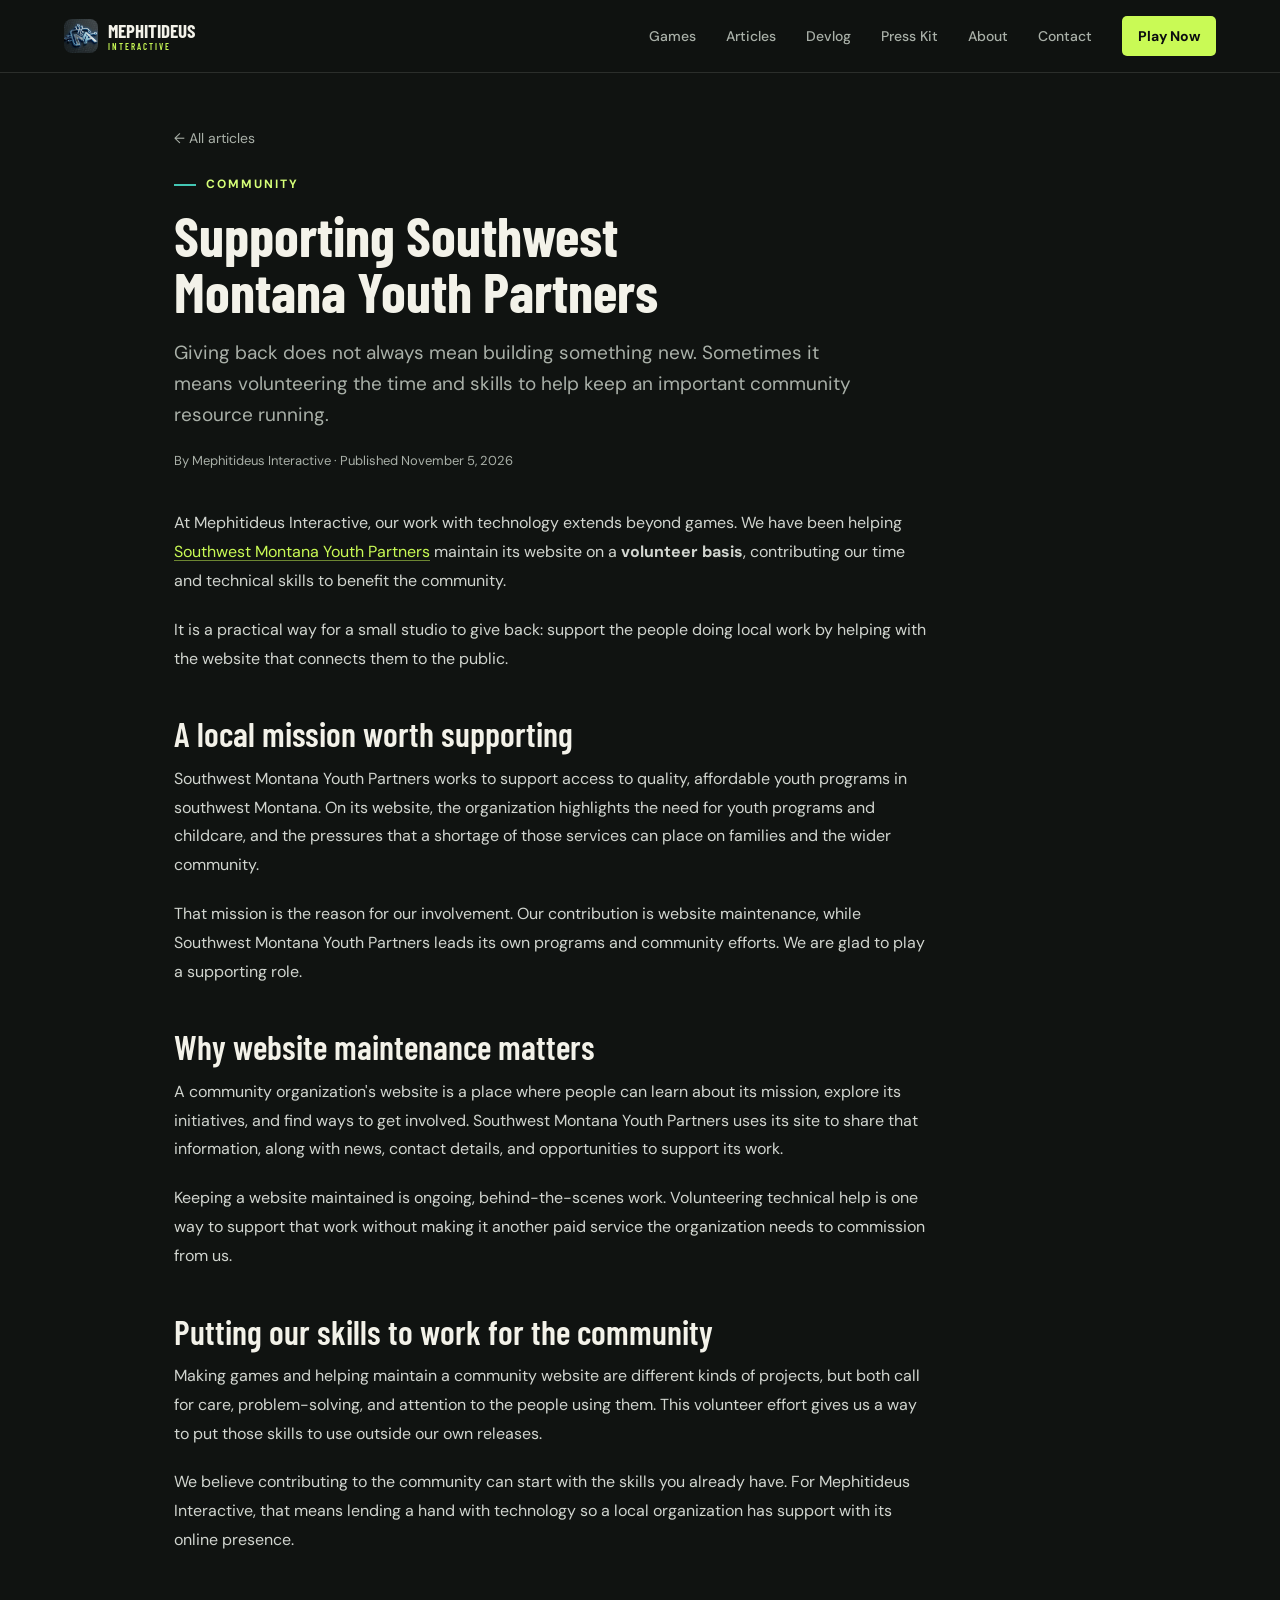
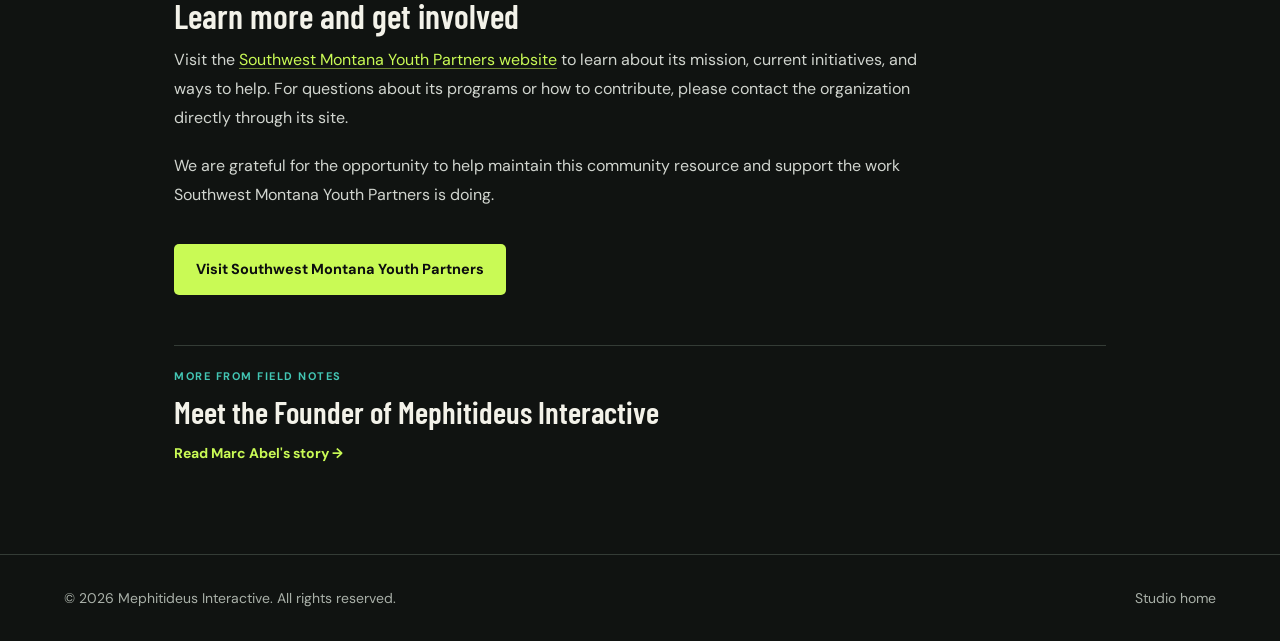
<file: articles/supporting-southwest-montana-youth-partners.html>
<!DOCTYPE html>
<html lang="en">
<head>
  <meta charset="UTF-8">
  <meta name="viewport" content="width=device-width, initial-scale=1.0">
  <title>Supporting Southwest Montana Youth Partners | Mephitideus</title>
  <meta name="description" content="Mephitideus Interactive volunteers website maintenance support for Southwest Montana Youth Partners, putting technical skills to work for the community.">
  <meta name="theme-color" content="#101311">
  <meta name="robots" content="max-image-preview:large">
  <link rel="canonical" href="https://www.mephitideus.com/articles/supporting-southwest-montana-youth-partners.html">
  <link rel="icon" href="../assets/images/favicon.svg" type="image/svg+xml">
  <link rel="preconnect" href="https://fonts.googleapis.com">
  <link rel="preconnect" href="https://fonts.gstatic.com" crossorigin>
  <link href="https://fonts.googleapis.com/css2?family=Barlow+Condensed:wght@500;600;700;800&family=DM+Sans:wght@400;500;600;700&display=swap" rel="stylesheet">
  <link rel="stylesheet" href="../css/styles.css">
  <script defer data-domain="www.mephitideus.com" src="https://plausible.io/js/script.js"></script>
  <meta property="og:type" content="article">
  <meta property="og:site_name" content="Mephitideus Interactive">
  <meta property="og:title" content="Supporting Southwest Montana Youth Partners">
  <meta property="og:description" content="How Mephitideus Interactive is giving back through volunteer website maintenance for Southwest Montana Youth Partners.">
  <meta property="og:url" content="https://www.mephitideus.com/articles/supporting-southwest-montana-youth-partners.html">
  <meta property="og:image" content="https://www.mephitideus.com/assets/images/logo.png">
  <meta property="og:image:alt" content="Mephitideus Interactive studio logo">
  <meta name="twitter:card" content="summary_large_image">
  <meta name="twitter:title" content="Supporting Southwest Montana Youth Partners">
  <meta name="twitter:description" content="How Mephitideus Interactive is giving back through volunteer website maintenance for Southwest Montana Youth Partners.">
  <meta name="twitter:image" content="https://www.mephitideus.com/assets/images/logo.png">
  <meta name="twitter:image:alt" content="Mephitideus Interactive studio logo">
  <meta property="article:published_time" content="2026-11-05">
  <script type="application/ld+json">
  {
    "@context": "https://schema.org",
    "@type": "Article",
    "@id": "https://www.mephitideus.com/articles/supporting-southwest-montana-youth-partners.html#article",
    "headline": "Supporting Southwest Montana Youth Partners",
    "description": "Mephitideus Interactive volunteers website maintenance support for Southwest Montana Youth Partners to benefit the community.",
    "mainEntityOfPage": "https://www.mephitideus.com/articles/supporting-southwest-montana-youth-partners.html",
    "datePublished": "2026-11-05",
    "image": "https://www.mephitideus.com/assets/images/logo.png",
    "author": { "@type": "Organization", "name": "Mephitideus Interactive", "url": "https://www.mephitideus.com/" },
    "publisher": { "@id": "https://www.mephitideus.com/#organization" },
    "articleSection": "Community"
  }
  </script>
  <script type="application/ld+json">
  {
    "@context": "https://schema.org",
    "@graph": [
      {
        "@type": "Organization",
        "@id": "https://www.mephitideus.com/#organization",
        "name": "Mephitideus Interactive",
        "url": "https://www.mephitideus.com/",
        "logo": "https://www.mephitideus.com/assets/images/logo.png",
        "email": "service@skunked.io"
      },
      {
        "@type": "BreadcrumbList",
        "itemListElement": [
          { "@type": "ListItem", "position": 1, "name": "Home", "item": "https://www.mephitideus.com/" },
          { "@type": "ListItem", "position": 2, "name": "Field Notes", "item": "https://www.mephitideus.com/articles/" },
          { "@type": "ListItem", "position": 3, "name": "Supporting Southwest Montana Youth Partners", "item": "https://www.mephitideus.com/articles/supporting-southwest-montana-youth-partners.html" }
        ]
      }
    ]
  }
  </script>
</head>
<body>
  <header class="site-header" id="top">
    <div class="container header-inner">
      <a class="logo" href="../index.html#top">
        <img class="logo-img" src="../assets/images/logo.png" alt="">
        <span class="logo-text">MEPHITIDEUS<span class="logo-sub">INTERACTIVE</span></span>
      </a>
      <nav class="site-nav" id="site-nav">
        <a href="../index.html#games">Games</a>
        <a href="index.html" aria-current="page">Articles</a>
        <a href="../devlog/">Devlog</a>
        <a href="../press-kit.html">Press Kit</a>
        <a href="../index.html#about">About</a>
        <a href="../index.html#contact">Contact</a>
        <a class="nav-cta" href="https://skunked.io/" target="_blank" rel="noopener">Play Now</a>
      </nav>
      <button class="nav-toggle" id="nav-toggle" aria-label="Toggle menu" aria-expanded="false" aria-controls="site-nav">
        <span></span><span></span><span></span>
      </button>
    </div>
  </header>

  <main class="article-layout">
    <article>
      <header class="article-header">
        <a class="back-link" href="index.html">&larr; All articles</a>
        <p class="eyebrow"><span class="eyebrow-mark" aria-hidden="true"></span>Community</p>
        <h1 class="article-title">Supporting Southwest Montana Youth Partners</h1>
        <p class="article-dek">Giving back does not always mean building something new. Sometimes it means volunteering the time and skills to help keep an important community resource running.</p>
        <p class="article-byline">By Mephitideus Interactive <span aria-hidden="true">&middot;</span> Published <time datetime="2026-11-05">November 5, 2026</time></p>
      </header>

      <div class="article-prose">
        <p>At Mephitideus Interactive, our work with technology extends beyond games. We have been helping <a href="https://www.swmontanayouthpartners.org/" target="_blank" rel="noopener">Southwest Montana Youth Partners</a> maintain its website on a <strong>volunteer basis</strong>, contributing our time and technical skills to benefit the community.</p>
        <p>It is a practical way for a small studio to give back: support the people doing local work by helping with the website that connects them to the public.</p>

        <h2>A local mission worth supporting</h2>
        <p>Southwest Montana Youth Partners works to support access to quality, affordable youth programs in southwest Montana. On its website, the organization highlights the need for youth programs and childcare, and the pressures that a shortage of those services can place on families and the wider community.</p>
        <p>That mission is the reason for our involvement. Our contribution is website maintenance, while Southwest Montana Youth Partners leads its own programs and community efforts. We are glad to play a supporting role.</p>

        <h2>Why website maintenance matters</h2>
        <p>A community organization's website is a place where people can learn about its mission, explore its initiatives, and find ways to get involved. Southwest Montana Youth Partners uses its site to share that information, along with news, contact details, and opportunities to support its work.</p>
        <p>Keeping a website maintained is ongoing, behind-the-scenes work. Volunteering technical help is one way to support that work without making it another paid service the organization needs to commission from us.</p>

        <h2>Putting our skills to work for the community</h2>
        <p>Making games and helping maintain a community website are different kinds of projects, but both call for care, problem-solving, and attention to the people using them. This volunteer effort gives us a way to put those skills to use outside our own releases.</p>
        <p>We believe contributing to the community can start with the skills you already have. For Mephitideus Interactive, that means lending a hand with technology so a local organization has support with its online presence.</p>

        <h2>Learn more and get involved</h2>
        <p>Visit the <a href="https://www.swmontanayouthpartners.org/" target="_blank" rel="noopener">Southwest Montana Youth Partners website</a> to learn about its mission, current initiatives, and ways to help. For questions about its programs or how to contribute, please contact the organization directly through its site.</p>
        <p>We are grateful for the opportunity to help maintain this community resource and support the work Southwest Montana Youth Partners is doing.</p>
      </div>

      <div class="article-actions">
        <a class="btn btn-primary" href="https://www.swmontanayouthpartners.org/" target="_blank" rel="noopener">Visit Southwest Montana Youth Partners</a>
      </div>
      <aside class="article-next">
        <p class="note-category">More from Field Notes</p>
        <h2>Meet the Founder of Mephitideus Interactive</h2>
        <a class="article-read-link" href="about-marc-abel.html">Read Marc Abel's story <span aria-hidden="true">&rarr;</span></a>
      </aside>
    </article>
  </main>

  <footer class="site-footer">
    <div class="container footer-inner">
      <span>&copy; <span id="year"></span> Mephitideus Interactive. All rights reserved.</span>
      <a href="../index.html">Studio home</a>
    </div>
  </footer>
  <script src="../js/main.js"></script>
</body>
</html>
</file>
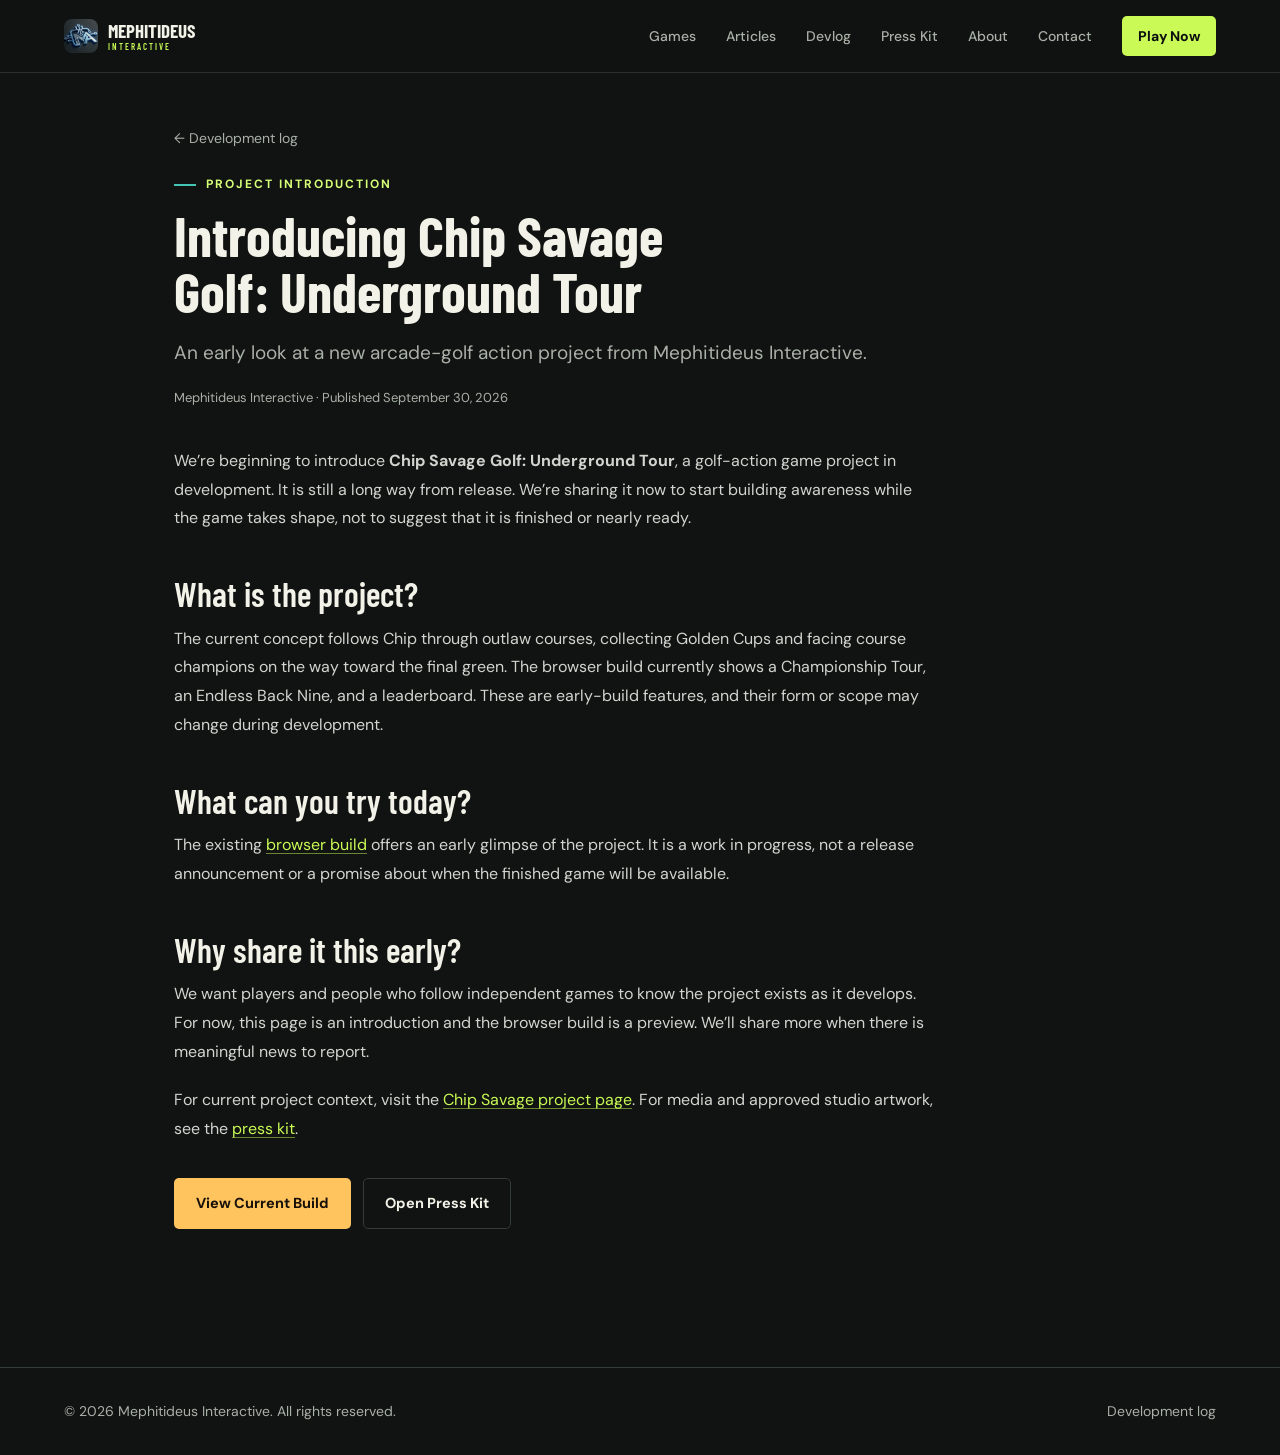
<file: devlog/introducing-chip-savage.html>
<!DOCTYPE html>
<html lang="en">
<head>
  <meta charset="UTF-8">
  <meta name="viewport" content="width=device-width, initial-scale=1.0">
  <title>Introducing Chip Savage Golf: Underground Tour</title>
  <meta name="description" content="Meet Chip Savage Golf: Underground Tour, an arcade-golf action game in development and still a long way from release.">
  <meta name="theme-color" content="#101311">
  <meta name="robots" content="max-image-preview:large">
  <link rel="canonical" href="https://www.mephitideus.com/devlog/introducing-chip-savage.html">
  <link rel="alternate" type="application/rss+xml" title="Mephitideus Interactive Devlog" href="https://www.mephitideus.com/devlog/feed.xml">
  <link rel="icon" href="../assets/images/favicon.svg" type="image/svg+xml">
  <link rel="preconnect" href="https://fonts.googleapis.com">
  <link rel="preconnect" href="https://fonts.gstatic.com" crossorigin>
  <link href="https://fonts.googleapis.com/css2?family=Barlow+Condensed:wght@500;600;700;800&family=DM+Sans:wght@400;500;600;700&display=swap" rel="stylesheet">
  <link rel="stylesheet" href="../css/styles.css">
  <script defer data-domain="www.mephitideus.com" src="https://plausible.io/js/script.js"></script>
  <meta property="og:type" content="article">
  <meta property="og:site_name" content="Mephitideus Interactive">
  <meta property="og:title" content="Introducing Chip Savage Golf: Underground Tour">
  <meta property="og:description" content="An early look at a golf-action project that is still a long way from release.">
  <meta property="og:url" content="https://www.mephitideus.com/devlog/introducing-chip-savage.html">
  <meta property="og:image" content="https://www.mephitideus.com/assets/images/feature_art_chip.png">
  <meta property="og:image:alt" content="Chip Savage Golf: Underground Tour game artwork">
  <meta property="article:published_time" content="2026-09-30">
  <meta property="article:modified_time" content="2026-09-30">
  <meta name="twitter:card" content="summary_large_image">
  <meta name="twitter:title" content="Introducing Chip Savage Golf: Underground Tour">
  <meta name="twitter:description" content="An early look at a golf-action project that is still a long way from release.">
  <meta name="twitter:image" content="https://www.mephitideus.com/assets/images/feature_art_chip.png">
  <meta name="twitter:image:alt" content="Chip Savage Golf: Underground Tour game artwork">
  <script type="application/ld+json">
  {
    "@context": "https://schema.org",
    "@type": "BlogPosting",
    "@id": "https://www.mephitideus.com/devlog/introducing-chip-savage.html#article",
    "headline": "Introducing Chip Savage Golf: Underground Tour",
    "description": "An early look at a golf-action project that is still a long way from release.",
    "datePublished": "2026-09-30",
    "dateModified": "2026-09-30",
    "mainEntityOfPage": "https://www.mephitideus.com/devlog/introducing-chip-savage.html",
    "image": "https://www.mephitideus.com/assets/images/feature_art_chip.png",
    "author": { "@type": "Organization", "name": "Mephitideus Interactive", "url": "https://www.mephitideus.com/" },
    "publisher": { "@id": "https://www.mephitideus.com/#organization" }
  }
  </script>
  <script type="application/ld+json">
  {
    "@context": "https://schema.org",
    "@graph": [
      {
        "@type": "Organization",
        "@id": "https://www.mephitideus.com/#organization",
        "name": "Mephitideus Interactive",
        "url": "https://www.mephitideus.com/",
        "logo": "https://www.mephitideus.com/assets/images/logo.png",
        "email": "service@skunked.io"
      },
      {
        "@type": "BreadcrumbList",
        "itemListElement": [
          { "@type": "ListItem", "position": 1, "name": "Home", "item": "https://www.mephitideus.com/" },
          { "@type": "ListItem", "position": 2, "name": "Development Log", "item": "https://www.mephitideus.com/devlog/" },
          { "@type": "ListItem", "position": 3, "name": "Introducing Chip Savage Golf: Underground Tour", "item": "https://www.mephitideus.com/devlog/introducing-chip-savage.html" }
        ]
      }
    ]
  }
  </script>
</head>
<body>
  <header class="site-header" id="top">
    <div class="container header-inner">
      <a class="logo" href="../index.html#top">
        <img class="logo-img" src="../assets/images/logo.png" alt="">
        <span class="logo-text">MEPHITIDEUS<span class="logo-sub">INTERACTIVE</span></span>
      </a>
      <nav class="site-nav" id="site-nav">
        <a href="../index.html#games">Games</a>
        <a href="../articles/">Articles</a>
        <a href="index.html" aria-current="page">Devlog</a>
        <a href="../press-kit.html">Press Kit</a>
        <a href="../index.html#about">About</a>
        <a href="../index.html#contact">Contact</a>
        <a class="nav-cta" href="https://skunked.io/" target="_blank" rel="noopener">Play Now</a>
      </nav>
      <button class="nav-toggle" id="nav-toggle" aria-label="Toggle menu" aria-expanded="false" aria-controls="site-nav">
        <span></span><span></span><span></span>
      </button>
    </div>
  </header>

  <main class="article-layout">
    <article>
      <header class="article-header">
        <a class="back-link" href="index.html">&larr; Development log</a>
        <p class="eyebrow"><span class="eyebrow-mark" aria-hidden="true"></span>Project introduction</p>
        <h1 class="article-title">Introducing Chip Savage Golf: Underground Tour</h1>
        <p class="article-dek">An early look at a new arcade-golf action project from Mephitideus Interactive.</p>
        <p class="article-byline">Mephitideus Interactive <span aria-hidden="true">&middot;</span> Published <time datetime="2026-09-30">September 30, 2026</time></p>
      </header>

      <div class="article-prose">
        <p>We’re beginning to introduce <strong>Chip Savage Golf: Underground Tour</strong>, a golf-action game project in development. It is still a long way from release. We’re sharing it now to start building awareness while the game takes shape, not to suggest that it is finished or nearly ready.</p>

        <h2>What is the project?</h2>
        <p>The current concept follows Chip through outlaw courses, collecting Golden Cups and facing course champions on the way toward the final green. The browser build currently shows a Championship Tour, an Endless Back Nine, and a leaderboard. These are early-build features, and their form or scope may change during development.</p>

        <h2>What can you try today?</h2>
        <p>The existing <a href="https://chipsavage.com/" target="_blank" rel="noopener">browser build</a> offers an early glimpse of the project. It is a work in progress, not a release announcement or a promise about when the finished game will be available.</p>

        <h2>Why share it this early?</h2>
        <p>We want players and people who follow independent games to know the project exists as it develops. For now, this page is an introduction and the browser build is a preview. We’ll share more when there is meaningful news to report.</p>

        <p>For current project context, visit the <a href="../chip-savage.html">Chip Savage project page</a>. For media and approved studio artwork, see the <a href="../press-kit.html">press kit</a>.</p>
      </div>

      <div class="article-actions">
        <a class="btn btn-chip" href="https://chipsavage.com/" target="_blank" rel="noopener">View Current Build</a>
        <a class="btn btn-outline" href="../press-kit.html">Open Press Kit</a>
      </div>
    </article>
  </main>

  <footer class="site-footer">
    <div class="container footer-inner">
      <span>&copy; <span id="year"></span> Mephitideus Interactive. All rights reserved.</span>
      <a href="index.html">Development log</a>
    </div>
  </footer>
  <script src="../js/main.js"></script>
</body>
</html>
</file>
<file: css/styles.css>
/* ---------- Design tokens ---------- */
:root {
  --bg: #101311;
  --bg-alt: #171b18;
  --surface: #1c211e;
  --surface-2: #252c28;
  --border: #343c36;
  --text: #f3f2e9;
  --text-muted: #a9b0a8;
  --accent: #c9fa55;
  --accent-dim: #b0e93d;
  --accent-2: #43c6b4;
  --danger: #ff765e;
  --radius: 8px;
  --radius-sm: 5px;
  --container: 1200px;
  --shadow: 0 24px 60px -28px rgba(0, 0, 0, 0.72);
  --transition: 200ms ease;
}

* { box-sizing: border-box; }

html { scroll-behavior: smooth; }

section[id] { scroll-margin-top: 88px; }

body {
  margin: 0;
  background: var(--bg);
  color: var(--text);
  font-family: "DM Sans", "Segoe UI", sans-serif;
  line-height: 1.6;
  -webkit-font-smoothing: antialiased;
}

img { max-width: 100%; display: block; }

a { color: inherit; text-decoration: none; }

a:focus-visible, button:focus-visible {
  outline: 2px solid var(--accent);
  outline-offset: 4px;
}

::selection { background: var(--accent); color: var(--bg); }

.container {
  width: 100%;
  max-width: var(--container);
  margin: 0 auto;
  padding: 0 24px;
}

.text-accent { color: var(--accent); }

/* ---------- Header ---------- */
.site-header {
  position: sticky;
  top: 0;
  z-index: 50;
  background: rgba(16, 19, 17, 0.9);
  -webkit-backdrop-filter: blur(10px);
  backdrop-filter: blur(10px);
  border-bottom: 1px solid rgba(243, 242, 233, 0.12);
}

.header-inner {
  display: flex;
  align-items: center;
  justify-content: space-between;
  height: 72px;
}

.logo {
  display: flex;
  align-items: center;
  gap: 10px;
  font-weight: 700;
  letter-spacing: 0;
}

.logo-img {
  width: 34px;
  height: 34px;
  border-radius: 8px;
  object-fit: cover;
  flex-shrink: 0;
}

.logo-text {
  display: flex;
  flex-direction: column;
  line-height: 1.1;
  font-family: "Barlow Condensed", Impact, sans-serif;
  font-size: 19px;
  letter-spacing: 0;
}

.logo-sub {
  font-size: 9px;
  color: var(--accent);
  letter-spacing: 2px;
  font-weight: 600;
}

.site-nav {
  display: flex;
  align-items: center;
  gap: 30px;
  font-size: 14px;
  font-weight: 500;
}

.site-nav a { color: var(--text-muted); transition: color var(--transition); }
.site-nav a:hover { color: var(--text); }

.nav-cta {
  background: var(--accent);
  color: #0c0d0f !important;
  padding: 9px 16px;
  border-radius: 5px;
  font-weight: 700;
}
.nav-cta:hover { background: var(--accent-dim); }

.nav-toggle {
  display: none;
  flex-direction: column;
  gap: 5px;
  background: none;
  border: 0;
  cursor: pointer;
  padding: 8px;
}
.nav-toggle span {
  width: 24px;
  height: 2px;
  background: var(--text);
  border-radius: 2px;
}

/* ---------- Buttons ---------- */
.btn {
  display: inline-flex;
  align-items: center;
  justify-content: center;
  padding: 13px 21px;
  border-radius: 5px;
  font-weight: 700;
  font-size: 14.5px;
  transition: transform var(--transition), background var(--transition), border-color var(--transition), color var(--transition);
  border: 1px solid transparent;
  white-space: nowrap;
}
.btn:hover { transform: translateY(-2px); }

.btn-primary {
  background: var(--accent);
  color: #0c0d0f;
}
.btn-primary:hover { background: var(--accent-dim); }

.btn-outline {
  border-color: var(--border);
  color: var(--text);
  background: transparent;
}
.btn-outline:hover { border-color: var(--accent); color: var(--accent); }

.btn-ghost {
  color: var(--text);
  border-color: transparent;
  background: var(--surface);
}
.btn-ghost:hover { background: var(--surface-2); }

.btn-text {
  padding: 13px 6px;
  color: var(--text-muted);
}
.btn-text:hover { color: var(--accent); }

.btn-sm { padding: 10px 18px; font-size: 13.5px; }

.btn-icon { font-size: 15px; line-height: 1; }

.btn-steam {
  background: linear-gradient(135deg, #1b2838, #2a475e);
  color: #cdf1ff;
  border-color: rgba(102, 192, 244, 0.4);
}
.btn-steam:hover { background: linear-gradient(135deg, #223549, #35597a); }

.btn-google {
  background: linear-gradient(135deg, #0f9d58, #0b8043);
  color: #eafff2;
  border-color: rgba(52, 168, 83, 0.45);
}
.btn-google:hover { background: linear-gradient(135deg, #12b567, #0d9750); }

/* ---------- Hero store row ---------- */
.hero-stores {
  display: flex;
  align-items: center;
  gap: 14px;
  flex-wrap: wrap;
  margin-top: 22px;
  position: relative;
}

.hero-stores-label {
  color: var(--text-muted);
  font-size: 13.5px;
  font-weight: 600;
}

/* ---------- Hero ---------- */
.hero, .game-hero {
  position: relative;
  overflow: hidden;
  padding: 96px 0 76px;
}

.hero {
  min-height: 590px;
  display: flex;
  align-items: center;
  isolation: isolate;
  background: #101311;
}

.hero-art {
  position: absolute;
  inset: 0;
  z-index: -1;
}

.hero-art::after {
  content: "";
  position: absolute;
  inset: 0;
  background: linear-gradient(90deg, rgba(12, 15, 13, 0.98) 0%, rgba(12, 15, 13, 0.91) 33%, rgba(12, 15, 13, 0.44) 70%, rgba(12, 15, 13, 0.2) 100%),
    linear-gradient(0deg, var(--bg) 0%, transparent 35%, rgba(12, 15, 13, 0.15) 100%);
}

.hero-art img {
  width: 100%;
  height: 100%;
  object-fit: cover;
  object-position: center 48%;
  opacity: 0.86;
}

.game-hero {
  background-image: linear-gradient(rgba(12, 13, 15, 0.88), rgba(12, 13, 15, 0.96)),
    url("../assets/images/page_background_1438x810.png");
  background-size: cover;
  background-position: center;
}

.chip-hero {
  position: relative;
  isolation: isolate;
  display: flex;
  align-items: center;
  min-height: 560px;
  padding: 86px 0 76px;
  overflow: hidden;
  background: #17170f;
}

.chip-course-art { position: absolute; inset: 0; z-index: -1; }
.chip-course-art img {
  width: 100%;
  height: 100%;
  object-fit: cover;
  object-position: center 60%;
  opacity: 0.52;
}
.chip-course-art::after {
  content: "";
  position: absolute;
  inset: 0;
  background: linear-gradient(90deg, rgba(15, 16, 12, 0.96), rgba(15, 16, 12, 0.8) 44%, rgba(15, 16, 12, 0.3)),
    linear-gradient(0deg, var(--bg), transparent 48%);
}
.chip-hero-inner { position: relative; max-width: 760px; }
.chip-hero h1 {
  max-width: 700px;
  margin: 0;
  font-family: "Barlow Condensed", Impact, sans-serif;
  font-size: 76px;
  font-weight: 700;
  line-height: 0.95;
  text-wrap: balance;
}
.chip-hero h1 span { color: #ffc45e; }
.chip-tour-title {
  margin: 12px 0 14px;
  color: #ffc45e;
  font-family: "Barlow Condensed", Impact, sans-serif;
  font-size: 27px;
  font-weight: 600;
}
.btn-chip { color: #171009; background: #ffc45e; }
.btn-chip:hover { background: #ffd486; }

.chip-modes { padding: 74px 0; }
.chip-modes > .container > .eyebrow { margin-bottom: 9px; }
.chip-mode-grid {
  display: grid;
  grid-template-columns: repeat(3, minmax(0, 1fr));
  gap: 16px;
  margin-top: 28px;
}
.chip-mode {
  min-height: 190px;
  padding: 22px;
  border: 1px solid var(--border);
  border-top: 2px solid #bb8736;
  border-radius: var(--radius);
  background: var(--surface);
}
.chip-mode .note-category { margin: 0 0 16px; }
.chip-mode h3 {
  margin: 0 0 8px;
  font-family: "Barlow Condensed", Impact, sans-serif;
  font-size: 26px;
  font-weight: 600;
  line-height: 1.1;
}
.chip-mode > p:last-child { margin: 0; color: var(--text-muted); font-size: 14px; }

.chip-scoring { padding: 54px 0; background: var(--surface); border-block: 1px solid var(--border); }
.chip-scoring-inner {
  display: grid;
  grid-template-columns: minmax(0, 1fr) minmax(280px, 0.8fr);
  align-items: center;
  gap: 48px;
}
.chip-scoring .section-title { margin-bottom: 12px; }
.chip-scoring-inner > div:first-child > p:last-child { max-width: 610px; margin: 0; color: var(--text-muted); }
.chip-score-numbers { display: grid; grid-template-columns: 1fr 1fr; gap: 12px; }
.chip-score-numbers > div {
  display: flex;
  flex-direction: column;
  gap: 3px;
  padding: 18px;
  border-left: 2px solid #bb8736;
  background: var(--surface-2);
}
.chip-score-numbers strong { color: #ffc45e; font-family: "Barlow Condensed", Impact, sans-serif; font-size: 42px; line-height: 1; }
.chip-score-numbers span { color: var(--text-muted); font-size: 12px; }

.chip-cross-promo { padding: 64px 0; }
.chip-cross-inner {
  display: flex;
  align-items: center;
  justify-content: space-between;
  gap: 28px;
}
.chip-cross-inner h2 {
  margin: 0 0 8px;
  font-family: "Barlow Condensed", Impact, sans-serif;
  font-size: 32px;
  font-weight: 600;
}
.chip-cross-inner > div:first-child > p:last-child { max-width: 590px; margin: 0; color: var(--text-muted); }
.chip-cross-actions { display: flex; flex-direction: column; align-items: flex-start; gap: 12px; flex: 0 0 auto; }

.hero-logo {
  max-width: 340px;
  width: 100%;
  height: auto;
  margin: 0 0 12px;
  position: relative;
}

.hero-inner { position: relative; max-width: 720px; }

.eyebrow {
  text-transform: uppercase;
  letter-spacing: 2px;
  font-size: 12px;
  font-weight: 700;
  color: #d6ff78;
  margin: 0 0 14px;
  display: flex;
  align-items: center;
  gap: 10px;
}

.eyebrow-mark {
  width: 22px;
  height: 2px;
  background: var(--accent-2);
}

.hero h1, .game-hero h1 {
  font-family: "Barlow Condensed", Impact, sans-serif;
  font-size: 68px;
  font-weight: 700;
  line-height: 0.98;
  margin: 0 0 22px;
  position: relative;
  max-width: 680px;
  text-wrap: balance;
}

.hero h1 .text-accent {
  color: var(--accent);
  text-shadow: 0 2px 28px rgba(201, 250, 85, 0.16);
}

.hero-lede {
  color: var(--text-muted);
  font-size: 17px;
  max-width: 510px;
  margin: 0 0 28px;
  position: relative;
}

.hero-actions {
  display: flex;
  gap: 16px;
  flex-wrap: wrap;
  position: relative;
}

/* ---------- Sections ---------- */
section { padding: 78px 0; }

.section-title {
  font-family: "Barlow Condensed", Impact, sans-serif;
  font-size: 38px;
  line-height: 1.05;
  font-weight: 600;
  margin: 0 0 12px;
}

.section-sub {
  color: var(--text-muted);
  margin: 0 0 44px;
  max-width: 620px;
}

/* ---------- Games grid ---------- */
.game-grid {
  display: grid;
  grid-template-columns: minmax(0, 1.35fr) minmax(280px, 0.85fr);
  align-items: stretch;
  gap: 20px;
}

.game-card {
  background: var(--surface);
  border: 1px solid var(--border);
  border-radius: var(--radius);
  overflow: hidden;
  display: flex;
  flex-direction: column;
  box-shadow: var(--shadow);
}

.game-card-media {
  position: relative;
  height: 240px;
  overflow: hidden;
}

.game-card-image {
  width: 100%;
  height: 100%;
  object-fit: cover;
  object-position: center;
  transition: transform 500ms cubic-bezier(0.2, 0.7, 0.2, 1);
}

.game-card:hover .game-card-image { transform: scale(1.035); }

.game-card--featured {
  display: grid;
  grid-template-columns: minmax(0, 1.02fr) minmax(0, 1fr);
}

.game-card--featured .game-card-media {
  height: auto;
  min-height: 0;
  aspect-ratio: 1.52;
  align-self: start;
}

.game-card--featured .game-card-body { padding: 34px; }

.media-placeholder {
  height: 100%;
  display: flex;
  align-items: center;
  justify-content: center;
  font-size: 64px;
}

.media-skunked {
  background:
    repeating-linear-gradient(120deg, #14161a 0 24px, #191c21 24px 48px),
    radial-gradient(60% 100% at 30% 20%, rgba(186,255,41,0.25), transparent 60%);
}

.media-chipsavage {
  background:
    repeating-linear-gradient(120deg, #1a1508 0 24px, #211b0f 24px 48px),
    radial-gradient(60% 100% at 30% 20%, rgba(255,200,0,0.28), transparent 60%);
}

.media-soon {
  background: repeating-linear-gradient(45deg, #16181d 0 18px, #1c1f25 18px 36px);
  filter: grayscale(0.3);
}

.badge {
  position: absolute;
  top: 14px;
  left: 14px;
  font-size: 11px;
  font-weight: 800;
  letter-spacing: 0.5px;
  text-transform: uppercase;
  padding: 6px 12px;
  border-radius: 4px;
  z-index: 2;
}

.badge-live { background: var(--accent); color: #0c0d0f; }
.badge-dev { background: #ffc45e; color: #171009; }
.badge-soon { background: var(--surface-2); color: var(--text-muted); border: 1px solid var(--border); }

.game-card-body { padding: 28px; flex: 1; display: flex; flex-direction: column; }

.game-card-body h3 {
  font-family: "Barlow Condensed", Impact, sans-serif;
  margin: 0 0 6px;
  font-size: 30px;
  line-height: 1.05;
  font-weight: 600;
}

.game-tagline { color: var(--accent); font-weight: 600; margin: 0 0 14px; }

.game-card-body p { color: var(--text-muted); }

.game-tags {
  list-style: none;
  display: flex;
  flex-wrap: wrap;
  gap: 8px;
  padding: 0;
  margin: 16px 0 24px;
}

.game-tags li {
  font-size: 12px;
  font-weight: 600;
  padding: 6px 12px;
  border-radius: 3px;
  background: var(--surface-2);
  border: 1px solid var(--border);
  color: var(--text-muted);
}

.game-card-actions {
  margin-top: auto;
  display: flex;
  align-items: center;
  flex-wrap: wrap;
  gap: 10px;
}

.game-card--soon .game-card-body p { color: var(--text-muted); }

.game-card-actions--stores {
  margin-top: 12px;
  padding-top: 16px;
  border-top: 1px solid var(--border);
}

.sequel-easter-egg {
  margin-top: 14px;
  color: var(--text-muted);
  font-size: 12px;
}

.sequel-easter-egg summary {
  width: fit-content;
  cursor: pointer;
  opacity: 0.62;
  transition: opacity var(--transition), color var(--transition);
}

.sequel-easter-egg summary:hover,
.sequel-easter-egg summary:focus-visible,
.sequel-easter-egg[open] summary {
  color: var(--accent);
  opacity: 1;
}

.sequel-easter-egg p {
  margin: 5px 0 0;
  color: var(--text-muted);
  font-size: 12px;
}

/* ---------- Store band (Where to Play) ---------- */
.store-band {
  margin-top: 36px;
  padding: 28px 30px;
  background: var(--surface);
  border: 1px solid var(--border);
  border-radius: var(--radius);
  border-left: 3px solid var(--accent-2);
  display: flex;
  align-items: center;
  justify-content: space-between;
  gap: 24px;
  flex-wrap: wrap;
}

.store-band-copy h3 {
  font-family: "Barlow Condensed", Impact, sans-serif;
  margin: 0 0 4px;
  font-size: 25px;
  font-weight: 600;
}
.store-band-copy p { margin: 0; color: var(--text-muted); font-size: 14px; }

.store-band-links {
  display: flex;
  gap: 12px;
  flex-wrap: wrap;
}

.store-pill {
  display: flex;
  align-items: center;
  gap: 10px;
  padding: 10px 16px;
  border-radius: 5px;
  border: 1px solid var(--border);
  background: var(--surface-2);
  transition: transform var(--transition), border-color var(--transition);
}
.store-pill:hover { transform: translateY(-2px); }

.store-pill-icon { font-size: 20px; }

.store-pill-text {
  display: flex;
  flex-direction: column;
  line-height: 1.25;
}
.store-pill-text strong { font-size: 13.5px; }
.store-pill-text span { font-size: 11.5px; color: var(--text-muted); }

.store-pill--steam:hover { border-color: rgba(102, 192, 244, 0.5); }
.store-pill--google:hover { border-color: rgba(52, 168, 83, 0.5); }
.store-pill--web:hover { border-color: var(--accent); }

/* ---------- About ---------- */
.about-inner {
  display: grid;
  grid-template-columns: 1.4fr 1fr;
  gap: 60px;
  align-items: center;
}

.about-copy p { color: var(--text-muted); }

.about-stats {
  display: grid;
  gap: 20px;
}

.stat {
  background: var(--surface);
  border: 1px solid var(--border);
  border-radius: var(--radius);
  padding: 24px;
  display: flex;
  align-items: baseline;
  gap: 12px;
}

.stat-num { font-size: 34px; font-weight: 800; color: var(--accent); }
.stat-label { color: var(--text-muted); font-size: 14px; }

/* ---------- Contact ---------- */
.contact-inner { text-align: center; max-width: 620px; margin: 0 auto; }
.contact-links { display: flex; gap: 16px; justify-content: center; flex-wrap: wrap; margin-top: 28px; }

/* ---------- Footer ---------- */
.site-footer {
  border-top: 1px solid var(--border);
  padding: 32px 0;
}
.footer-inner {
  display: flex;
  justify-content: space-between;
  flex-wrap: wrap;
  gap: 12px;
  color: var(--text-muted);
  font-size: 14px;
}
.footer-inner a:hover { color: var(--accent); }

/* ---------- Game detail page ---------- */
.back-link {
  display: inline-block;
  color: var(--text-muted);
  margin-bottom: 18px;
  font-size: 14px;
}
.back-link:hover { color: var(--accent); }

.lede { font-size: 18px; color: var(--text-muted); max-width: 780px; margin-bottom: 50px; }

.game-subnav {
  position: sticky;
  top: 72px;
  z-index: 40;
  background: rgba(23, 27, 24, 0.94);
  -webkit-backdrop-filter: blur(12px);
  backdrop-filter: blur(12px);
  border-top: 1px solid rgba(243, 242, 233, 0.08);
  border-bottom: 1px solid var(--border);
}

.game-subnav-inner {
  display: flex;
  align-items: center;
  gap: 30px;
  min-height: 50px;
  overflow-x: auto;
  scrollbar-width: none;
}

.game-subnav-inner::-webkit-scrollbar { display: none; }

.game-subnav a {
  display: inline-flex;
  align-items: center;
  min-height: 50px;
  flex: 0 0 auto;
  border-bottom: 2px solid transparent;
  color: var(--text-muted);
  font-size: 12px;
  font-weight: 700;
  transition: color var(--transition), border-color var(--transition);
}

.game-subnav a:hover {
  color: var(--text);
  border-bottom-color: var(--accent-2);
}

.game-detail h2[id] { scroll-margin-top: 146px; }

.article-index-hero {
  padding: 78px 0 54px;
  border-bottom: 1px solid var(--border);
  background: linear-gradient(120deg, rgba(67, 198, 180, 0.09), transparent 58%);
}

.article-index-inner { max-width: 900px; }
.article-index-inner h1, .article-title {
  font-family: "Barlow Condensed", Impact, sans-serif;
  font-weight: 700;
  line-height: 1;
  text-wrap: balance;
}
.article-index-inner h1 { max-width: 760px; margin: 0 0 18px; font-size: 58px; }
.article-dek { max-width: 700px; color: var(--text-muted); font-size: 19px; line-height: 1.65; }
.article-index-inner .article-dek { margin: 0; }

.article-index-section { padding: 0 0 84px; }
.article-index-list { max-width: 960px; }

.note-card {
  display: grid;
  grid-template-columns: 160px minmax(0, 1fr);
  gap: 28px;
  padding: 28px 0 32px;
  border-bottom: 1px solid var(--border);
}
.note-card:first-child { border-top: 1px solid var(--border); }
.note-category {
  margin: 7px 0 0;
  color: var(--accent-2);
  font-size: 11px;
  font-weight: 700;
  letter-spacing: 1.5px;
  text-transform: uppercase;
}
.note-card h2, .article-next h2 {
  font-family: "Barlow Condensed", Impact, sans-serif;
  font-size: 31px;
  line-height: 1.08;
  font-weight: 600;
  margin: 0 0 10px;
}
.note-card h2 a:hover, .article-read-link:hover { color: var(--accent); }
.note-card > div > p { margin: 0 0 13px; color: var(--text-muted); }
.article-read-link { color: var(--accent); font-size: 14px; font-weight: 700; }

.article-layout { max-width: 980px; margin: 0 auto; padding: 52px 24px 88px; }
.article-header { max-width: 800px; margin-bottom: 38px; }
.article-header .back-link { margin-bottom: 26px; }
.article-header .eyebrow { margin-bottom: 12px; }
.article-title { margin: 0 0 18px; font-size: 56px; }
.article-header .article-dek { margin: 0 0 20px; }
.article-byline { color: var(--text-muted); font-size: 13px; margin: 0; }
.article-feature-image { margin: 28px 0 0; }
.article-feature-image img { display: block; width: min(100%, 360px); height: auto; border: 1px solid var(--border); border-radius: 12px; }
.article-feature-image figcaption { margin-top: 9px; color: var(--text-muted); font-size: 13px; }

.article-prose { max-width: 760px; }
.article-prose p, .article-prose li { color: #d1d5cf; font-size: 16px; line-height: 1.8; }
.article-prose p { margin: 0 0 20px; }
.article-prose h2 {
  font-family: "Barlow Condensed", Impact, sans-serif;
  font-size: 34px;
  line-height: 1.1;
  font-weight: 600;
  margin: 42px 0 12px;
  scroll-margin-top: 100px;
}
.article-prose h3 { font-family: "Barlow Condensed", Impact, sans-serif; font-size: 24px; }
.article-prose a:not(.btn) { color: var(--accent); text-decoration: underline; text-decoration-color: rgba(201, 250, 85, 0.5); text-underline-offset: 3px; }
.article-prose a:not(.btn):hover { text-decoration-color: currentColor; }

.article-steps { padding-left: 24px; margin: 0 0 28px; }
.article-steps li { padding-left: 5px; margin-bottom: 15px; }
.article-steps strong { color: var(--text); }

.play-options { margin: 20px 0 30px; border-top: 1px solid var(--border); }
.play-options > div {
  display: grid;
  grid-template-columns: 150px minmax(0, 1fr) minmax(145px, auto);
  gap: 18px;
  align-items: baseline;
  padding: 17px 0;
  border-bottom: 1px solid var(--border);
}
.play-options dt { font-weight: 700; }
.play-options dd { margin: 0; color: var(--text-muted); font-size: 14px; }
.play-options dd a { font-weight: 700; }

.article-actions { display: flex; flex-wrap: wrap; gap: 12px; margin: 34px 0 50px; }
.article-next { border-top: 1px solid var(--border); padding-top: 22px; }
.article-next .note-category { margin: 0 0 9px; }
.article-next h2 { margin-bottom: 12px; }

.press-kit-section { padding: 64px 0 84px; }
.press-kit-layout {
  display: grid;
  grid-template-columns: minmax(0, 1.35fr) minmax(280px, 0.8fr);
  gap: 64px;
  align-items: start;
}
.press-kit-main > .eyebrow, .press-assets > .eyebrow { margin: 0 0 10px; }
.press-boilerplate { max-width: 650px; color: var(--text-muted); font-size: 18px; }
.press-contact { margin: 20px 0 34px; font-size: 14px; }
.press-contact a, .press-links a { color: var(--accent); text-decoration: underline; text-underline-offset: 3px; }
.press-project { padding: 22px 0; border-top: 1px solid var(--border); }
.press-project h3 {
  margin: 6px 0 8px;
  font-family: "Barlow Condensed", Impact, sans-serif;
  font-size: 28px;
  font-weight: 600;
}
.press-project > p:not(.note-category):not(.press-links) { max-width: 700px; margin: 0; color: var(--text-muted); }
.press-project--development { border-bottom: 1px solid var(--border); }
.press-links { display: flex; flex-wrap: wrap; gap: 10px 18px; margin: 15px 0 0; font-size: 13px; font-weight: 700; }
.press-assets { padding: 24px; border: 1px solid var(--border); border-radius: var(--radius); background: var(--surface); }
.press-asset {
  display: flex;
  justify-content: space-between;
  align-items: center;
  gap: 16px;
  padding: 15px 0;
  border-bottom: 1px solid var(--border);
}
.press-asset > span:first-child { display: flex; flex-direction: column; gap: 3px; }
.press-asset strong { font-size: 14px; }
.press-asset small { color: var(--text-muted); font-size: 12px; }
.press-asset > span:last-child { color: var(--accent); font-size: 18px; }
.press-asset:hover strong { color: var(--accent); }
.press-asset-note { margin: 18px 0 0; color: var(--text-muted); font-size: 12px; line-height: 1.6; }

.feature-grid {
  display: grid;
  grid-template-columns: repeat(3, 1fr);
  gap: 22px;
  margin-bottom: 60px;
}

.feature {
  background: var(--surface);
  border: 1px solid var(--border);
  border-radius: var(--radius);
  padding: 26px;
}

.feature-icon { font-size: 30px; display: block; margin-bottom: 12px; }
.feature h3 { margin: 0 0 8px; font-size: 17px; }
.feature p { margin: 0; color: var(--text-muted); font-size: 14.5px; }

.two-col {
  display: grid;
  grid-template-columns: 1fr 1fr;
  gap: 50px;
  margin-bottom: 60px;
}

.mini-heading {
  font-size: 14px;
  text-transform: uppercase;
  letter-spacing: 1px;
  color: var(--text-muted);
  margin: 24px 0 10px;
}

.stat-table {
  width: 100%;
  border-collapse: collapse;
  background: var(--surface);
  border: 1px solid var(--border);
  border-radius: var(--radius-sm);
  overflow: hidden;
}
.stat-table th, .stat-table td {
  text-align: left;
  padding: 12px 16px;
  border-bottom: 1px solid var(--border);
  font-size: 14.5px;
}
.stat-table th { color: var(--text-muted); font-weight: 600; width: 45%; }
.stat-table tr:last-child th, .stat-table tr:last-child td { border-bottom: none; }

.loot-list {
  color: var(--text-muted);
  padding-left: 20px;
  margin-bottom: 60px;
}
.loot-list li { margin-bottom: 8px; }
.loot-list strong { color: var(--text); }

.cta-band {
  text-align: center;
  background: linear-gradient(135deg, rgba(186,255,41,0.08), rgba(124,58,237,0.1));
  border: 1px solid var(--border);
  border-radius: var(--radius);
  padding: 60px 30px;
  display: flex;
  flex-direction: column;
  align-items: center;
  gap: 18px;
}
.cta-band h2 { margin: 0 0 6px; }
.cta-band-links {
  display: flex;
  gap: 14px;
  flex-wrap: wrap;
  justify-content: center;
}
.cta-band-links--spaced { margin-bottom: 60px; }

/* ---------- Store grid (game detail page) ---------- */
.store-grid {
  display: grid;
  grid-template-columns: repeat(3, 1fr);
  gap: 20px;
  margin-bottom: 60px;
}

.store-card {
  background: var(--surface);
  border: 1px solid var(--border);
  border-radius: var(--radius);
  padding: 28px 24px;
  text-align: center;
  display: flex;
  flex-direction: column;
  align-items: center;
  gap: 8px;
}
.store-card-icon { font-size: 32px; margin-bottom: 4px; }
.store-card h3 { margin: 0; font-size: 18px; }
.store-card-tag {
  color: var(--accent);
  font-size: 12.5px;
  font-weight: 600;
  text-transform: uppercase;
  letter-spacing: 0.5px;
  margin: 0;
}
.store-card p:not(.store-card-tag) {
  color: var(--text-muted);
  font-size: 14px;
  margin: 0 0 10px;
}
.store-card .btn { margin-top: auto; }

/* ---------- Scroll reveal ---------- */
.reveal {
  opacity: 0;
  transform: translateY(16px);
  transition: opacity 600ms ease, transform 600ms ease;
}
.reveal.in-view {
  opacity: 1;
  transform: translateY(0);
}

/* ---------- Responsive ---------- */
@media (max-width: 860px) {
  .game-grid, .feature-grid, .two-col, .store-grid { grid-template-columns: 1fr; }
  .game-card--featured { grid-template-columns: 1fr; }
  .game-card--featured .game-card-media { min-height: 0; height: 300px; aspect-ratio: auto; }
  .game-card--featured .game-card-body { padding: 28px; }
  .about-inner { grid-template-columns: 1fr; }
  .store-band { flex-direction: column; align-items: flex-start; }
  .play-options > div { grid-template-columns: 130px minmax(0, 1fr); }
  .play-options dd:last-child { grid-column: 2; }
  .chip-mode-grid { grid-template-columns: 1fr; }
  .chip-mode { min-height: 0; }
  .chip-scoring-inner { grid-template-columns: 1fr; gap: 26px; }
  .chip-cross-inner { align-items: flex-start; flex-direction: column; }
  .press-kit-layout { grid-template-columns: 1fr; gap: 32px; }

  .site-nav {
    position: fixed;
    top: 72px;
    left: 0;
    right: 0;
    background: var(--bg-alt);
    border-bottom: 1px solid var(--border);
    flex-direction: column;
    align-items: flex-start;
    padding: 20px 24px 28px;
    gap: 18px;
    transform: translateY(-8px);
    opacity: 0;
    pointer-events: none;
    transition: opacity var(--transition), transform var(--transition);
  }
  .site-nav.open {
    opacity: 1;
    transform: translateY(0);
    pointer-events: auto;
  }
  .nav-toggle { display: flex; }
}

@media (max-width: 600px) {
  .container { padding: 0 20px; }
  .header-inner { height: 64px; }
  .site-nav { top: 64px; }
  .game-subnav { top: 64px; }
  .game-subnav-inner { gap: 24px; }
  .game-detail h2[id] { scroll-margin-top: 132px; }
  .hero { min-height: 510px; padding: 76px 0 54px; }
  .hero-art img { object-position: 63% center; }
  .hero-art::after {
    background: linear-gradient(90deg, rgba(12, 15, 13, 0.93), rgba(12, 15, 13, 0.54)),
      linear-gradient(0deg, var(--bg), transparent 54%);
  }
  .hero h1, .game-hero h1 { font-size: 48px; }
  .hero-lede { font-size: 16px; }
  .hero-actions { gap: 10px; }
  .hero-actions .btn { flex: 1 1 auto; padding: 12px 14px; }
  .hero .hero-stores { display: none; }
  .section-title { font-size: 34px; }
  section { padding: 60px 0; }
  .game-card--featured .game-card-media { height: 220px; }
  .game-card-body, .game-card--featured .game-card-body { padding: 24px; }
  .game-card-actions .btn { flex: 1 1 auto; }
  .store-band { padding: 22px; }
  .store-band-links { width: 100%; }
  .store-pill { flex: 1 1 100%; }
  .about-inner { gap: 28px; }
  .stat { padding: 18px; }
  .footer-inner { flex-direction: column; }
  .hero, .game-hero { padding-top: 72px; }
  .article-index-hero { padding: 60px 0 42px; }
  .article-index-inner h1 { font-size: 44px; }
  .article-dek { font-size: 16px; }
  .note-card { grid-template-columns: 1fr; gap: 8px; padding: 22px 0 25px; }
  .note-card h2 { font-size: 28px; }
  .article-layout { padding: 34px 20px 64px; }
  .article-title { font-size: 42px; }
  .article-prose p, .article-prose li { font-size: 15.5px; }
  .article-prose h2 { font-size: 30px; margin-top: 34px; }
  .play-options > div { grid-template-columns: 1fr; gap: 5px; }
  .play-options dd:last-child { grid-column: 1; }
  .article-actions .btn { flex: 1 1 100%; }
  .chip-hero { min-height: 520px; padding: 72px 0 58px; }
  .chip-hero h1 { font-size: 52px; }
  .chip-tour-title { font-size: 23px; }
  .chip-mode-grid { gap: 12px; }
  .chip-scoring { padding: 42px 0; }
  .chip-score-numbers { gap: 8px; }
  .chip-score-numbers > div { padding: 14px; }
  .press-kit-section { padding: 42px 0 60px; }
  .press-assets { padding: 20px; }
}

@media (prefers-reduced-motion: reduce) {
  *, *::before, *::after {
    scroll-behavior: auto !important;
    animation-duration: 0.01ms !important;
    animation-iteration-count: 1 !important;
    transition-duration: 0.01ms !important;
  }
}
</file>
